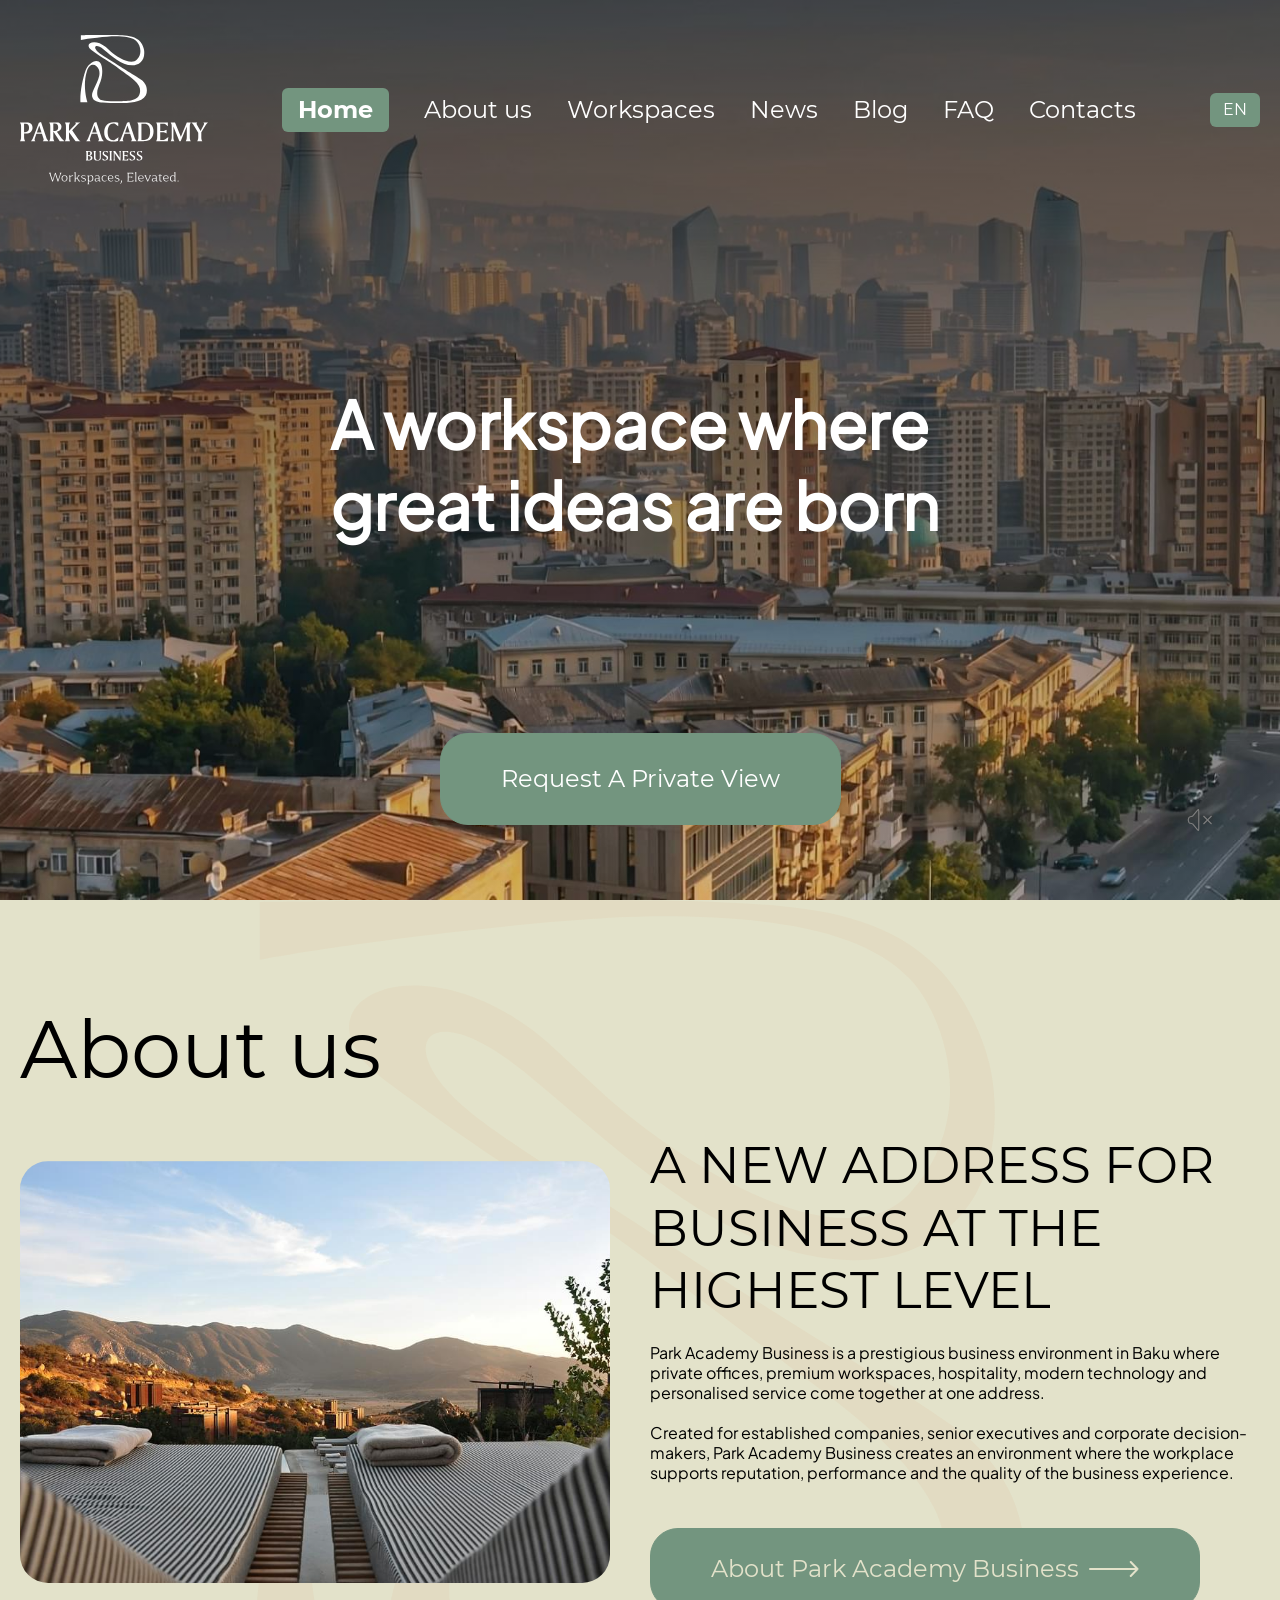
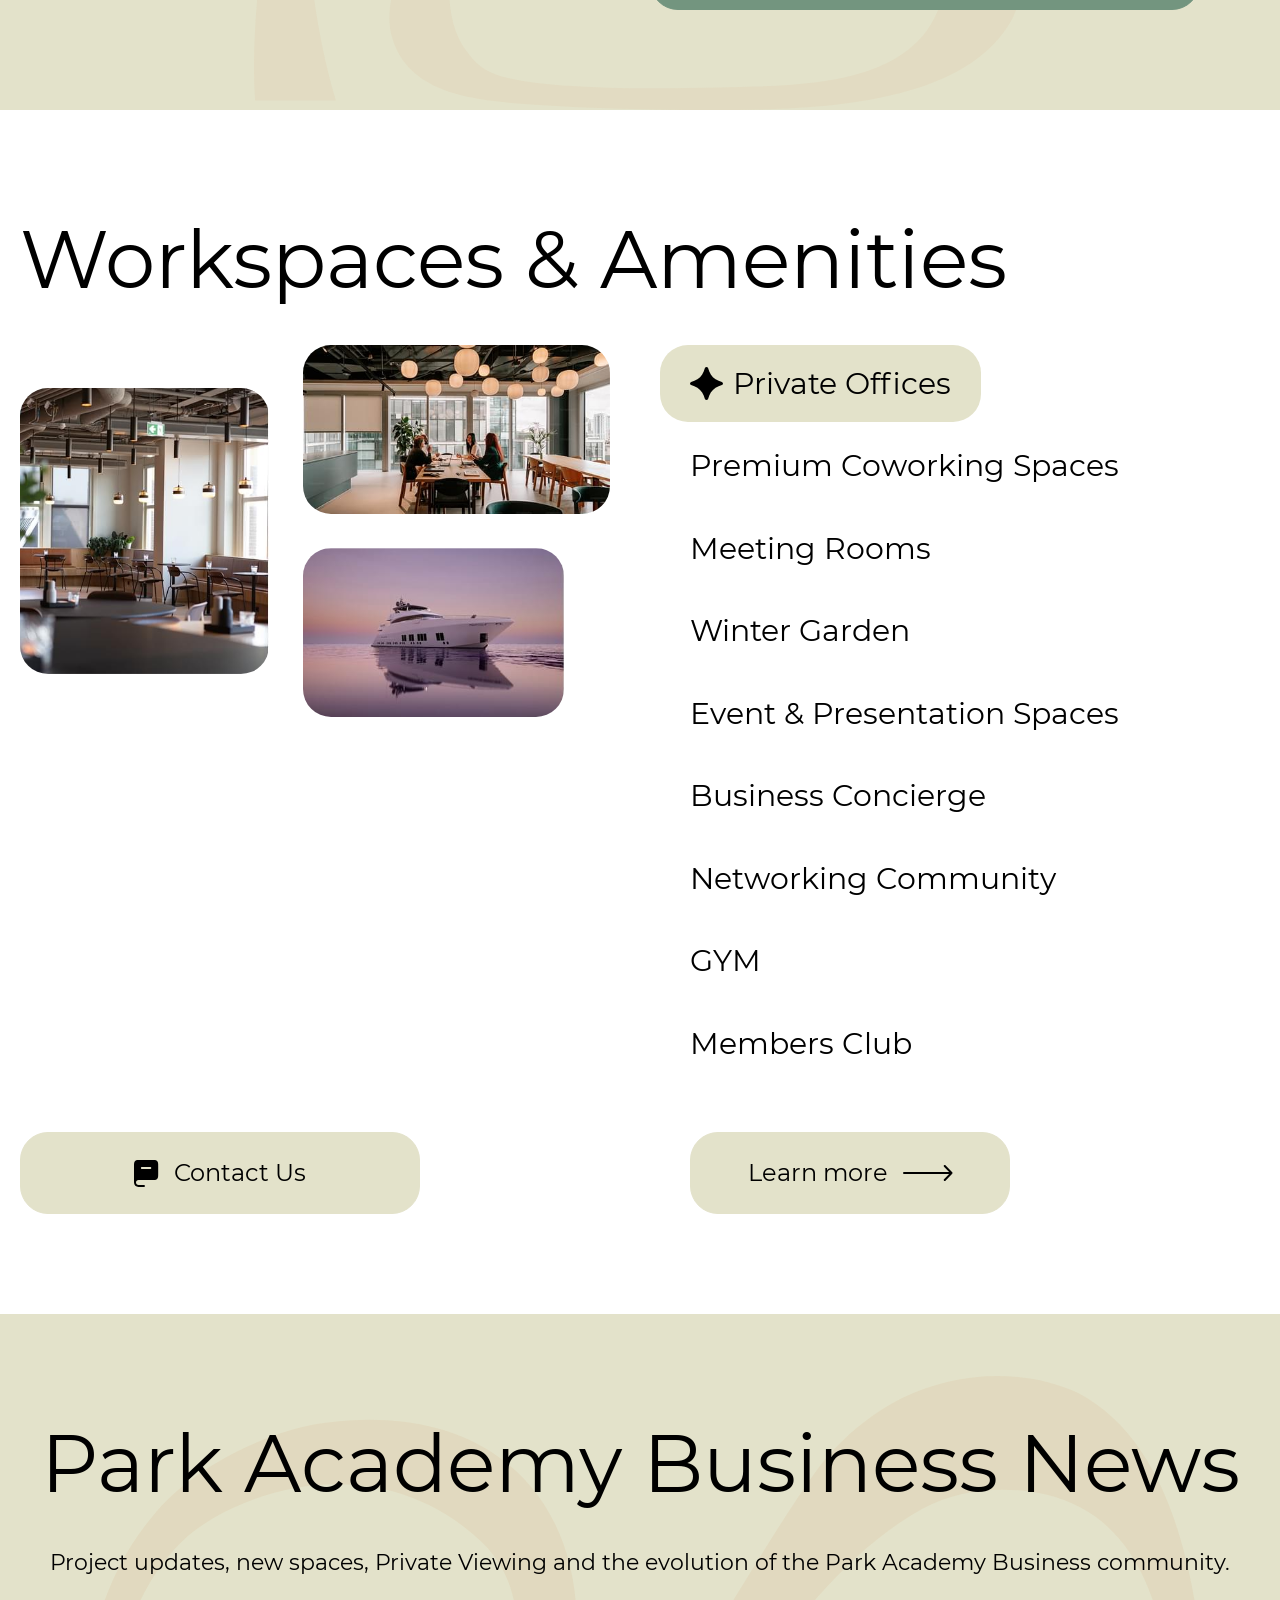
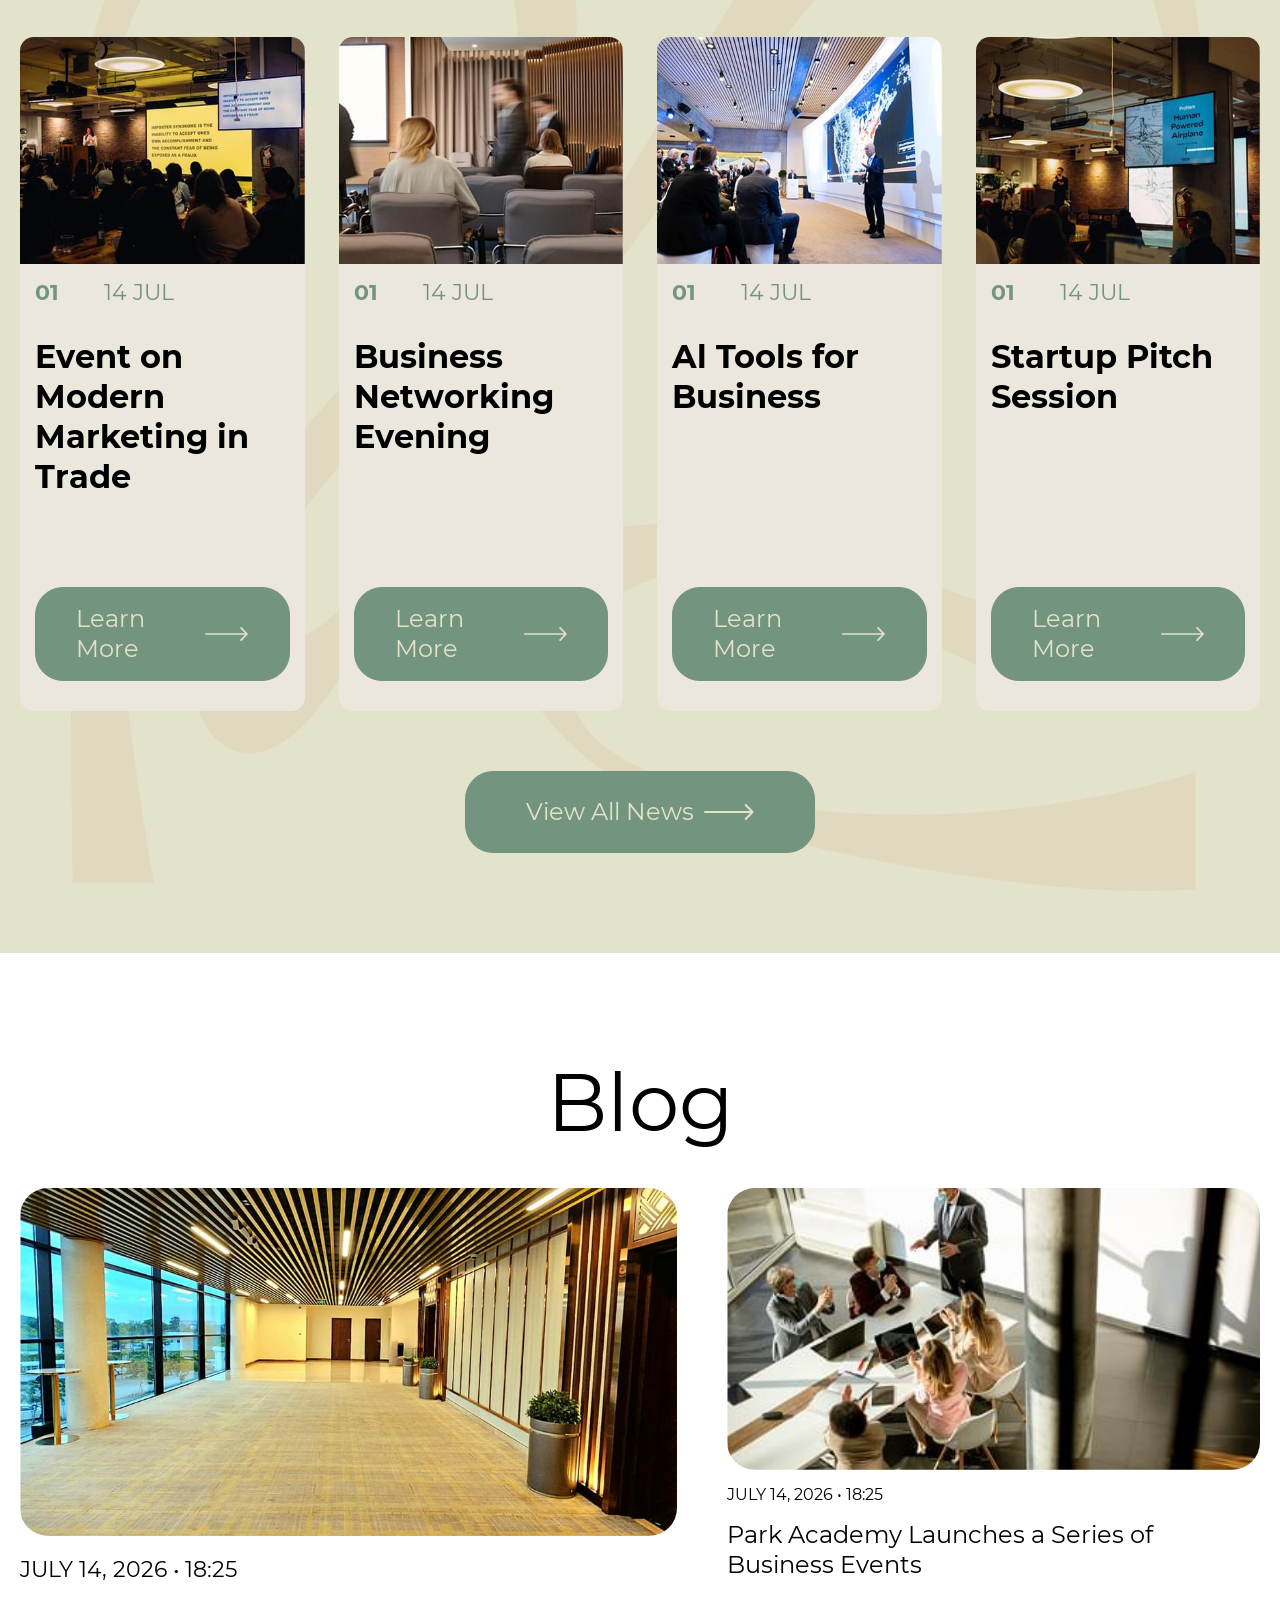
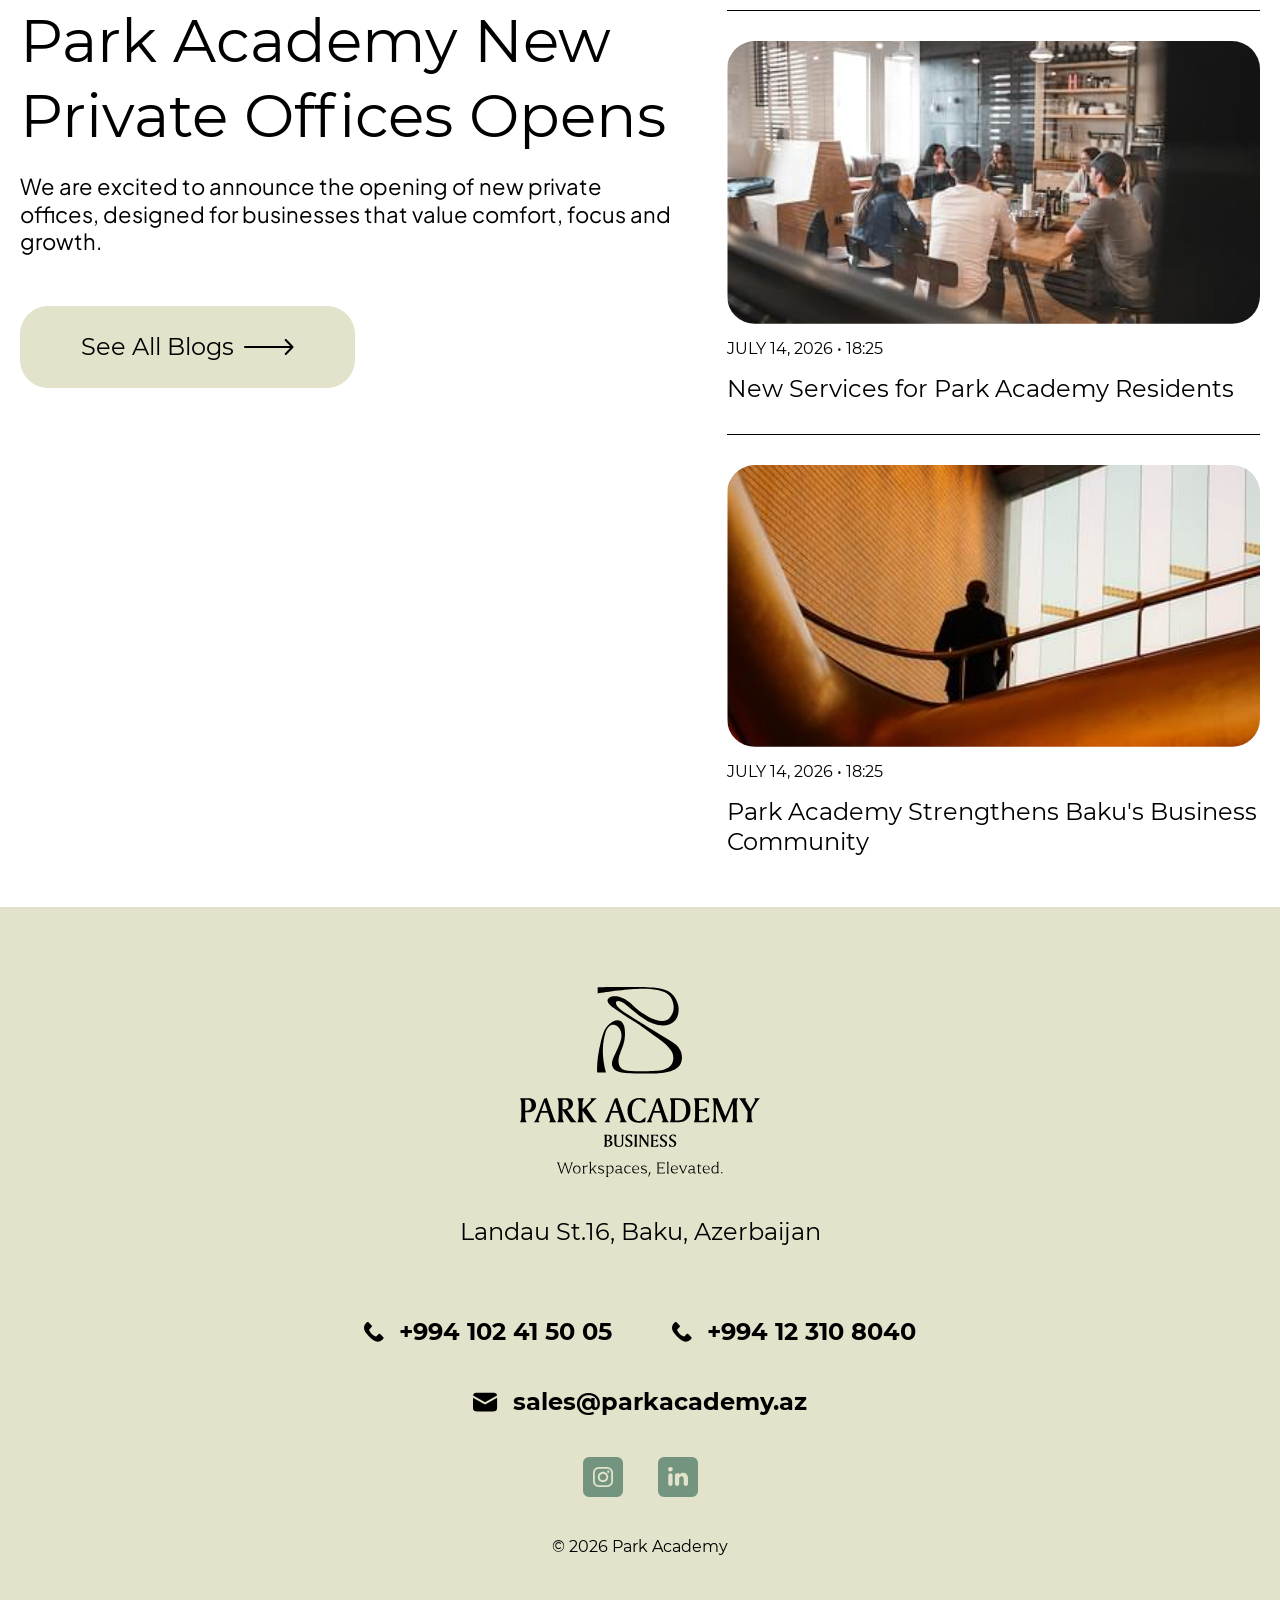
<file: index.html>
<!DOCTYPE html>
<html lang="en" class="">

<head>
	<title>Home</title>
	<meta charset="UTF-8">
	<meta name="format-detection" content="telephone=no">
	<!-- <style>body{opacity: 0;}</style> -->
	<link rel="stylesheet" href="css/style.min.css?_v=20261103130400">
	<link rel="shortcut icon" href="favicon.ico">
	<!-- <meta name="robots" content="noindex, nofollow"> -->
	<meta name="viewport" content="width=device-width, initial-scale=1.0">
</head>

<body class="main main-main">
	<div class="wrapper">
		<header class="header header-main">
			<div class="header__top">
				<div class="_container">
					<div class="header__burger">
						<span></span>
						<span></span>
						<span></span>
					</div>

					<a href="index.html" class="header__logo">
						<img src="img/logo.svg" alt="Image">
					</a>

					<nav class="header__navigation">
						<a href="index.html" class="header__link active">Home</a>
						<a href="about.html" class="header__link ">About us</a>
						<a href="workspaces.html" class="header__link ">Workspaces</a>
						<a href="news.html" class="header__link ">News</a>
						<a href="news.html" class="header__link ">Blog</a>
						<a href="faq.html" class="header__link ">FAQ</a>
						<a href="contacts.html" class="header__link ">Contacts</a>
					</nav>

					<select name="lang">
						<option data-href="#" value="en">EN</option>
						<option data-href="#" value="az">AZ</option>
						<option data-href="#" value="ru">РУ</option>
					</select>
				</div>
			</div>

			<div class="header__video">
				<video poster="img/video-first-frame.jpg" autoplay loop muted playsinline disablepictureinpicture disableremoteplayback aria-hidden="true">
					<source src="img/video-720.mp4" type="video/mp4" media="(max-width: 991.98px)">
					<source src="img/video-1080.mp4" type="video/mp4">
				</video>

				<div class="header__video-btn">
					<svg width="54" height="54" viewBox="0 0 54 54" fill="none" xmlns="http://www.w3.org/2000/svg">
						<path d="M7.10635 31.3439C5.50209 28.6702 5.50209 25.3298 7.10635 22.6561C7.5959 21.8402 8.40693 21.2686 9.33997 21.082L13.1493 20.3201C13.1538 20.3192 13.1561 20.3188 13.1583 20.3183C13.379 20.2732 13.5781 20.1547 13.7231 19.9823C13.7245 19.9806 13.726 19.9788 13.729 19.9752L21.9208 10.145C23.1034 8.72592 23.6947 8.01638 24.2223 8.20742C24.75 8.39846 24.75 9.32207 24.75 11.1693L24.75 42.8307C24.75 44.6779 24.75 45.6015 24.2223 45.7926C23.6947 45.9836 23.1034 45.2741 21.9208 43.855L13.729 34.0248C13.726 34.0212 13.7245 34.0194 13.7231 34.0177C13.5781 33.8453 13.379 33.7268 13.1583 33.6817C13.1561 33.6812 13.1538 33.6808 13.1493 33.6799L9.33997 32.918C8.40693 32.7314 7.5959 32.1598 7.10635 31.3439Z" stroke-width="2" />
						<path d="M33.75 33.75L47.25 20.25" stroke-width="2" stroke-linecap="round" />
						<path d="M47.25 33.75L33.75 20.25" stroke-width="2" stroke-linecap="round" />
					</svg>

					<svg width="31" height="27" viewBox="0 0 31 27" fill="none" xmlns="http://www.w3.org/2000/svg">
						<path d="M1.77988 15.9405C0.740078 14.2075 0.740078 12.0425 1.77988 10.3095C2.09718 9.78066 2.62285 9.41021 3.22759 9.28926L5.69659 8.79546C5.84369 8.76604 5.97628 8.68715 6.07231 8.57191L10.3864 3.39498C11.569 1.97592 12.1603 1.26638 12.6879 1.45742C13.2156 1.64846 13.2156 2.57207 13.2156 4.41928L13.2156 21.8307C13.2156 23.6779 13.2156 24.6015 12.6879 24.7926C12.1603 24.9836 11.569 24.2741 10.3864 22.855L6.07231 17.6781C5.97628 17.5628 5.84369 17.484 5.69659 17.4545L3.22759 16.9607C2.62285 16.8398 2.09718 16.4693 1.77988 15.9405Z" stroke-width="2" />
						<path d="M19.8299 7.96902C21.1903 9.32944 21.958 11.1724 21.9655 13.0963C21.9731 15.0202 21.22 16.8691 19.8704 18.2402" stroke-width="2" stroke-linecap="round" />
						<path d="M25.8402 4.87543C28.0169 7.0521 29.2451 10.0008 29.2572 13.0791C29.2693 16.1573 28.0644 19.1156 25.9049 21.3093" stroke-width="2" stroke-linecap="round" />
					</svg>
				</div>
			</div>

			<div class="header__content">
				<div class="_container">
					<h2 class="header__title" data-watch data-watch-once>A workspace where great ideas are born</h2>
					<div class="header__button-container" data-watch data-watch-once>
						<a href="#" class="header__button button modal-cart-open">
							<span>Request A Private View</span>
						</a>
					</div>
				</div>
			</div>
		</header>

		<div class="menu">
			<div class="menu__container">
				<nav class="menu__navigation">
					<a href="index.html" class="menu__link active">Home</a>
					<a href="about.html" class="menu__link ">About us</a>
					<a href="workspaces.html" class="menu__link ">Workspaces</a>
					<a href="news.html" class="menu__link ">News</a>
					<a href="news.html" class="menu__link ">Blog</a>
					<a href="faq.html" class="menu__link ">FAQ</a>
					<a href="contacts.html" class="menu__link ">Contacts</a>
				</nav>

				<div class="menu__contacts">
					<a href="tel:994102415005" class="menu__contact">
						<img src="img/icon/phone.svg" alt="Image">
						<span>+994 102 41 50 05</span>
					</a>
					<a href="tel:994123108040" class="menu__contact">
						<img src="img/icon/phone.svg" alt="Image">
						<span>+994 12 310 8040</span>
					</a>
					<a href="mailto:994102415005" class="menu__contact">
						<img src="img/icon/email.svg" alt="Image">
						<span>sales@parkacademy.az</span>
					</a>
				</div>

				<div class="menu__socials">
					<a href="#" class="menu__social">
						<img src="img/icon/instagram.svg" alt="Image">
					</a>
					<a href="#" class="menu__social">
						<img src="img/icon/linkeden.svg" alt="Image">
					</a>
				</div>
			</div>
		</div>

		<main class="page">
			<section class="about section">
				<div class="_container">
					<h2 class="about__title section__title" data-watch data-watch-once><span class="watcher-element left-x">About us</span></h2>

					<div class="about__body" data-watch data-watch-once>
						<div class="about__image watcher-element left-x">
							<img src="img/about/image01.jpg" alt="Image">
						</div>

						<div class="about__content" data-watch data-watch-once>
							<div class="about__content-inner watcher-element right-x">
								<h3 class="about__content-title">A new address for business at the highest level</h3>
								<p class="about__text">Park Academy Business is a prestigious business environment in
									Baku
									where private offices, premium workspaces, hospitality, modern technology and
									personalised service come together at one address.</p>
								<p class="about__text">Created for established companies, senior executives and
									corporate
									decision-makers, Park Academy Business creates an environment where the workplace
									supports reputation, performance and the quality of the business experience.</p>
								<a href="about.html" class="about__button button brown stroke">
									<span>About Park Academy Business</span>
									<svg width="50" height="16" viewBox="0 0 50 16" fill="none" xmlns="http://www.w3.org/2000/svg">
										<path d="M48.5 8L1 8M41.75 15L48.5 8L41.75 1" stroke-width="2" stroke-linecap="round" stroke-linejoin="round" />
									</svg>
								</a>
							</div>
						</div>
					</div>
				</div>
			</section>

			<section class="work-main section">
				<div class="_container">
					<h2 class="work-main__title section__title" data-watch data-watch-once><span class="watcher-element left-x">Workspaces & Amenities</span></h2>

					<div class="work-main__body" data-tabs data-tabs-scroll="991.98" data-watch data-watch-once>
						<div class="work-main__gallery watcher-element left-x" data-tabs-body>
							<div class="work-main__gallery-slide">
								<div class="work-main__gallery-left">
									<div class="work-main__gallery-image">
										<img src="img/workspace/image01.jpg" alt="Image">
									</div>
								</div>

								<div class="work-main__gallery-right">
									<div class="work-main__gallery-image">
										<img src="img/workspace/image02.jpg" alt="Image">
									</div>
									<div class="work-main__gallery-image">
										<img src="img/workspace/image03.jpg" alt="Image">
									</div>
								</div>
							</div>

							<div class="work-main__gallery-slide" hidden>
								<div class="work-main__gallery-left">
									<div class="work-main__gallery-image">
										<img src="img/workspace/image04.jpg" alt="Image">
									</div>
								</div>

								<div class="work-main__gallery-right">
									<div class="work-main__gallery-image">
										<img src="img/workspace/image05.jpg" alt="Image">
									</div>
									<div class="work-main__gallery-image">
										<img src="img/workspace/image06.jpg" alt="Image">
									</div>
								</div>
							</div>

							<div class="work-main__gallery-slide" hidden>
								<div class="work-main__gallery-left">
									<div class="work-main__gallery-image">
										<img src="img/workspace/image07.jpg" alt="Image">
									</div>
								</div>

								<div class="work-main__gallery-right">
									<div class="work-main__gallery-image">
										<img src="img/workspace/image08.jpg" alt="Image">
									</div>
									<div class="work-main__gallery-image">
										<img src="img/workspace/image09.jpg" alt="Image">
									</div>
								</div>
							</div>

							<div class="work-main__gallery-slide" hidden>
								<div class="work-main__gallery-left">
									<div class="work-main__gallery-image">
										<img src="img/workspace/image01.jpg" alt="Image">
									</div>
								</div>

								<div class="work-main__gallery-right">
									<div class="work-main__gallery-image">
										<img src="img/workspace/image02.jpg" alt="Image">
									</div>
									<div class="work-main__gallery-image">
										<img src="img/workspace/image03.jpg" alt="Image">
									</div>
								</div>
							</div>

							<div class="work-main__gallery-slide" hidden>
								<div class="work-main__gallery-left">
									<div class="work-main__gallery-image">
										<img src="img/workspace/image04.jpg" alt="Image">
									</div>
								</div>

								<div class="work-main__gallery-right">
									<div class="work-main__gallery-image">
										<img src="img/workspace/image05.jpg" alt="Image">
									</div>
									<div class="work-main__gallery-image">
										<img src="img/workspace/image06.jpg" alt="Image">
									</div>
								</div>
							</div>

							<div class="work-main__gallery-slide" hidden>
								<div class="work-main__gallery-left">
									<div class="work-main__gallery-image">
										<img src="img/workspace/image07.jpg" alt="Image">
									</div>
								</div>

								<div class="work-main__gallery-right">
									<div class="work-main__gallery-image">
										<img src="img/workspace/image08.jpg" alt="Image">
									</div>
									<div class="work-main__gallery-image">
										<img src="img/workspace/image09.jpg" alt="Image">
									</div>
								</div>
							</div>

							<div class="work-main__gallery-slide" hidden>
								<div class="work-main__gallery-left">
									<div class="work-main__gallery-image">
										<img src="img/workspace/image01.jpg" alt="Image">
									</div>
								</div>

								<div class="work-main__gallery-right">
									<div class="work-main__gallery-image">
										<img src="img/workspace/image02.jpg" alt="Image">
									</div>
									<div class="work-main__gallery-image">
										<img src="img/workspace/image03.jpg" alt="Image">
									</div>
								</div>
							</div>

							<div class="work-main__gallery-slide" hidden>
								<div class="work-main__gallery-left">
									<div class="work-main__gallery-image">
										<img src="img/workspace/image04.jpg" alt="Image">
									</div>
								</div>

								<div class="work-main__gallery-right">
									<div class="work-main__gallery-image">
										<img src="img/workspace/image05.jpg" alt="Image">
									</div>
									<div class="work-main__gallery-image">
										<img src="img/workspace/image06.jpg" alt="Image">
									</div>
								</div>
							</div>

							<div class="work-main__gallery-slide" hidden>
								<div class="work-main__gallery-left">
									<div class="work-main__gallery-image">
										<img src="img/workspace/image07.jpg" alt="Image">
									</div>
								</div>

								<div class="work-main__gallery-right">
									<div class="work-main__gallery-image">
										<img src="img/workspace/image08.jpg" alt="Image">
									</div>
									<div class="work-main__gallery-image">
										<img src="img/workspace/image09.jpg" alt="Image">
									</div>
								</div>
							</div>
						</div>

						<div class="work-main__navigation" data-tabs-titles data-watch data-watch-once>
							<div class="work-main__nav-item _tab-active">
								<img src="img/icon/star.svg" alt="Image">
								<span>Private Offices</span>
							</div>
							<div class="work-main__nav-item">
								<img src="img/icon/star.svg" alt="Image">
								<span>Premium Coworking Spaces</span>
							</div>
							<div class="work-main__nav-item">
								<img src="img/icon/star.svg" alt="Image">
								<span>Meeting Rooms</span>
							</div>
							<div class="work-main__nav-item">
								<img src="img/icon/star.svg" alt="Image">
								<span>Winter Garden</span>
							</div>
							<div class="work-main__nav-item">
								<img src="img/icon/star.svg" alt="Image">
								<span>Event & Presentation Spaces</span>
							</div>
							<div class="work-main__nav-item">
								<img src="img/icon/star.svg" alt="Image">
								<span>Business Concierge</span>
							</div>
							<div class="work-main__nav-item">
								<img src="img/icon/star.svg" alt="Image">
								<span>Networking Community</span>
							</div>
							<div class="work-main__nav-item">
								<img src="img/icon/star.svg" alt="Image">
								<span>GYM</span>
							</div>
							<div class="work-main__nav-item">
								<img src="img/icon/star.svg" alt="Image">
								<span>Members Club</span>
							</div>
						</div>
					</div>

					<div class="work-main__footer" data-watch data-watch-once>
						<div class="work-main__button-wrap">
							<a href="contacts.html" class="work-main__button button secondary fill">
								<svg width="25" height="27" viewBox="0 0 25 27" fill="none" xmlns="http://www.w3.org/2000/svg">
									<path fill-rule="evenodd" clip-rule="evenodd" d="M4.46774 19.0323H17.6452C20.2607 19.0323 21.5685 19.0323 22.381 18.2197C23.1936 17.4072 23.1936 16.0994 23.1936 13.4839V6.54839C23.1936 3.93285 23.1936 2.62509 22.381 1.81254C21.5685 1 20.2607 1 17.6452 1H6.54839C3.93285 1 2.62509 1 1.81254 1.81254C1 2.62509 1 3.93285 1 6.54839V22.5C1 20.5848 2.55256 19.0323 4.46774 19.0323ZM18.2561 7.93511C18.2561 6.83054 17.3607 5.93511 16.2561 5.93511L7.93383 5.93511C6.82926 5.93511 5.93383 6.83054 5.93383 7.93511C5.93383 9.03968 6.82926 9.93511 7.93383 9.93511L16.2561 9.93511C17.3607 9.93511 18.2561 9.03968 18.2561 7.93511Z" />
									<path d="M22.381 18.2197L21.6739 17.5126L21.6739 17.5126L22.381 18.2197ZM22.381 1.81254L21.6739 2.51965L21.6739 2.51965L22.381 1.81254ZM16.2561 5.93511V6.93511V6.93511V5.93511ZM7.93383 5.93511V4.93511V4.93511V5.93511ZM7.93383 9.93511V8.93511V8.93511V9.93511ZM16.2561 9.93511V10.9351V10.9351V9.93511ZM17.6452 19.0323V18.0323H4.46774V19.0323V20.0323H17.6452V19.0323ZM22.381 18.2197L21.6739 17.5126C21.4844 17.7021 21.2005 17.853 20.556 17.9396C19.8826 18.0301 18.9812 18.0323 17.6452 18.0323V19.0323V20.0323C18.9247 20.0323 19.9849 20.0344 20.8225 19.9218C21.6888 19.8053 22.4651 19.5499 23.0881 18.9268L22.381 18.2197ZM23.1936 13.4839H22.1936C22.1936 14.8199 22.1914 15.7213 22.1009 16.3947C22.0142 17.0392 21.8634 17.3231 21.6739 17.5126L22.381 18.2197L23.0881 18.9268C23.7112 18.3038 23.9666 17.5275 24.0831 16.6612C24.1957 15.8236 24.1936 14.7634 24.1936 13.4839H23.1936ZM23.1936 6.54839H22.1936V13.4839H23.1936H24.1936V6.54839H23.1936ZM22.381 1.81254L21.6739 2.51965C21.8634 2.70915 22.0142 2.99303 22.1009 3.63759C22.1914 4.31092 22.1936 5.21235 22.1936 6.54839H23.1936H24.1936C24.1936 5.26889 24.1957 4.20867 24.0831 3.3711C23.9666 2.50475 23.7112 1.72848 23.0881 1.10544L22.381 1.81254ZM17.6452 1V2C18.9812 2 19.8826 2.00212 20.556 2.09265C21.2005 2.17931 21.4844 2.33015 21.6739 2.51965L22.381 1.81254L23.0881 1.10544C22.4651 0.482396 21.6888 0.226961 20.8225 0.110485C19.9849 -0.00212371 18.9247 0 17.6452 0V1ZM6.54839 1V2H17.6452V1V0H6.54839V1ZM1.81254 1.81254L2.51965 2.51965C2.70915 2.33015 2.99303 2.17931 3.63759 2.09265C4.31092 2.00212 5.21235 2 6.54839 2V1V0C5.26889 0 4.20867 -0.00212371 3.3711 0.110485C2.50476 0.226961 1.72848 0.482396 1.10544 1.10544L1.81254 1.81254ZM1 6.54839H2C2 5.21235 2.00212 4.31092 2.09265 3.63759C2.17931 2.99303 2.33015 2.70915 2.51965 2.51965L1.81254 1.81254L1.10544 1.10544C0.482396 1.72848 0.226961 2.50476 0.110485 3.3711C-0.00212371 4.20867 0 5.26889 0 6.54839H1ZM1 22.5H2V6.54839H1H0V22.5H1ZM4.46774 19.0323V18.0323C2.00028 18.0323 0 20.0325 0 22.5H1H2C2 21.1371 3.10485 20.0323 4.46774 20.0323V19.0323ZM16.2561 5.93511V6.93511C16.8084 6.93511 17.2561 7.38283 17.2561 7.93511H18.2561H19.2561C19.2561 6.27826 17.913 4.93511 16.2561 4.93511V5.93511ZM7.93383 5.93511V6.93511L16.2561 6.93511V5.93511V4.93511L7.93383 4.93511V5.93511ZM5.93383 7.93511H6.93383C6.93383 7.38283 7.38155 6.93511 7.93383 6.93511V5.93511V4.93511C6.27698 4.93511 4.93383 6.27826 4.93383 7.93511H5.93383ZM7.93383 9.93511V8.93511C7.38155 8.93511 6.93383 8.4874 6.93383 7.93511H5.93383H4.93383C4.93383 9.59197 6.27698 10.9351 7.93383 10.9351V9.93511ZM16.2561 9.93511V8.93511L7.93383 8.93511V9.93511V10.9351L16.2561 10.9351V9.93511ZM18.2561 7.93511H17.2561C17.2561 8.4874 16.8084 8.93511 16.2561 8.93511V9.93511V10.9351C17.913 10.9351 19.2561 9.59197 19.2561 7.93511H18.2561ZM10.7097 25.9677V24.9677H4.46774V25.9677V26.9677H10.7097V25.9677ZM1 22.5H0C0 24.9675 2.00028 26.9677 4.46774 26.9677V25.9677V24.9677C3.10485 24.9677 2 23.8629 2 22.5H1Z" />
								</svg>
								<span>Contact Us</span>
							</a>
						</div>

						<div class="work-main__button-wrap">
							<a href="workspaces.html" class="work-main__button button secondary stroke">
								<span>Learn more</span>
								<svg width="50" height="16" viewBox="0 0 50 16" fill="none" xmlns="http://www.w3.org/2000/svg">
									<path d="M48.5 8L1 8M41.75 15L48.5 8L41.75 1" stroke-width="2" stroke-linecap="round" stroke-linejoin="round" />
								</svg>
							</a>
						</div>
					</div>
				</div>
			</section>

			<section class="news-main section">
				<div class="_container">
					<h2 class="news-main__title section__title center" data-watch data-watch-once><span class="watcher-element left-x">Park Academy Business News</span></h2>

					<div class="news-main__subtitle" data-watch data-watch-once>Project updates, new spaces, Private
						Viewing and the evolution of
						the Park Academy Business community.</div>

					<div class="news-main__body">
						<a href="article.html" class="news-main__item" data-watch data-watch-once>
							<div class="news-main__item-wrap">
								<div class="news-main__item-image">
									<img src="img/news/image01.jpg" alt="Image">
								</div>
								<div class="news-main__item-row">
									<div class="news-main__item-num">01</div>
									<div class="news-main__item-date">14 JUL</div>
								</div>
								<h3 class="news-main__item-title">Event on Modern Marketing in Trade</h3>
								<div class="news-main__item-btn-wrap">
									<div class="news-main__item-btn button brown stroke">
										<span>Learn More</span>
										<svg width="50" height="16" viewBox="0 0 50 16" fill="none" xmlns="http://www.w3.org/2000/svg">
											<path d="M48.5 8L1 8M41.75 15L48.5 8L41.75 1" stroke-width="2" stroke-linecap="round" stroke-linejoin="round" />
										</svg>
									</div>
								</div>
							</div>
						</a>

						<a href="article.html" class="news-main__item" data-watch data-watch-once>
							<div class="news-main__item-wrap">
								<div class="news-main__item-image">
									<img src="img/news/image02.jpg" alt="Image">
								</div>
								<div class="news-main__item-row">
									<div class="news-main__item-num">01</div>
									<div class="news-main__item-date">14 JUL</div>
								</div>
								<h3 class="news-main__item-title">Business Networking Evening</h3>
								<div class="news-main__item-btn-wrap">
									<div class="news-main__item-btn button brown stroke">
										<span>Learn More</span>
										<svg width="50" height="16" viewBox="0 0 50 16" fill="none" xmlns="http://www.w3.org/2000/svg">
											<path d="M48.5 8L1 8M41.75 15L48.5 8L41.75 1" stroke-width="2" stroke-linecap="round" stroke-linejoin="round" />
										</svg>
									</div>
								</div>
							</div>
						</a>

						<a href="article.html" class="news-main__item" data-watch data-watch-once>
							<div class="news-main__item-wrap">
								<div class="news-main__item-image">
									<img src="img/news/image03.jpg" alt="Image">
								</div>
								<div class="news-main__item-row">
									<div class="news-main__item-num">01</div>
									<div class="news-main__item-date">14 JUL</div>
								</div>
								<h3 class="news-main__item-title">Al Tools for Business</h3>
								<div class="news-main__item-btn-wrap">
									<div class="news-main__item-btn button brown stroke">
										<span>Learn More</span>
										<svg width="50" height="16" viewBox="0 0 50 16" fill="none" xmlns="http://www.w3.org/2000/svg">
											<path d="M48.5 8L1 8M41.75 15L48.5 8L41.75 1" stroke-width="2" stroke-linecap="round" stroke-linejoin="round" />
										</svg>
									</div>
								</div>
							</div>
						</a>

						<a href="article.html" class="news-main__item" data-watch data-watch-once>
							<div class="news-main__item-wrap">
								<div class="news-main__item-image">
									<img src="img/news/image04.jpg" alt="Image">
								</div>
								<div class="news-main__item-row">
									<div class="news-main__item-num">01</div>
									<div class="news-main__item-date">14 JUL</div>
								</div>
								<h3 class="news-main__item-title">Startup Pitch Session</h3>
								<div class="news-main__item-btn-wrap">
									<div class="news-main__item-btn button brown stroke">
										<span>Learn More</span>
										<svg width="50" height="16" viewBox="0 0 50 16" fill="none" xmlns="http://www.w3.org/2000/svg">
											<path d="M48.5 8L1 8M41.75 15L48.5 8L41.75 1" stroke-width="2" stroke-linecap="round" stroke-linejoin="round" />
										</svg>
									</div>
								</div>
							</div>
						</a>
					</div>

					<div class="news-main__btn-wrap" data-watch data-watch-once>
						<a href="news.html" class="news-main__btn button stroke brown">
							<span>View All News</span>
							<svg width="50" height="16" viewBox="0 0 50 16" fill="none" xmlns="http://www.w3.org/2000/svg">
								<path d="M48.5 8L1 8M41.75 15L48.5 8L41.75 1" stroke-width="2" stroke-linecap="round" stroke-linejoin="round" />
							</svg>
						</a>
					</div>
				</div>
			</section>

			<section class="blog section">
				<div class="_container">
					<h2 class="blog__title section__title center" data-watch data-watch-once><span class="watcher-element left-x">Blog</span></h2>

					<div class="blog__body" data-watch data-watch-once>
						<div class="blog__content watcher-element left-x">
							<a href="article.html" class="blog__image">
								<img src="img/blog/image01.jpg" alt="Image">
							</a>
							<div class="blog__date">JULY 14, 2026 • 18:25</div>
							<h3 class="blog__content-title">Park Academy New Private Offices Opens</h3>
							<p class="blog__text">We are excited to announce the opening of new private offices,
								designed for businesses that value comfort, focus and growth.</p>
							<div class="blog__btn-wrap">
								<a href="news.html" class="blog__btn button secondary stroke">
									<span>See All Blogs</span>
									<svg width="50" height="16" viewBox="0 0 50 16" fill="none" xmlns="http://www.w3.org/2000/svg">
										<path d="M48.5 8L1 8M41.75 15L48.5 8L41.75 1" stroke-width="2" stroke-linecap="round" stroke-linejoin="round" />
									</svg>
								</a>
							</div>
						</div>

						<div class="blog__list" data-watch data-watch-once>
							<div class="blog__article" data-watch data-watch-once>
								<a href="article.html" class="blog__article-wrap watcher-element right-x">
									<div class="blog__article-img">
										<img src="img/blog/image02.jpg" alt="Image">
									</div>
									<div class="blog__article-content">
										<div class="blog__article-date">JULY 14, 2026 • 18:25</div>
										<div class="blog__article-title">Park Academy Launches a Series of Business
											Events
										</div>
									</div>
								</a>
							</div>
							<div class="blog__article" data-watch data-watch-once>
								<a href="article.html" class="blog__article-wrap watcher-element right-x">
									<div class="blog__article-img">
										<img src="img/blog/image03.jpg" alt="Image">
									</div>
									<div class="blog__article-content">
										<div class="blog__article-date">JULY 14, 2026 • 18:25</div>
										<div class="blog__article-title">New Services for Park Academy Residents</div>
									</div>
								</a>
							</div>
							<div class="blog__article" data-watch data-watch-once>
								<a href="article.html" class="blog__article-wrap watcher-element right-x">
									<div class="blog__article-img">
										<img src="img/blog/image04.jpg" alt="Image">
									</div>
									<div class="blog__article-content">
										<div class="blog__article-date">JULY 14, 2026 • 18:25</div>
										<div class="blog__article-title">Park Academy Strengthens Baku's Business
											Community
										</div>
									</div>
								</a>
							</div>
						</div>
					</div>
				</div>
			</section>

			<!-- <div class="info">
				<div class="_container">
					<div class="info__body">
						<h1>SEO</h1>
						<p><a href="#">It has long been</a> known that readable content distracts a person evaluating a
							page's layout. The point of using Lorem Ipsum is that the text features a more or less
							natural distribution of letters—unlike, for example, "Here goes text. Here goes text"—making
							it resemble actual narrative text. Many desktop publishing and web design programs use Lorem
							Ipsum as a placeholder, and searching for the term "lorem ipsum" reveals numerous websites
							that are still in the early stages of development. Various versions of Lorem Ipsum have
							emerged over the years; some appeared by accident, while others were created intentionally
							(including humorous ones).</p>
						<blockquote>It has long been known that readable content distracts a person evaluating a page's
							layout. The point of using Lorem Ipsum is that the text features a more or less natural
							distribution of letters—unlike, for example, "Here goes text. Here goes text"—making it
							resemble actual narrative text.</blockquote>
						<p>It has long been known that readable content distracts a person evaluating a page's layout.
							The point of using Lorem Ipsum is that the text features a more or less natural distribution
							of letters—unlike, for example, "Here goes text. Here goes text"—making it resemble actual
							narrative text.</p>
						<ul>
							<li>Here goes text"—making it</li>
							<li>Here goes text"—making it</li>
						</ul>
						<p>It has long been known that readable content distracts a person evaluating a page's layout.
							The point of using Lorem Ipsum is that the text features a more or less natural distribution
							of letters—unlike, for example, "Here goes text. Here goes text"—making it resemble actual
							narrative text.</p>
						<ol>
							<li>Here goes text"—making it</li>
							<li>Here goes text"—making it</li>
						</ol>
						<table>
							<tr>
								<th>Table column name</th>
								<th>Table column name</th>
								<th>Table column name</th>
								<th>Table column name</th>
							</tr>
							<tr>
								<td>Table Content</td>
								<td>Here is also the content of the table</td>
								<td>Here is also the content of the table</td>
								<td>Table Content</td>
							</tr>
							<tr>
								<td>Table Content</td>
								<td>Here is also the content of the table</td>
								<td>Here is also the content of the table</td>
								<td>Table Content</td>
							</tr>
							<tr>
								<td>Table Content</td>
								<td>Here is also the content of the table</td>
								<td>Here is also the content of the table</td>
								<td>Table Content</td>
							</tr>
							<tr>
								<td>Table Content</td>
								<td>Here is also the content of the table</td>
								<td>Here is also the content of the table</td>
								<td>Table Content</td>
							</tr>
						</table>
						<h1>H1 Heading — 100 px</h1>
						<h2>H2 Heading — 70 px</h2>
						<h3>H3 Heading — 60 px</h3>
						<h4>H4 Heading — 45 px</h4>
						<h5>H5 Heading — 22 px</h5>
						<h6>H6 Heading — 20 px</h6>
					</div>
				</div>
			</div> -->
		</main>

		<div aria-hidden="true" class="popup">
			<div class="popup__wrapper">
				<div class="popup__content" novalidate>
					<div class="popup__close">
						<span></span>
						<span></span>
					</div>

					<form class="form form-popup">
						<div class="form__title">Request A Private View</div>
						<div class="form__row">
							<div class="form__row-name">Name</div>
							<input type="text" name="name" class="form__input" placeholder="Your Name" autocomplete="off" required>
						</div>
						<div class="form__row">
							<div class="form__row-name">Phone</div>
							<input type="tel" name="phone" class="form__input" placeholder="+ 000 (0)  11 111 11 11" autocomplete="off" required>
						</div>
						<div class="form__row">
							<div class="form__row-name">E-mail</div>
							<input type="email" name="email" class="form__input" placeholder="name@****" autocomplete="off" required>
						</div>
						<div class="form__row">
							<div class="form__row-name">Company</div>
							<input type="text" name="company" class="form__input" placeholder="Your Company" autocomplete="off" required>
						</div>
						<div class="form__row">
							<div class="form__row-name">Your information</div>
							<textarea name="info" class="form__input" placeholder="Enter text" autocomplete="off"></textarea>
						</div>

						<div class="form__button-wrap">
							<div class="form__button">
								<input type="submit">
								<span>Send</span>
							</div>
						</div>
					</form>
				</div>
			</div>
		</div>
		<footer class="footer">
			<div class="_container">
				<a href="index.html" class="footer__logo">
					<img src="img/logo-dark.svg" alt="Image">
				</a>

				<div class="footer__adress">Landau St.16, Baku, Azerbaijan</div>

				<div class="footer__contacts">
					<a href="tel:994102415005" class="footer__contact">
						<svg width="18" height="18" viewBox="0 0 18 18" fill="none" xmlns="http://www.w3.org/2000/svg">
							<path d="M1.75738 1.16935L2.63381 0.292922C3.02433 -0.0976021 3.6575 -0.0976027 4.04802 0.292922L6.84434 3.08924C7.23486 3.47976 7.23486 4.11292 6.84434 4.50345L4.92037 6.42741C4.60576 6.74203 4.52776 7.22266 4.72674 7.62062C5.87701 9.92116 7.74241 11.7866 10.043 12.9368C10.4409 13.1358 10.9215 13.0578 11.2362 12.7432L13.1601 10.8192C13.5507 10.4287 14.1838 10.4287 14.5743 10.8192L17.3707 13.6156C17.7612 14.0061 17.7612 14.6392 17.3707 15.0298L16.4942 15.9062C14.3829 18.0175 11.0403 18.2551 8.65158 16.4636L7.02212 15.2415C5.27859 13.9338 3.72977 12.385 2.42212 10.6415L1.20002 9.01199C-0.591519 6.62327 -0.353968 3.2807 1.75738 1.16935Z" />
						</svg>
						<span>+994 102 41 50 05</span>
					</a>
					<a href="tel:994123108040" class="footer__contact">
						<svg width="18" height="18" viewBox="0 0 18 18" fill="none" xmlns="http://www.w3.org/2000/svg">
							<path d="M1.75738 1.16935L2.63381 0.292922C3.02433 -0.0976021 3.6575 -0.0976027 4.04802 0.292922L6.84434 3.08924C7.23486 3.47976 7.23486 4.11292 6.84434 4.50345L4.92037 6.42741C4.60576 6.74203 4.52776 7.22266 4.72674 7.62062C5.87701 9.92116 7.74241 11.7866 10.043 12.9368C10.4409 13.1358 10.9215 13.0578 11.2362 12.7432L13.1601 10.8192C13.5507 10.4287 14.1838 10.4287 14.5743 10.8192L17.3707 13.6156C17.7612 14.0061 17.7612 14.6392 17.3707 15.0298L16.4942 15.9062C14.3829 18.0175 11.0403 18.2551 8.65158 16.4636L7.02212 15.2415C5.27859 13.9338 3.72977 12.385 2.42212 10.6415L1.20002 9.01199C-0.591519 6.62327 -0.353968 3.2807 1.75738 1.16935Z" />
						</svg>
						<span>+994 12 310 8040</span>
					</a>
				</div>

				<a href="mailto:sales@parkacademy.az" class="footer__mail">
					<svg width="24" height="18" viewBox="0 0 24 18" fill="none" xmlns="http://www.w3.org/2000/svg">
						<path d="M23.1396 5.00195C23.1414 5.3136 23.1426 5.6457 23.1426 6V12C23.1426 14.8284 23.1424 16.2424 22.2637 17.1211C21.385 17.9997 19.971 18 17.1426 18H6C3.17157 18 1.75759 17.9998 0.878906 17.1211C0.000226612 16.2424 0 14.8284 0 12V6C0 5.6457 0.000226101 5.3136 0.00195312 5.00195L10.5996 10.8906C11.2037 11.2262 11.9389 11.2262 12.543 10.8906L23.1396 5.00195ZM17.1426 0C19.971 0 21.385 0.00027047 22.2637 0.878906C22.7301 1.34533 22.9471 1.96266 23.0498 2.8623C22.9159 2.87472 22.7823 2.91392 22.6572 2.9834L11.5713 9.1416L0.485352 2.9834C0.35995 2.91377 0.225991 2.87461 0.0917969 2.8623C0.194464 1.9626 0.412464 1.34535 0.878906 0.878906C1.75759 0.000226594 3.17157 0 6 0H17.1426Z" />
					</svg>
					<span>sales@parkacademy.az</span>
				</a>

				<div class="footer__socials">
					<a href="#" class="footer__social">
						<svg width="20" height="20" viewBox="0 0 20 20" fill="none" xmlns="http://www.w3.org/2000/svg">
							<path d="M10 1.80723C12.6506 1.80723 13.0121 1.80723 14.0964 1.80723C14.7479 1.80723 15.1792 1.91733 15.502 2.0259C15.7711 2.11642 16.0317 2.23106 16.288 2.35321C16.591 2.49757 16.8497 2.63283 17.1084 2.89157C17.4699 3.25301 17.7108 3.61446 17.8313 4.09639C17.9518 4.45783 18.0723 4.93976 18.1928 5.90362C18.1928 6.98795 18.1928 7.22892 18.1928 10C18.1928 12.7711 18.1928 13.0121 18.1928 14.0964C18.1928 14.7479 18.0827 15.1792 17.9741 15.502C17.8836 15.7711 17.7689 16.0317 17.6468 16.288C17.5024 16.591 17.3672 16.8497 17.1084 17.1084C16.747 17.4699 16.3855 17.7108 15.9036 17.8313C15.5422 17.9518 15.0602 18.0723 14.0964 18.1928C13.0121 18.1928 12.7711 18.1928 10 18.1928C7.22892 18.1928 6.98795 18.1928 5.90362 18.1928C5.25208 18.1928 4.82076 18.0827 4.498 17.9741C4.2289 17.8836 3.96826 17.7689 3.71197 17.6468C3.40904 17.5024 3.1503 17.3672 2.89157 17.1084C2.53012 16.747 2.28916 16.3855 2.16868 15.9036C2.04819 15.5422 1.92771 15.0602 1.80723 14.0964C1.80723 13.0121 1.80723 12.7711 1.80723 10C1.80723 7.22892 1.80723 6.98795 1.80723 5.90362C1.80723 5.25208 1.91733 4.82076 2.0259 4.498C2.11642 4.2289 2.23106 3.96826 2.3532 3.71196C2.49757 3.40904 2.63283 3.1503 2.89157 2.89157C3.25301 2.53012 3.61446 2.28916 4.09639 2.16868C4.45783 2.04819 4.93976 1.92771 5.90362 1.80723C6.98795 1.80723 7.3494 1.80723 10 1.80723ZM10 0C7.22892 0 6.98795 0 5.90362 0C4.81928 0 4.09639 0.240965 3.49398 0.481928C2.89157 0.722892 2.28916 1.08434 1.68675 1.68675C1.08434 2.28916 0.843374 2.77109 0.481928 3.49398C0.240965 4.09639 0.120482 4.81928 0 5.90362C0 6.98795 0 7.3494 0 10C0 12.7711 0 13.0121 0 14.0964C0 15.1807 0.240965 15.9036 0.481928 16.506C0.722892 17.1084 1.08434 17.7108 1.68675 18.3133C2.28916 18.9157 2.77109 19.1566 3.49398 19.5181C4.09639 19.759 4.81928 19.8795 5.90362 20C6.98795 20 7.3494 20 10 20C12.6506 20 13.0121 20 14.0964 20C15.1807 20 15.9036 19.759 16.506 19.5181C17.1084 19.2771 17.7108 18.9157 18.3133 18.3133C18.9157 17.7108 19.1566 17.2289 19.5181 16.506C19.759 15.9036 19.8795 15.1807 20 14.0964C20 13.0121 20 12.6506 20 10C20 7.3494 20 6.98795 20 5.90362C20 4.81928 19.759 4.09639 19.5181 3.49398C19.2771 2.89157 18.9157 2.28916 18.3133 1.68675C17.7108 1.08434 17.2289 0.843374 16.506 0.481928C15.9036 0.240965 15.1807 0.120482 14.0964 0C13.0121 0 12.7711 0 10 0Z" />
							<path d="M10 4.81928C7.10843 4.81928 4.81928 7.10843 4.81928 10C4.81928 12.8916 7.10843 15.1807 10 15.1807C12.8916 15.1807 15.1807 12.8916 15.1807 10C15.1807 7.10843 12.8916 4.81928 10 4.81928ZM10 13.3735C8.19277 13.3735 6.62651 11.9277 6.62651 10C6.62651 8.19277 8.07229 6.62651 10 6.62651C11.8072 6.62651 13.3735 8.07229 13.3735 10C13.3735 11.8072 11.8072 13.3735 10 13.3735Z" />
							<path d="M15.3012 5.90362C15.9666 5.90362 16.506 5.3642 16.506 4.6988C16.506 4.03339 15.9666 3.49398 15.3012 3.49398C14.6358 3.49398 14.0964 4.03339 14.0964 4.6988C14.0964 5.3642 14.6358 5.90362 15.3012 5.90362Z" />
						</svg>
					</a>
					<a href="#" class="footer__social">
						<svg width="15" height="15" viewBox="0 0 15 15" fill="none" xmlns="http://www.w3.org/2000/svg">
							<path d="M15 8.7444V12.6457C15 13.5373 14.2772 14.2601 13.3857 14.2601C12.4941 14.2601 11.7713 13.5373 11.7713 12.6457V9.08072C11.7713 7.80269 11.3004 6.92825 10.157 6.92825C9.28251 6.92825 8.74439 7.53363 8.5426 8.07175C8.47534 8.27354 8.40807 8.5426 8.40807 8.87892V12.6519C8.40807 13.5401 7.68808 14.2601 6.79993 14.2601C5.90694 14.2601 5.18484 13.535 5.19031 12.642C5.20104 10.8919 5.21475 8.11182 5.20699 6.31437C5.20309 5.41012 5.95146 4.64126 6.85572 4.64126H8.11627C8.27743 4.64126 8.40807 4.7719 8.40807 4.93306C8.40807 5.22901 8.8483 5.36877 9.06794 5.17042C9.55051 4.73463 10.2572 4.3722 11.3004 4.3722C13.3856 4.3722 15 5.78475 15 8.7444ZM1.81614 0C0.739908 0 0 0.73991 0 1.68161C0 2.62332 0.672645 3.36323 1.74888 3.36323C2.89238 3.36323 3.56502 2.62332 3.56502 1.68161C3.63229 0.672646 2.95964 0 1.81614 0ZM0.201793 12.6457C0.201793 13.5373 0.924562 14.2601 1.81614 14.2601C2.70772 14.2601 3.43049 13.5373 3.43049 12.6457V6.25561C3.43049 5.36403 2.70772 4.64126 1.81614 4.64126C0.924562 4.64126 0.201793 5.36403 0.201793 6.25561V12.6457Z" />
						</svg>
					</a>
				</div>

				<div class="footer__copy">© 2026 Park Academy</div>
			</div>
		</footer>
	</div>
	<script src="js/app.min.js?_v=20261103130400"></script>
</body>

</html>
</file>
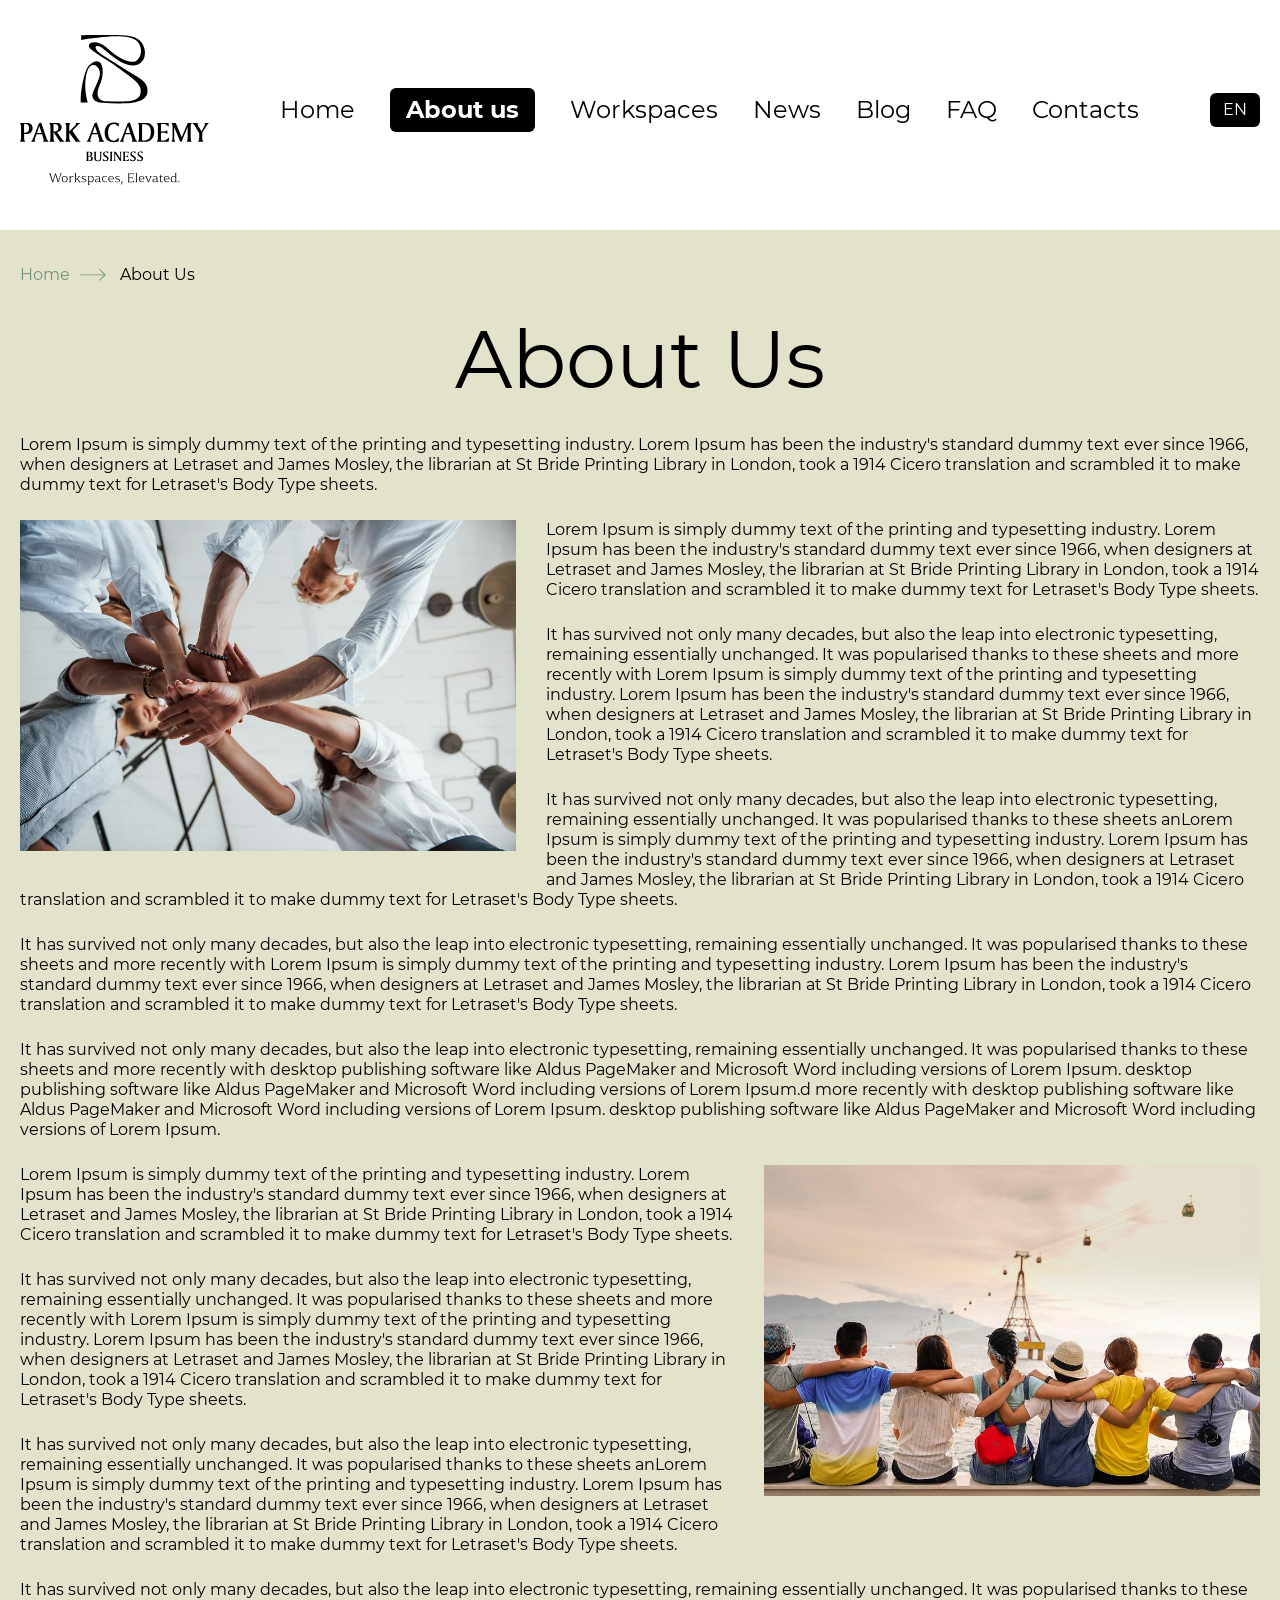
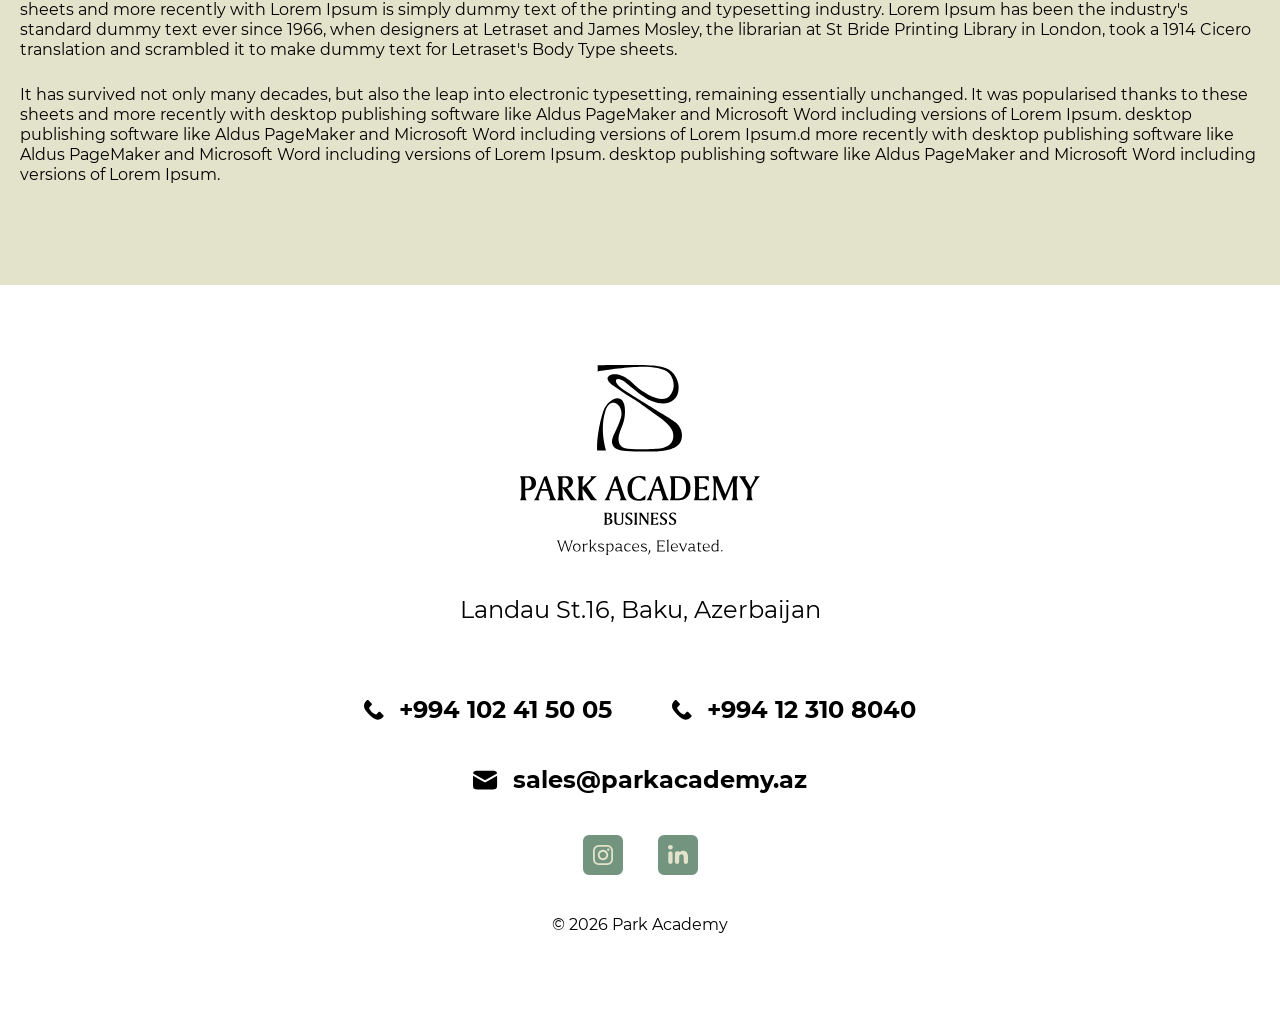
<file: about.html>
<!DOCTYPE html>
<html lang="en" class="">

<head>
	<title>About</title>
	<meta charset="UTF-8">
	<meta name="format-detection" content="telephone=no">
	<!-- <style>body{opacity: 0;}</style> -->
	<link rel="stylesheet" href="css/style.min.css?_v=20261103130400">
	<link rel="shortcut icon" href="favicon.ico">
	<!-- <meta name="robots" content="noindex, nofollow"> -->
	<meta name="viewport" content="width=device-width, initial-scale=1.0">
</head>

<body class="main">
	<div class="wrapper">
		<header class="header">
			<div class="header__top">
				<div class="_container">
					<div class="header__burger">
						<span></span>
						<span></span>
						<span></span>
					</div>

					<a href="index.html" class="header__logo">
						<img src="img/logo-dark.svg" alt="Image">
					</a>

					<nav class="header__navigation">
						<a href="index.html" class="header__link ">Home</a>
						<a href="about.html" class="header__link active">About us</a>
						<a href="workspaces.html" class="header__link ">Workspaces</a>
						<a href="news.html" class="header__link ">News</a>
						<a href="news.html" class="header__link ">Blog</a>
						<a href="faq.html" class="header__link ">FAQ</a>
						<a href="contacts.html" class="header__link ">Contacts</a>
					</nav>

					<select name="lang">
						<option data-href="#" value="en">EN</option>
						<option data-href="#" value="az">AZ</option>
						<option data-href="#" value="ru">РУ</option>
					</select>
				</div>
			</div>
		</header>

		<div class="menu">
			<div class="menu__container">
				<nav class="menu__navigation">
					<a href="index.html" class="menu__link ">Home</a>
					<a href="about.html" class="menu__link active">About us</a>
					<a href="workspaces.html" class="menu__link ">Workspaces</a>
					<a href="news.html" class="menu__link ">News</a>
					<a href="news.html" class="menu__link ">Blog</a>
					<a href="faq.html" class="menu__link ">FAQ</a>
					<a href="contacts.html" class="menu__link ">Contacts</a>
				</nav>

				<div class="menu__contacts">
					<a href="tel:994102415005" class="menu__contact">
						<img src="img/icon/phone.svg" alt="Image">
						<span>+994 102 41 50 05</span>
					</a>
					<a href="tel:994123108040" class="menu__contact">
						<img src="img/icon/phone.svg" alt="Image">
						<span>+994 12 310 8040</span>
					</a>
					<a href="mailto:994102415005" class="menu__contact">
						<img src="img/icon/email.svg" alt="Image">
						<span>sales@parkacademy.az</span>
					</a>
				</div>

				<div class="menu__socials">
					<a href="#" class="menu__social">
						<img src="img/icon/instagram.svg" alt="Image">
					</a>
					<a href="#" class="menu__social">
						<img src="img/icon/linkeden.svg" alt="Image">
					</a>
				</div>
			</div>
		</div>

		<main class="page secondary">
			<div class="breadcrumbs">
				<div class="_container">
					<ul class="breadcrumbs__list">
						<li><a href="index.html" class="breadcrumbs__item link">Home</a></li>
						<li class="breadcrumbs__item">About Us</li>
					</ul>
				</div>
			</div>

			<section class="info secondary">
				<div class="_container">
					<div class="info__body">
						<h1>About Us</h1>
						<p>Lorem Ipsum is simply dummy text of the printing and typesetting industry. Lorem Ipsum has
							been the industry's standard dummy text ever since 1966, when designers at Letraset and
							James Mosley, the librarian at St Bride Printing Library in London, took a 1914 Cicero
							translation and scrambled it to make dummy text for Letraset's Body Type sheets. </p>
						<img src="img/about/image02.jpg" alt="">
						<p>Lorem Ipsum is simply dummy text of the printing and typesetting industry. Lorem Ipsum has
							been the industry's standard dummy text ever since 1966, when designers at Letraset and
							James Mosley, the librarian at St Bride Printing Library in London, took a 1914 Cicero
							translation and scrambled it to make dummy text for Letraset's Body Type sheets. </p>
						<p>It has survived not only many decades, but also the leap into electronic typesetting,
							remaining essentially unchanged. It was popularised thanks to these sheets and more recently
							with Lorem Ipsum is simply dummy text of the printing and typesetting industry. Lorem Ipsum
							has been the industry's standard dummy text ever since 1966, when designers at Letraset and
							James Mosley, the librarian at St Bride Printing Library in London, took a 1914 Cicero
							translation and scrambled it to make dummy text for Letraset's Body Type sheets.</p>
						<p>It has survived not only many decades, but also the leap into electronic typesetting,
							remaining essentially unchanged. It was popularised thanks to these sheets anLorem Ipsum is
							simply dummy text of the printing and typesetting industry. Lorem Ipsum has been the
							industry's standard dummy text ever since 1966, when designers at Letraset and James Mosley,
							the librarian at St Bride Printing Library in London, took a 1914 Cicero translation and
							scrambled it to make dummy text for Letraset's Body Type sheets. </p>
						<p>It has survived not only many decades, but also the leap into electronic typesetting,
							remaining essentially unchanged. It was popularised thanks to these sheets and more recently
							with Lorem Ipsum is simply dummy text of the printing and typesetting industry. Lorem Ipsum
							has been the industry's standard dummy text ever since 1966, when designers at Letraset and
							James Mosley, the librarian at St Bride Printing Library in London, took a 1914 Cicero
							translation and scrambled it to make dummy text for Letraset's Body Type sheets. </p>
						<p>It has survived not only many decades, but also the leap into electronic typesetting,
							remaining essentially unchanged. It was popularised thanks to these sheets and more recently
							with desktop publishing software like Aldus PageMaker and Microsoft Word including versions
							of Lorem Ipsum. desktop publishing software like Aldus PageMaker and Microsoft Word
							including versions of Lorem Ipsum.d more recently with desktop publishing software like
							Aldus PageMaker and Microsoft Word including versions of Lorem Ipsum. desktop publishing
							software like Aldus PageMaker and Microsoft Word including versions of Lorem Ipsum.</p>
						<img src="img/about/image03.jpg" alt="">
						<p>Lorem Ipsum is simply dummy text of the printing and typesetting industry. Lorem Ipsum has
							been the industry's standard dummy text ever since 1966, when designers at Letraset and
							James Mosley, the librarian at St Bride Printing Library in London, took a 1914 Cicero
							translation and scrambled it to make dummy text for Letraset's Body Type sheets. </p>
						<p>It has survived not only many decades, but also the leap into electronic typesetting,
							remaining essentially unchanged. It was popularised thanks to these sheets and more recently
							with Lorem Ipsum is simply dummy text of the printing and typesetting industry. Lorem Ipsum
							has been the industry's standard dummy text ever since 1966, when designers at Letraset and
							James Mosley, the librarian at St Bride Printing Library in London, took a 1914 Cicero
							translation and scrambled it to make dummy text for Letraset's Body Type sheets.</p>
						<p>It has survived not only many decades, but also the leap into electronic typesetting,
							remaining essentially unchanged. It was popularised thanks to these sheets anLorem Ipsum is
							simply dummy text of the printing and typesetting industry. Lorem Ipsum has been the
							industry's standard dummy text ever since 1966, when designers at Letraset and James Mosley,
							the librarian at St Bride Printing Library in London, took a 1914 Cicero translation and
							scrambled it to make dummy text for Letraset's Body Type sheets. </p>
						<p>It has survived not only many decades, but also the leap into electronic typesetting,
							remaining essentially unchanged. It was popularised thanks to these sheets and more recently
							with Lorem Ipsum is simply dummy text of the printing and typesetting industry. Lorem Ipsum
							has been the industry's standard dummy text ever since 1966, when designers at Letraset and
							James Mosley, the librarian at St Bride Printing Library in London, took a 1914 Cicero
							translation and scrambled it to make dummy text for Letraset's Body Type sheets. </p>
						<p>It has survived not only many decades, but also the leap into electronic typesetting,
							remaining essentially unchanged. It was popularised thanks to these sheets and more recently
							with desktop publishing software like Aldus PageMaker and Microsoft Word including versions
							of Lorem Ipsum. desktop publishing software like Aldus PageMaker and Microsoft Word
							including versions of Lorem Ipsum.d more recently with desktop publishing software like
							Aldus PageMaker and Microsoft Word including versions of Lorem Ipsum. desktop publishing
							software like Aldus PageMaker and Microsoft Word including versions of Lorem Ipsum.</p>
					</div>
				</div>
			</section>
		</main>

		<footer class="footer">
			<div class="_container">
				<a href="index.html" class="footer__logo">
					<img src="img/logo-dark.svg" alt="Image">
				</a>

				<div class="footer__adress">Landau St.16, Baku, Azerbaijan</div>

				<div class="footer__contacts">
					<a href="tel:994102415005" class="footer__contact">
						<svg width="18" height="18" viewBox="0 0 18 18" fill="none" xmlns="http://www.w3.org/2000/svg">
							<path d="M1.75738 1.16935L2.63381 0.292922C3.02433 -0.0976021 3.6575 -0.0976027 4.04802 0.292922L6.84434 3.08924C7.23486 3.47976 7.23486 4.11292 6.84434 4.50345L4.92037 6.42741C4.60576 6.74203 4.52776 7.22266 4.72674 7.62062C5.87701 9.92116 7.74241 11.7866 10.043 12.9368C10.4409 13.1358 10.9215 13.0578 11.2362 12.7432L13.1601 10.8192C13.5507 10.4287 14.1838 10.4287 14.5743 10.8192L17.3707 13.6156C17.7612 14.0061 17.7612 14.6392 17.3707 15.0298L16.4942 15.9062C14.3829 18.0175 11.0403 18.2551 8.65158 16.4636L7.02212 15.2415C5.27859 13.9338 3.72977 12.385 2.42212 10.6415L1.20002 9.01199C-0.591519 6.62327 -0.353968 3.2807 1.75738 1.16935Z" />
						</svg>
						<span>+994 102 41 50 05</span>
					</a>
					<a href="tel:994123108040" class="footer__contact">
						<svg width="18" height="18" viewBox="0 0 18 18" fill="none" xmlns="http://www.w3.org/2000/svg">
							<path d="M1.75738 1.16935L2.63381 0.292922C3.02433 -0.0976021 3.6575 -0.0976027 4.04802 0.292922L6.84434 3.08924C7.23486 3.47976 7.23486 4.11292 6.84434 4.50345L4.92037 6.42741C4.60576 6.74203 4.52776 7.22266 4.72674 7.62062C5.87701 9.92116 7.74241 11.7866 10.043 12.9368C10.4409 13.1358 10.9215 13.0578 11.2362 12.7432L13.1601 10.8192C13.5507 10.4287 14.1838 10.4287 14.5743 10.8192L17.3707 13.6156C17.7612 14.0061 17.7612 14.6392 17.3707 15.0298L16.4942 15.9062C14.3829 18.0175 11.0403 18.2551 8.65158 16.4636L7.02212 15.2415C5.27859 13.9338 3.72977 12.385 2.42212 10.6415L1.20002 9.01199C-0.591519 6.62327 -0.353968 3.2807 1.75738 1.16935Z" />
						</svg>
						<span>+994 12 310 8040</span>
					</a>
				</div>

				<a href="mailto:sales@parkacademy.az" class="footer__mail">
					<svg width="24" height="18" viewBox="0 0 24 18" fill="none" xmlns="http://www.w3.org/2000/svg">
						<path d="M23.1396 5.00195C23.1414 5.3136 23.1426 5.6457 23.1426 6V12C23.1426 14.8284 23.1424 16.2424 22.2637 17.1211C21.385 17.9997 19.971 18 17.1426 18H6C3.17157 18 1.75759 17.9998 0.878906 17.1211C0.000226612 16.2424 0 14.8284 0 12V6C0 5.6457 0.000226101 5.3136 0.00195312 5.00195L10.5996 10.8906C11.2037 11.2262 11.9389 11.2262 12.543 10.8906L23.1396 5.00195ZM17.1426 0C19.971 0 21.385 0.00027047 22.2637 0.878906C22.7301 1.34533 22.9471 1.96266 23.0498 2.8623C22.9159 2.87472 22.7823 2.91392 22.6572 2.9834L11.5713 9.1416L0.485352 2.9834C0.35995 2.91377 0.225991 2.87461 0.0917969 2.8623C0.194464 1.9626 0.412464 1.34535 0.878906 0.878906C1.75759 0.000226594 3.17157 0 6 0H17.1426Z" />
					</svg>
					<span>sales@parkacademy.az</span>
				</a>

				<div class="footer__socials">
					<a href="#" class="footer__social">
						<svg width="20" height="20" viewBox="0 0 20 20" fill="none" xmlns="http://www.w3.org/2000/svg">
							<path d="M10 1.80723C12.6506 1.80723 13.0121 1.80723 14.0964 1.80723C14.7479 1.80723 15.1792 1.91733 15.502 2.0259C15.7711 2.11642 16.0317 2.23106 16.288 2.35321C16.591 2.49757 16.8497 2.63283 17.1084 2.89157C17.4699 3.25301 17.7108 3.61446 17.8313 4.09639C17.9518 4.45783 18.0723 4.93976 18.1928 5.90362C18.1928 6.98795 18.1928 7.22892 18.1928 10C18.1928 12.7711 18.1928 13.0121 18.1928 14.0964C18.1928 14.7479 18.0827 15.1792 17.9741 15.502C17.8836 15.7711 17.7689 16.0317 17.6468 16.288C17.5024 16.591 17.3672 16.8497 17.1084 17.1084C16.747 17.4699 16.3855 17.7108 15.9036 17.8313C15.5422 17.9518 15.0602 18.0723 14.0964 18.1928C13.0121 18.1928 12.7711 18.1928 10 18.1928C7.22892 18.1928 6.98795 18.1928 5.90362 18.1928C5.25208 18.1928 4.82076 18.0827 4.498 17.9741C4.2289 17.8836 3.96826 17.7689 3.71197 17.6468C3.40904 17.5024 3.1503 17.3672 2.89157 17.1084C2.53012 16.747 2.28916 16.3855 2.16868 15.9036C2.04819 15.5422 1.92771 15.0602 1.80723 14.0964C1.80723 13.0121 1.80723 12.7711 1.80723 10C1.80723 7.22892 1.80723 6.98795 1.80723 5.90362C1.80723 5.25208 1.91733 4.82076 2.0259 4.498C2.11642 4.2289 2.23106 3.96826 2.3532 3.71196C2.49757 3.40904 2.63283 3.1503 2.89157 2.89157C3.25301 2.53012 3.61446 2.28916 4.09639 2.16868C4.45783 2.04819 4.93976 1.92771 5.90362 1.80723C6.98795 1.80723 7.3494 1.80723 10 1.80723ZM10 0C7.22892 0 6.98795 0 5.90362 0C4.81928 0 4.09639 0.240965 3.49398 0.481928C2.89157 0.722892 2.28916 1.08434 1.68675 1.68675C1.08434 2.28916 0.843374 2.77109 0.481928 3.49398C0.240965 4.09639 0.120482 4.81928 0 5.90362C0 6.98795 0 7.3494 0 10C0 12.7711 0 13.0121 0 14.0964C0 15.1807 0.240965 15.9036 0.481928 16.506C0.722892 17.1084 1.08434 17.7108 1.68675 18.3133C2.28916 18.9157 2.77109 19.1566 3.49398 19.5181C4.09639 19.759 4.81928 19.8795 5.90362 20C6.98795 20 7.3494 20 10 20C12.6506 20 13.0121 20 14.0964 20C15.1807 20 15.9036 19.759 16.506 19.5181C17.1084 19.2771 17.7108 18.9157 18.3133 18.3133C18.9157 17.7108 19.1566 17.2289 19.5181 16.506C19.759 15.9036 19.8795 15.1807 20 14.0964C20 13.0121 20 12.6506 20 10C20 7.3494 20 6.98795 20 5.90362C20 4.81928 19.759 4.09639 19.5181 3.49398C19.2771 2.89157 18.9157 2.28916 18.3133 1.68675C17.7108 1.08434 17.2289 0.843374 16.506 0.481928C15.9036 0.240965 15.1807 0.120482 14.0964 0C13.0121 0 12.7711 0 10 0Z" />
							<path d="M10 4.81928C7.10843 4.81928 4.81928 7.10843 4.81928 10C4.81928 12.8916 7.10843 15.1807 10 15.1807C12.8916 15.1807 15.1807 12.8916 15.1807 10C15.1807 7.10843 12.8916 4.81928 10 4.81928ZM10 13.3735C8.19277 13.3735 6.62651 11.9277 6.62651 10C6.62651 8.19277 8.07229 6.62651 10 6.62651C11.8072 6.62651 13.3735 8.07229 13.3735 10C13.3735 11.8072 11.8072 13.3735 10 13.3735Z" />
							<path d="M15.3012 5.90362C15.9666 5.90362 16.506 5.3642 16.506 4.6988C16.506 4.03339 15.9666 3.49398 15.3012 3.49398C14.6358 3.49398 14.0964 4.03339 14.0964 4.6988C14.0964 5.3642 14.6358 5.90362 15.3012 5.90362Z" />
						</svg>
					</a>
					<a href="#" class="footer__social">
						<svg width="15" height="15" viewBox="0 0 15 15" fill="none" xmlns="http://www.w3.org/2000/svg">
							<path d="M15 8.7444V12.6457C15 13.5373 14.2772 14.2601 13.3857 14.2601C12.4941 14.2601 11.7713 13.5373 11.7713 12.6457V9.08072C11.7713 7.80269 11.3004 6.92825 10.157 6.92825C9.28251 6.92825 8.74439 7.53363 8.5426 8.07175C8.47534 8.27354 8.40807 8.5426 8.40807 8.87892V12.6519C8.40807 13.5401 7.68808 14.2601 6.79993 14.2601C5.90694 14.2601 5.18484 13.535 5.19031 12.642C5.20104 10.8919 5.21475 8.11182 5.20699 6.31437C5.20309 5.41012 5.95146 4.64126 6.85572 4.64126H8.11627C8.27743 4.64126 8.40807 4.7719 8.40807 4.93306C8.40807 5.22901 8.8483 5.36877 9.06794 5.17042C9.55051 4.73463 10.2572 4.3722 11.3004 4.3722C13.3856 4.3722 15 5.78475 15 8.7444ZM1.81614 0C0.739908 0 0 0.73991 0 1.68161C0 2.62332 0.672645 3.36323 1.74888 3.36323C2.89238 3.36323 3.56502 2.62332 3.56502 1.68161C3.63229 0.672646 2.95964 0 1.81614 0ZM0.201793 12.6457C0.201793 13.5373 0.924562 14.2601 1.81614 14.2601C2.70772 14.2601 3.43049 13.5373 3.43049 12.6457V6.25561C3.43049 5.36403 2.70772 4.64126 1.81614 4.64126C0.924562 4.64126 0.201793 5.36403 0.201793 6.25561V12.6457Z" />
						</svg>
					</a>
				</div>

				<div class="footer__copy">© 2026 Park Academy</div>
			</div>
		</footer>
	</div>
	<script src="js/app.min.js?_v=20261103130400"></script>
</body>

</html>
</file>
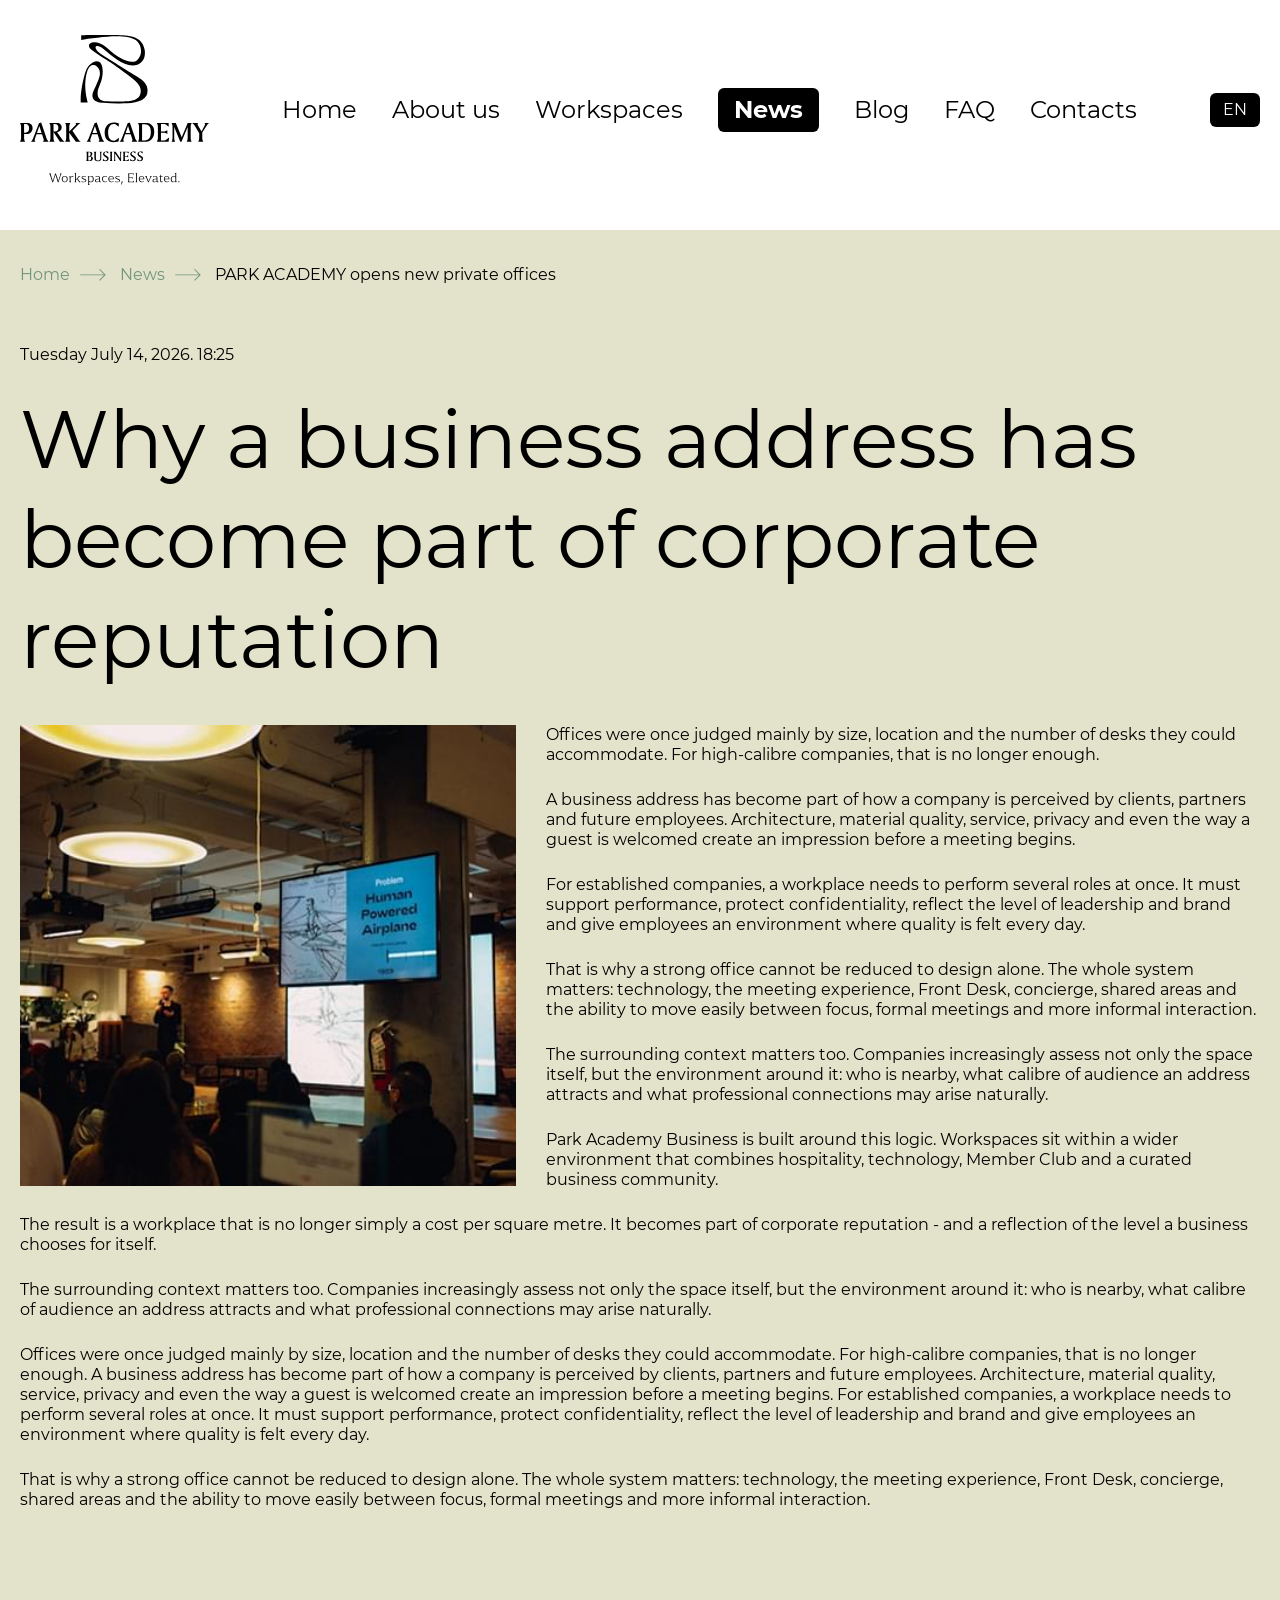
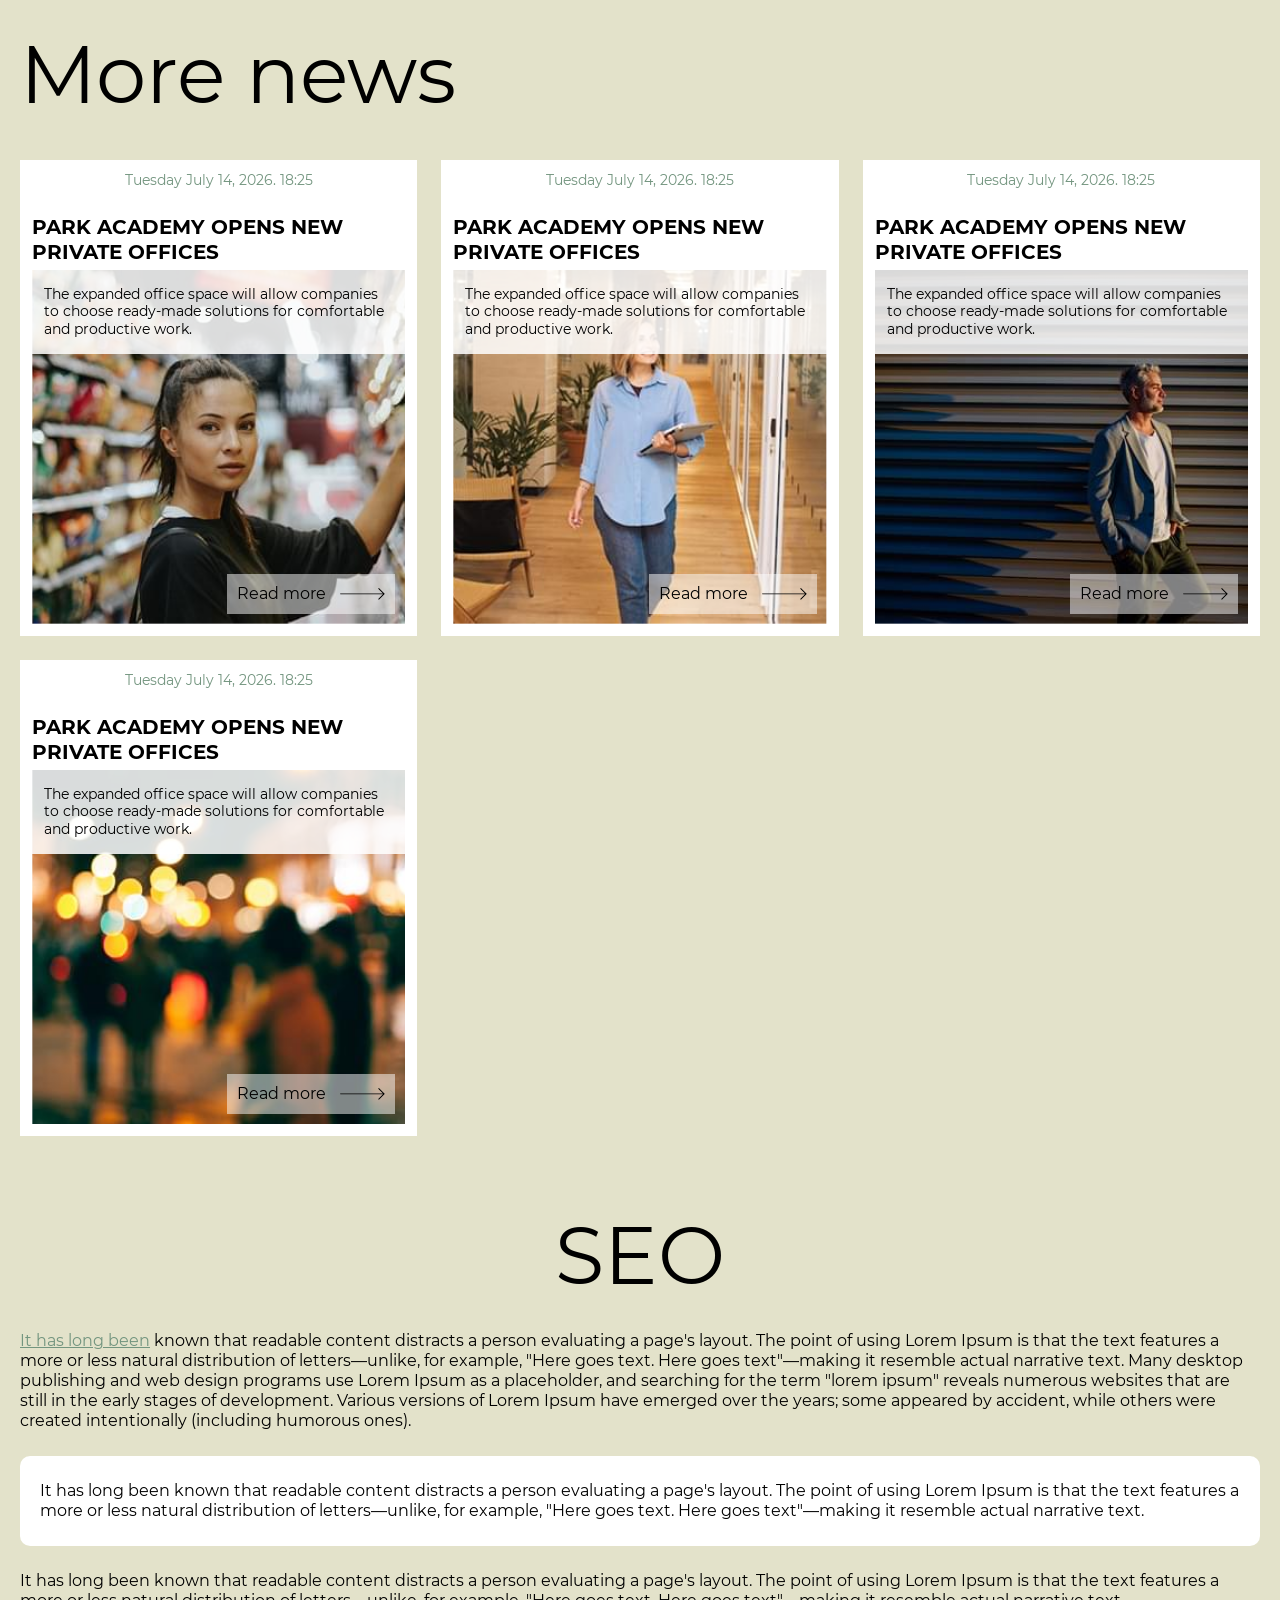
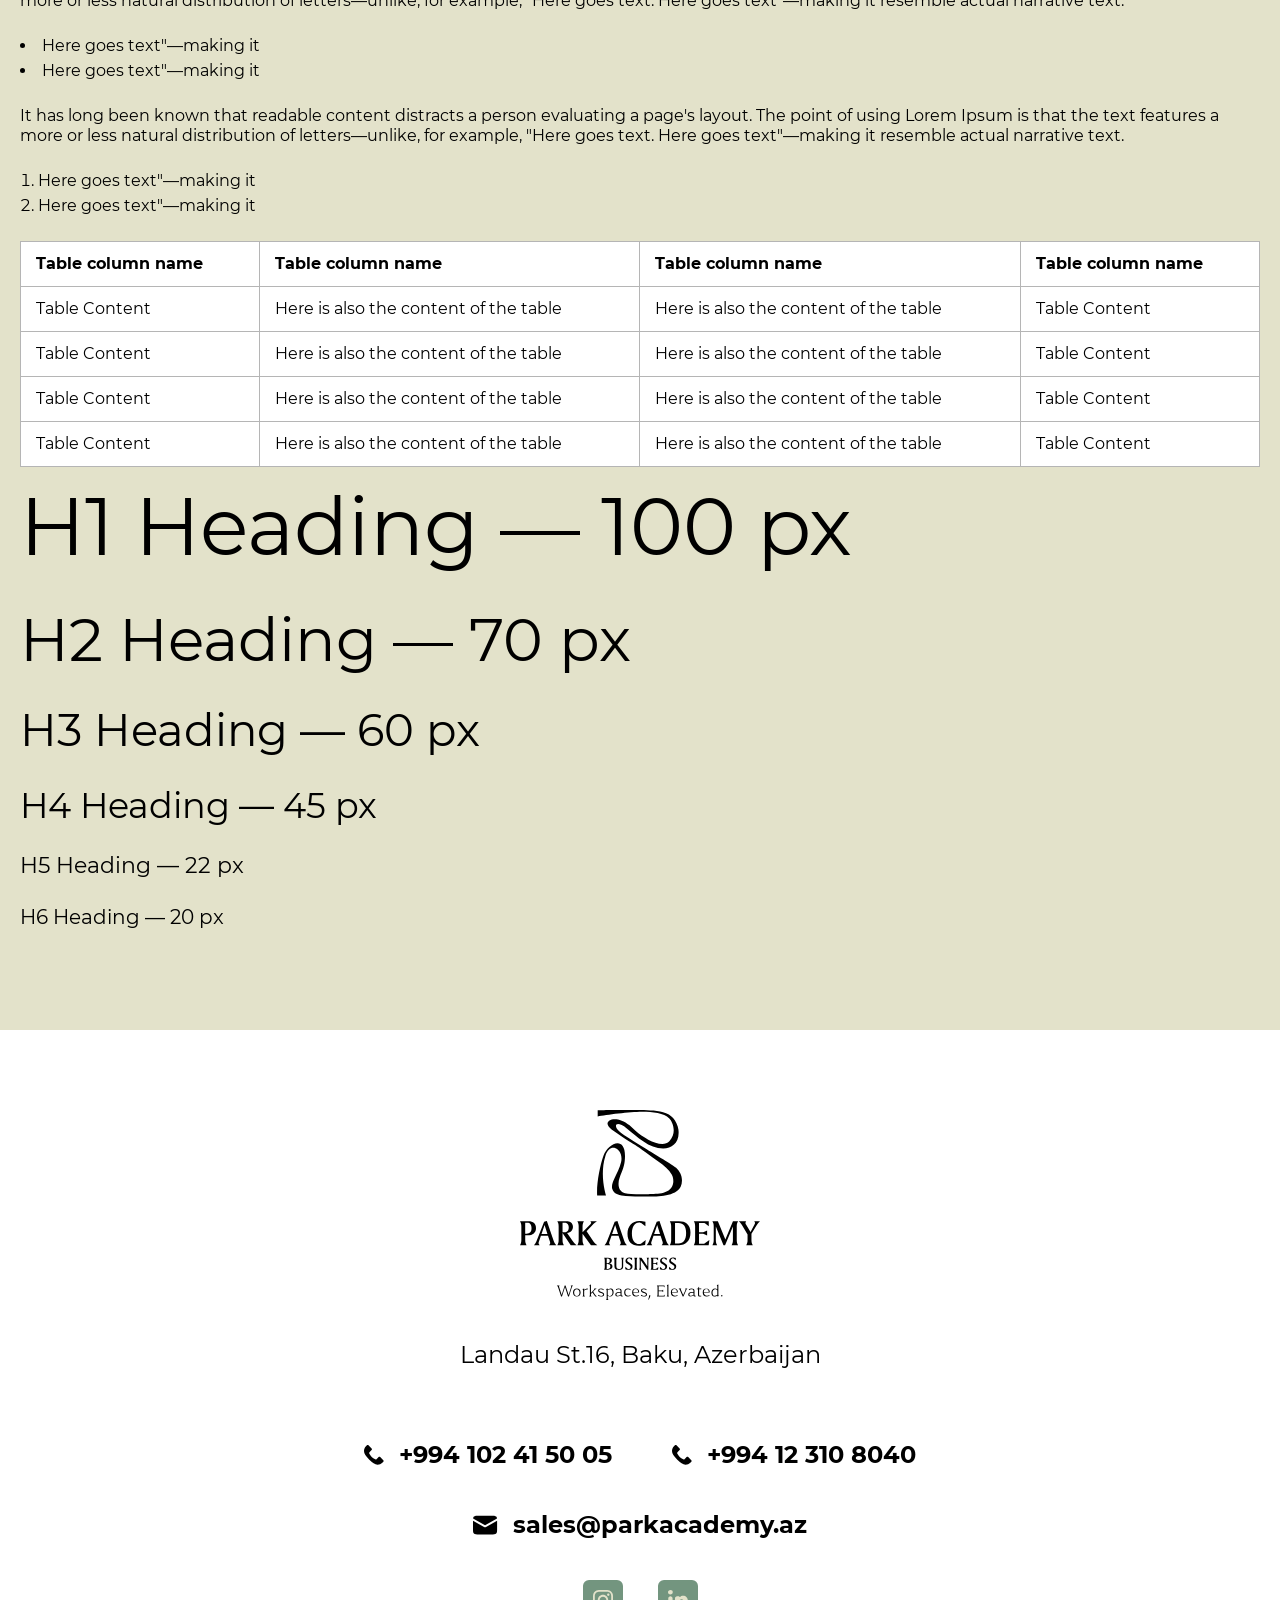
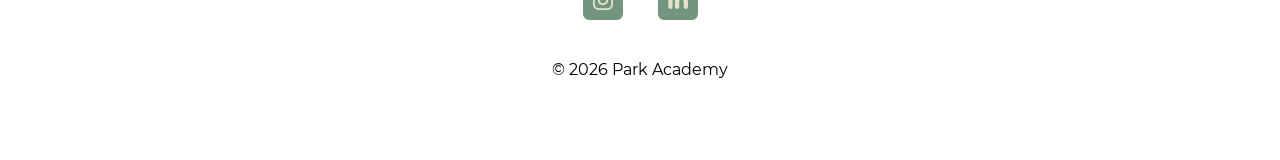
<file: article.html>
<!DOCTYPE html>
<html lang="en" class="">

<head>
	<title>Article</title>
	<meta charset="UTF-8">
	<meta name="format-detection" content="telephone=no">
	<!-- <style>body{opacity: 0;}</style> -->
	<link rel="stylesheet" href="css/style.min.css?_v=20261103130400">
	<link rel="shortcut icon" href="favicon.ico">
	<!-- <meta name="robots" content="noindex, nofollow"> -->
	<meta name="viewport" content="width=device-width, initial-scale=1.0">
</head>

<body class="main">
	<div class="wrapper">
		<header class="header">
			<div class="header__top">
				<div class="_container">
					<div class="header__burger">
						<span></span>
						<span></span>
						<span></span>
					</div>

					<a href="index.html" class="header__logo">
						<img src="img/logo-dark.svg" alt="Image">
					</a>

					<nav class="header__navigation">
						<a href="index.html" class="header__link ">Home</a>
						<a href="about.html" class="header__link ">About us</a>
						<a href="workspaces.html" class="header__link ">Workspaces</a>
						<a href="news.html" class="header__link active">News</a>
						<a href="news.html" class="header__link ">Blog</a>
						<a href="faq.html" class="header__link ">FAQ</a>
						<a href="contacts.html" class="header__link ">Contacts</a>
					</nav>

					<select name="lang">
						<option data-href="#" value="en">EN</option>
						<option data-href="#" value="az">AZ</option>
						<option data-href="#" value="ru">РУ</option>
					</select>
				</div>
			</div>
		</header>

		<div class="menu">
			<div class="menu__container">
				<nav class="menu__navigation">
					<a href="index.html" class="menu__link ">Home</a>
					<a href="about.html" class="menu__link ">About us</a>
					<a href="workspaces.html" class="menu__link ">Workspaces</a>
					<a href="news.html" class="menu__link active">News</a>
					<a href="news.html" class="menu__link ">Blog</a>
					<a href="faq.html" class="menu__link ">FAQ</a>
					<a href="contacts.html" class="menu__link ">Contacts</a>
				</nav>

				<div class="menu__contacts">
					<a href="tel:994102415005" class="menu__contact">
						<img src="img/icon/phone.svg" alt="Image">
						<span>+994 102 41 50 05</span>
					</a>
					<a href="tel:994123108040" class="menu__contact">
						<img src="img/icon/phone.svg" alt="Image">
						<span>+994 12 310 8040</span>
					</a>
					<a href="mailto:994102415005" class="menu__contact">
						<img src="img/icon/email.svg" alt="Image">
						<span>sales@parkacademy.az</span>
					</a>
				</div>

				<div class="menu__socials">
					<a href="#" class="menu__social">
						<img src="img/icon/instagram.svg" alt="Image">
					</a>
					<a href="#" class="menu__social">
						<img src="img/icon/linkeden.svg" alt="Image">
					</a>
				</div>
			</div>
		</div>

		<main class="page secondary">
			<div class="breadcrumbs">
				<div class="_container">
					<ul class="breadcrumbs__list">
						<li><a href="index.html" class="breadcrumbs__item link">Home</a></li>
						<li><a href="news.html" class="breadcrumbs__item link">News</a></li>
						<li class="breadcrumbs__item">PARK ACADEMY opens new private offices</li>
					</ul>
				</div>
			</div>

			<section class="article section">
				<div class="_container">
					<p class="article__date">Tuesday July 14, 2026. 18:25</p>
					<h2 class="article__title section__title">Why a business address has become part of corporate
						reputation</h2>

					<div class="info__body">
						<img src="img/news/image04.jpg" alt="">
						<p>Offices were once judged mainly by size, location and the number of desks they could
							accommodate. For high-calibre companies, that is no longer enough.</p>
						<p>A business address has become part of how a company is perceived by clients, partners and
							future employees. Architecture, material quality, service, privacy and even the way a guest
							is welcomed create an impression before a meeting begins.</p>
						<p>For established companies, a workplace needs to perform several roles at once. It must
							support performance, protect confidentiality, reflect the level of leadership and brand and
							give employees an environment where quality is felt every day.</p>
						<p>That is why a strong office cannot be reduced to design alone. The whole system matters:
							technology, the meeting experience, Front Desk, concierge, shared areas and the ability to
							move easily between focus, formal meetings and more informal interaction.</p>
						<p>The surrounding context matters too. Companies increasingly assess not only the space itself,
							but the environment around it: who is nearby, what calibre of audience an address attracts
							and what professional connections may arise naturally.</p>
						<p>Park Academy Business is built around this logic. Workspaces sit within a wider environment
							that combines hospitality, technology, Member Club and a curated business community.</p>
						<p>The result is a workplace that is no longer simply a cost per square metre. It becomes part
							of corporate reputation - and a reflection of the level a business chooses for itself.</p>
						<p>The surrounding context matters too. Companies increasingly assess not only the space itself,
							but the environment around it: who is nearby, what calibre of audience an address attracts
							and what professional connections may arise naturally.</p>
						<p>Offices were once judged mainly by size, location and the number of desks they could
							accommodate. For high-calibre companies, that is no longer enough.
							A business address has become part of how a company is perceived by clients, partners and
							future employees. Architecture, material quality, service, privacy and even the way a guest
							is welcomed create an impression before a meeting begins. For established companies, a
							workplace needs to perform several roles at once. It must support performance, protect
							confidentiality, reflect the level of leadership and brand and give employees an environment
							where quality is felt every day.</p>
						<p>That is why a strong office cannot be reduced to design alone. The whole system matters:
							technology, the meeting experience, Front Desk, concierge, shared areas and the ability to
							move easily between focus, formal meetings and more informal interaction.</p>
					</div>
				</div>
			</section>

			<section class="news section">
				<div class="_container">
					<h2 class="news__title section__title">More news</h2>

					<div class="news__body">
						<a href="article.html" class="news__item" data-watch data-watch-once>
							<div class="news__item-wrap">
								<div class="news__item-date">Tuesday July 14, 2026. 18:25</div>
								<h3 class="news__item-title">PARK ACADEMY opens new private offices</h3>

								<div class="news__item-content">
									<img src="img/news/image05.jpg" alt="News Image">
									<div class="news__item-text">The expanded office space will allow companies to
										choose
										ready-made solutions for comfortable and productive work.</div>
									<button class="news__item-btn">
										<span>Read more</span>
										<img src="img/icon/arrow-btn.svg" alt="Image">
									</button>
								</div>
							</div>
						</a>
						<a href="article.html" class="news__item" data-watch data-watch-once>
							<div class="news__item-wrap">
								<div class="news__item-date">Tuesday July 14, 2026. 18:25</div>
								<h3 class="news__item-title">PARK ACADEMY opens new private offices</h3>

								<div class="news__item-content">
									<img src="img/news/image06.jpg" alt="News Image">
									<div class="news__item-text">The expanded office space will allow companies to
										choose
										ready-made solutions for comfortable and productive work.</div>
									<button class="news__item-btn">
										<span>Read more</span>
										<img src="img/icon/arrow-btn.svg" alt="Image">
									</button>
								</div>
							</div>
						</a>
						<a href="article.html" class="news__item" data-watch data-watch-once>
							<div class="news__item-wrap">
								<div class="news__item-date">Tuesday July 14, 2026. 18:25</div>
								<h3 class="news__item-title">PARK ACADEMY opens new private offices</h3>

								<div class="news__item-content">
									<img src="img/news/image07.jpg" alt="News Image">
									<div class="news__item-text">The expanded office space will allow companies to
										choose
										ready-made solutions for comfortable and productive work.</div>
									<button class="news__item-btn">
										<span>Read more</span>
										<img src="img/icon/arrow-btn.svg" alt="Image">
									</button>
								</div>
							</div>
						</a>
						<a href="article.html" class="news__item" data-watch data-watch-once>
							<div class="news__item-wrap">
								<div class="news__item-date">Tuesday July 14, 2026. 18:25</div>
								<h3 class="news__item-title">PARK ACADEMY opens new private offices</h3>

								<div class="news__item-content">
									<img src="img/news/image08.jpg" alt="News Image">
									<div class="news__item-text">The expanded office space will allow companies to
										choose
										ready-made solutions for comfortable and productive work.</div>
									<button class="news__item-btn">
										<span>Read more</span>
										<img src="img/icon/arrow-btn.svg" alt="Image">
									</button>
								</div>
							</div>
						</a>
					</div>
				</div>
			</section>

			<div class="info secondary">
				<div class="_container">
					<div class="info__body">
						<h1>SEO</h1>
						<p><a href="#">It has long been</a> known that readable content distracts a person evaluating a
							page's layout. The point of using Lorem Ipsum is that the text features a more or less
							natural distribution of letters—unlike, for example, "Here goes text. Here goes text"—making
							it resemble actual narrative text. Many desktop publishing and web design programs use Lorem
							Ipsum as a placeholder, and searching for the term "lorem ipsum" reveals numerous websites
							that are still in the early stages of development. Various versions of Lorem Ipsum have
							emerged over the years; some appeared by accident, while others were created intentionally
							(including humorous ones).</p>
						<blockquote>It has long been known that readable content distracts a person evaluating a page's
							layout. The point of using Lorem Ipsum is that the text features a more or less natural
							distribution of letters—unlike, for example, "Here goes text. Here goes text"—making it
							resemble actual narrative text.</blockquote>
						<p>It has long been known that readable content distracts a person evaluating a page's layout.
							The point of using Lorem Ipsum is that the text features a more or less natural distribution
							of letters—unlike, for example, "Here goes text. Here goes text"—making it resemble actual
							narrative text.</p>
						<ul>
							<li>Here goes text"—making it</li>
							<li>Here goes text"—making it</li>
						</ul>
						<p>It has long been known that readable content distracts a person evaluating a page's layout.
							The point of using Lorem Ipsum is that the text features a more or less natural distribution
							of letters—unlike, for example, "Here goes text. Here goes text"—making it resemble actual
							narrative text.</p>
						<ol>
							<li>Here goes text"—making it</li>
							<li>Here goes text"—making it</li>
						</ol>
						<table>
							<tr>
								<th>Table column name</th>
								<th>Table column name</th>
								<th>Table column name</th>
								<th>Table column name</th>
							</tr>
							<tr>
								<td>Table Content</td>
								<td>Here is also the content of the table</td>
								<td>Here is also the content of the table</td>
								<td>Table Content</td>
							</tr>
							<tr>
								<td>Table Content</td>
								<td>Here is also the content of the table</td>
								<td>Here is also the content of the table</td>
								<td>Table Content</td>
							</tr>
							<tr>
								<td>Table Content</td>
								<td>Here is also the content of the table</td>
								<td>Here is also the content of the table</td>
								<td>Table Content</td>
							</tr>
							<tr>
								<td>Table Content</td>
								<td>Here is also the content of the table</td>
								<td>Here is also the content of the table</td>
								<td>Table Content</td>
							</tr>
						</table>
						<h1>H1 Heading — 100 px</h1>
						<h2>H2 Heading — 70 px</h2>
						<h3>H3 Heading — 60 px</h3>
						<h4>H4 Heading — 45 px</h4>
						<h5>H5 Heading — 22 px</h5>
						<h6>H6 Heading — 20 px</h6>
					</div>
				</div>
			</div>
		</main>

		<footer class="footer">
			<div class="_container">
				<a href="index.html" class="footer__logo">
					<img src="img/logo-dark.svg" alt="Image">
				</a>

				<div class="footer__adress">Landau St.16, Baku, Azerbaijan</div>

				<div class="footer__contacts">
					<a href="tel:994102415005" class="footer__contact">
						<svg width="18" height="18" viewBox="0 0 18 18" fill="none" xmlns="http://www.w3.org/2000/svg">
							<path d="M1.75738 1.16935L2.63381 0.292922C3.02433 -0.0976021 3.6575 -0.0976027 4.04802 0.292922L6.84434 3.08924C7.23486 3.47976 7.23486 4.11292 6.84434 4.50345L4.92037 6.42741C4.60576 6.74203 4.52776 7.22266 4.72674 7.62062C5.87701 9.92116 7.74241 11.7866 10.043 12.9368C10.4409 13.1358 10.9215 13.0578 11.2362 12.7432L13.1601 10.8192C13.5507 10.4287 14.1838 10.4287 14.5743 10.8192L17.3707 13.6156C17.7612 14.0061 17.7612 14.6392 17.3707 15.0298L16.4942 15.9062C14.3829 18.0175 11.0403 18.2551 8.65158 16.4636L7.02212 15.2415C5.27859 13.9338 3.72977 12.385 2.42212 10.6415L1.20002 9.01199C-0.591519 6.62327 -0.353968 3.2807 1.75738 1.16935Z" />
						</svg>
						<span>+994 102 41 50 05</span>
					</a>
					<a href="tel:994123108040" class="footer__contact">
						<svg width="18" height="18" viewBox="0 0 18 18" fill="none" xmlns="http://www.w3.org/2000/svg">
							<path d="M1.75738 1.16935L2.63381 0.292922C3.02433 -0.0976021 3.6575 -0.0976027 4.04802 0.292922L6.84434 3.08924C7.23486 3.47976 7.23486 4.11292 6.84434 4.50345L4.92037 6.42741C4.60576 6.74203 4.52776 7.22266 4.72674 7.62062C5.87701 9.92116 7.74241 11.7866 10.043 12.9368C10.4409 13.1358 10.9215 13.0578 11.2362 12.7432L13.1601 10.8192C13.5507 10.4287 14.1838 10.4287 14.5743 10.8192L17.3707 13.6156C17.7612 14.0061 17.7612 14.6392 17.3707 15.0298L16.4942 15.9062C14.3829 18.0175 11.0403 18.2551 8.65158 16.4636L7.02212 15.2415C5.27859 13.9338 3.72977 12.385 2.42212 10.6415L1.20002 9.01199C-0.591519 6.62327 -0.353968 3.2807 1.75738 1.16935Z" />
						</svg>
						<span>+994 12 310 8040</span>
					</a>
				</div>

				<a href="mailto:sales@parkacademy.az" class="footer__mail">
					<svg width="24" height="18" viewBox="0 0 24 18" fill="none" xmlns="http://www.w3.org/2000/svg">
						<path d="M23.1396 5.00195C23.1414 5.3136 23.1426 5.6457 23.1426 6V12C23.1426 14.8284 23.1424 16.2424 22.2637 17.1211C21.385 17.9997 19.971 18 17.1426 18H6C3.17157 18 1.75759 17.9998 0.878906 17.1211C0.000226612 16.2424 0 14.8284 0 12V6C0 5.6457 0.000226101 5.3136 0.00195312 5.00195L10.5996 10.8906C11.2037 11.2262 11.9389 11.2262 12.543 10.8906L23.1396 5.00195ZM17.1426 0C19.971 0 21.385 0.00027047 22.2637 0.878906C22.7301 1.34533 22.9471 1.96266 23.0498 2.8623C22.9159 2.87472 22.7823 2.91392 22.6572 2.9834L11.5713 9.1416L0.485352 2.9834C0.35995 2.91377 0.225991 2.87461 0.0917969 2.8623C0.194464 1.9626 0.412464 1.34535 0.878906 0.878906C1.75759 0.000226594 3.17157 0 6 0H17.1426Z" />
					</svg>
					<span>sales@parkacademy.az</span>
				</a>

				<div class="footer__socials">
					<a href="#" class="footer__social">
						<svg width="20" height="20" viewBox="0 0 20 20" fill="none" xmlns="http://www.w3.org/2000/svg">
							<path d="M10 1.80723C12.6506 1.80723 13.0121 1.80723 14.0964 1.80723C14.7479 1.80723 15.1792 1.91733 15.502 2.0259C15.7711 2.11642 16.0317 2.23106 16.288 2.35321C16.591 2.49757 16.8497 2.63283 17.1084 2.89157C17.4699 3.25301 17.7108 3.61446 17.8313 4.09639C17.9518 4.45783 18.0723 4.93976 18.1928 5.90362C18.1928 6.98795 18.1928 7.22892 18.1928 10C18.1928 12.7711 18.1928 13.0121 18.1928 14.0964C18.1928 14.7479 18.0827 15.1792 17.9741 15.502C17.8836 15.7711 17.7689 16.0317 17.6468 16.288C17.5024 16.591 17.3672 16.8497 17.1084 17.1084C16.747 17.4699 16.3855 17.7108 15.9036 17.8313C15.5422 17.9518 15.0602 18.0723 14.0964 18.1928C13.0121 18.1928 12.7711 18.1928 10 18.1928C7.22892 18.1928 6.98795 18.1928 5.90362 18.1928C5.25208 18.1928 4.82076 18.0827 4.498 17.9741C4.2289 17.8836 3.96826 17.7689 3.71197 17.6468C3.40904 17.5024 3.1503 17.3672 2.89157 17.1084C2.53012 16.747 2.28916 16.3855 2.16868 15.9036C2.04819 15.5422 1.92771 15.0602 1.80723 14.0964C1.80723 13.0121 1.80723 12.7711 1.80723 10C1.80723 7.22892 1.80723 6.98795 1.80723 5.90362C1.80723 5.25208 1.91733 4.82076 2.0259 4.498C2.11642 4.2289 2.23106 3.96826 2.3532 3.71196C2.49757 3.40904 2.63283 3.1503 2.89157 2.89157C3.25301 2.53012 3.61446 2.28916 4.09639 2.16868C4.45783 2.04819 4.93976 1.92771 5.90362 1.80723C6.98795 1.80723 7.3494 1.80723 10 1.80723ZM10 0C7.22892 0 6.98795 0 5.90362 0C4.81928 0 4.09639 0.240965 3.49398 0.481928C2.89157 0.722892 2.28916 1.08434 1.68675 1.68675C1.08434 2.28916 0.843374 2.77109 0.481928 3.49398C0.240965 4.09639 0.120482 4.81928 0 5.90362C0 6.98795 0 7.3494 0 10C0 12.7711 0 13.0121 0 14.0964C0 15.1807 0.240965 15.9036 0.481928 16.506C0.722892 17.1084 1.08434 17.7108 1.68675 18.3133C2.28916 18.9157 2.77109 19.1566 3.49398 19.5181C4.09639 19.759 4.81928 19.8795 5.90362 20C6.98795 20 7.3494 20 10 20C12.6506 20 13.0121 20 14.0964 20C15.1807 20 15.9036 19.759 16.506 19.5181C17.1084 19.2771 17.7108 18.9157 18.3133 18.3133C18.9157 17.7108 19.1566 17.2289 19.5181 16.506C19.759 15.9036 19.8795 15.1807 20 14.0964C20 13.0121 20 12.6506 20 10C20 7.3494 20 6.98795 20 5.90362C20 4.81928 19.759 4.09639 19.5181 3.49398C19.2771 2.89157 18.9157 2.28916 18.3133 1.68675C17.7108 1.08434 17.2289 0.843374 16.506 0.481928C15.9036 0.240965 15.1807 0.120482 14.0964 0C13.0121 0 12.7711 0 10 0Z" />
							<path d="M10 4.81928C7.10843 4.81928 4.81928 7.10843 4.81928 10C4.81928 12.8916 7.10843 15.1807 10 15.1807C12.8916 15.1807 15.1807 12.8916 15.1807 10C15.1807 7.10843 12.8916 4.81928 10 4.81928ZM10 13.3735C8.19277 13.3735 6.62651 11.9277 6.62651 10C6.62651 8.19277 8.07229 6.62651 10 6.62651C11.8072 6.62651 13.3735 8.07229 13.3735 10C13.3735 11.8072 11.8072 13.3735 10 13.3735Z" />
							<path d="M15.3012 5.90362C15.9666 5.90362 16.506 5.3642 16.506 4.6988C16.506 4.03339 15.9666 3.49398 15.3012 3.49398C14.6358 3.49398 14.0964 4.03339 14.0964 4.6988C14.0964 5.3642 14.6358 5.90362 15.3012 5.90362Z" />
						</svg>
					</a>
					<a href="#" class="footer__social">
						<svg width="15" height="15" viewBox="0 0 15 15" fill="none" xmlns="http://www.w3.org/2000/svg">
							<path d="M15 8.7444V12.6457C15 13.5373 14.2772 14.2601 13.3857 14.2601C12.4941 14.2601 11.7713 13.5373 11.7713 12.6457V9.08072C11.7713 7.80269 11.3004 6.92825 10.157 6.92825C9.28251 6.92825 8.74439 7.53363 8.5426 8.07175C8.47534 8.27354 8.40807 8.5426 8.40807 8.87892V12.6519C8.40807 13.5401 7.68808 14.2601 6.79993 14.2601C5.90694 14.2601 5.18484 13.535 5.19031 12.642C5.20104 10.8919 5.21475 8.11182 5.20699 6.31437C5.20309 5.41012 5.95146 4.64126 6.85572 4.64126H8.11627C8.27743 4.64126 8.40807 4.7719 8.40807 4.93306C8.40807 5.22901 8.8483 5.36877 9.06794 5.17042C9.55051 4.73463 10.2572 4.3722 11.3004 4.3722C13.3856 4.3722 15 5.78475 15 8.7444ZM1.81614 0C0.739908 0 0 0.73991 0 1.68161C0 2.62332 0.672645 3.36323 1.74888 3.36323C2.89238 3.36323 3.56502 2.62332 3.56502 1.68161C3.63229 0.672646 2.95964 0 1.81614 0ZM0.201793 12.6457C0.201793 13.5373 0.924562 14.2601 1.81614 14.2601C2.70772 14.2601 3.43049 13.5373 3.43049 12.6457V6.25561C3.43049 5.36403 2.70772 4.64126 1.81614 4.64126C0.924562 4.64126 0.201793 5.36403 0.201793 6.25561V12.6457Z" />
						</svg>
					</a>
				</div>

				<div class="footer__copy">© 2026 Park Academy</div>
			</div>
		</footer>
	</div>
	<script src="js/app.min.js?_v=20261103130400"></script>
</body>

</html>
</file>
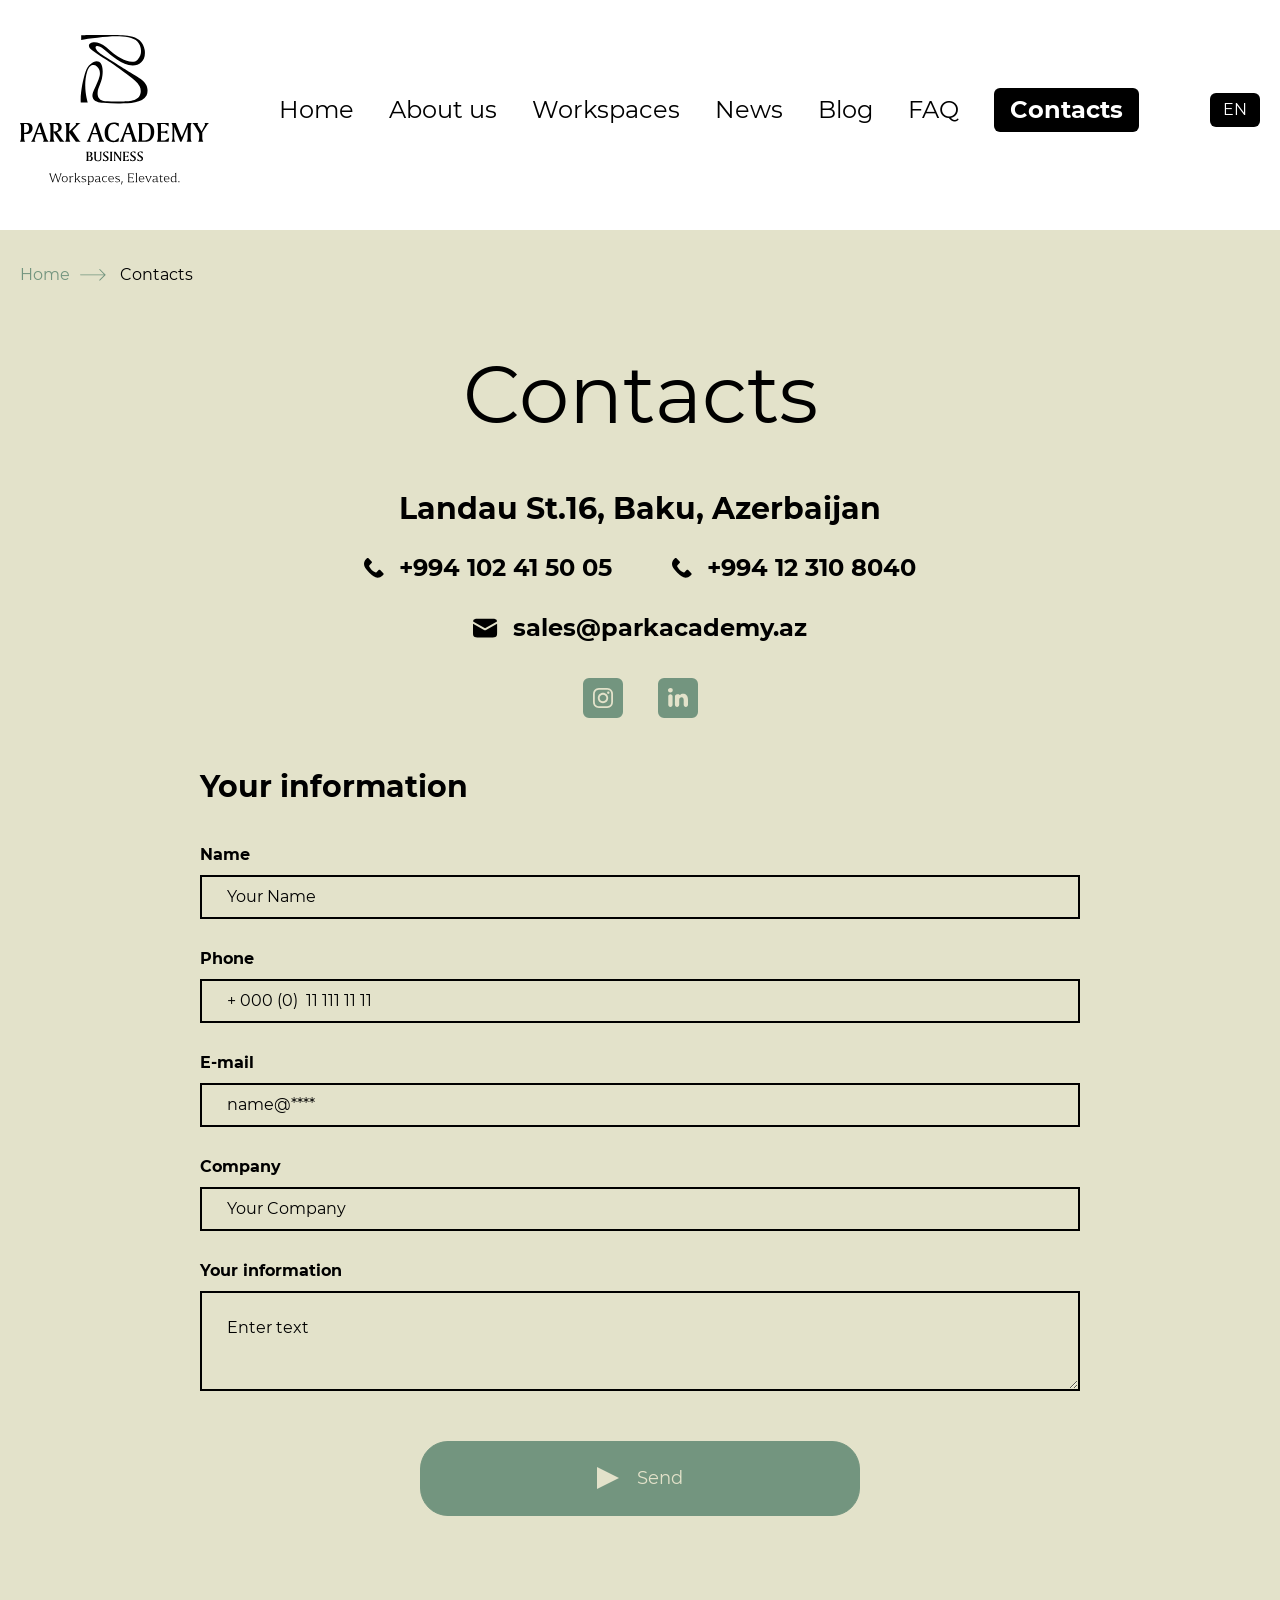
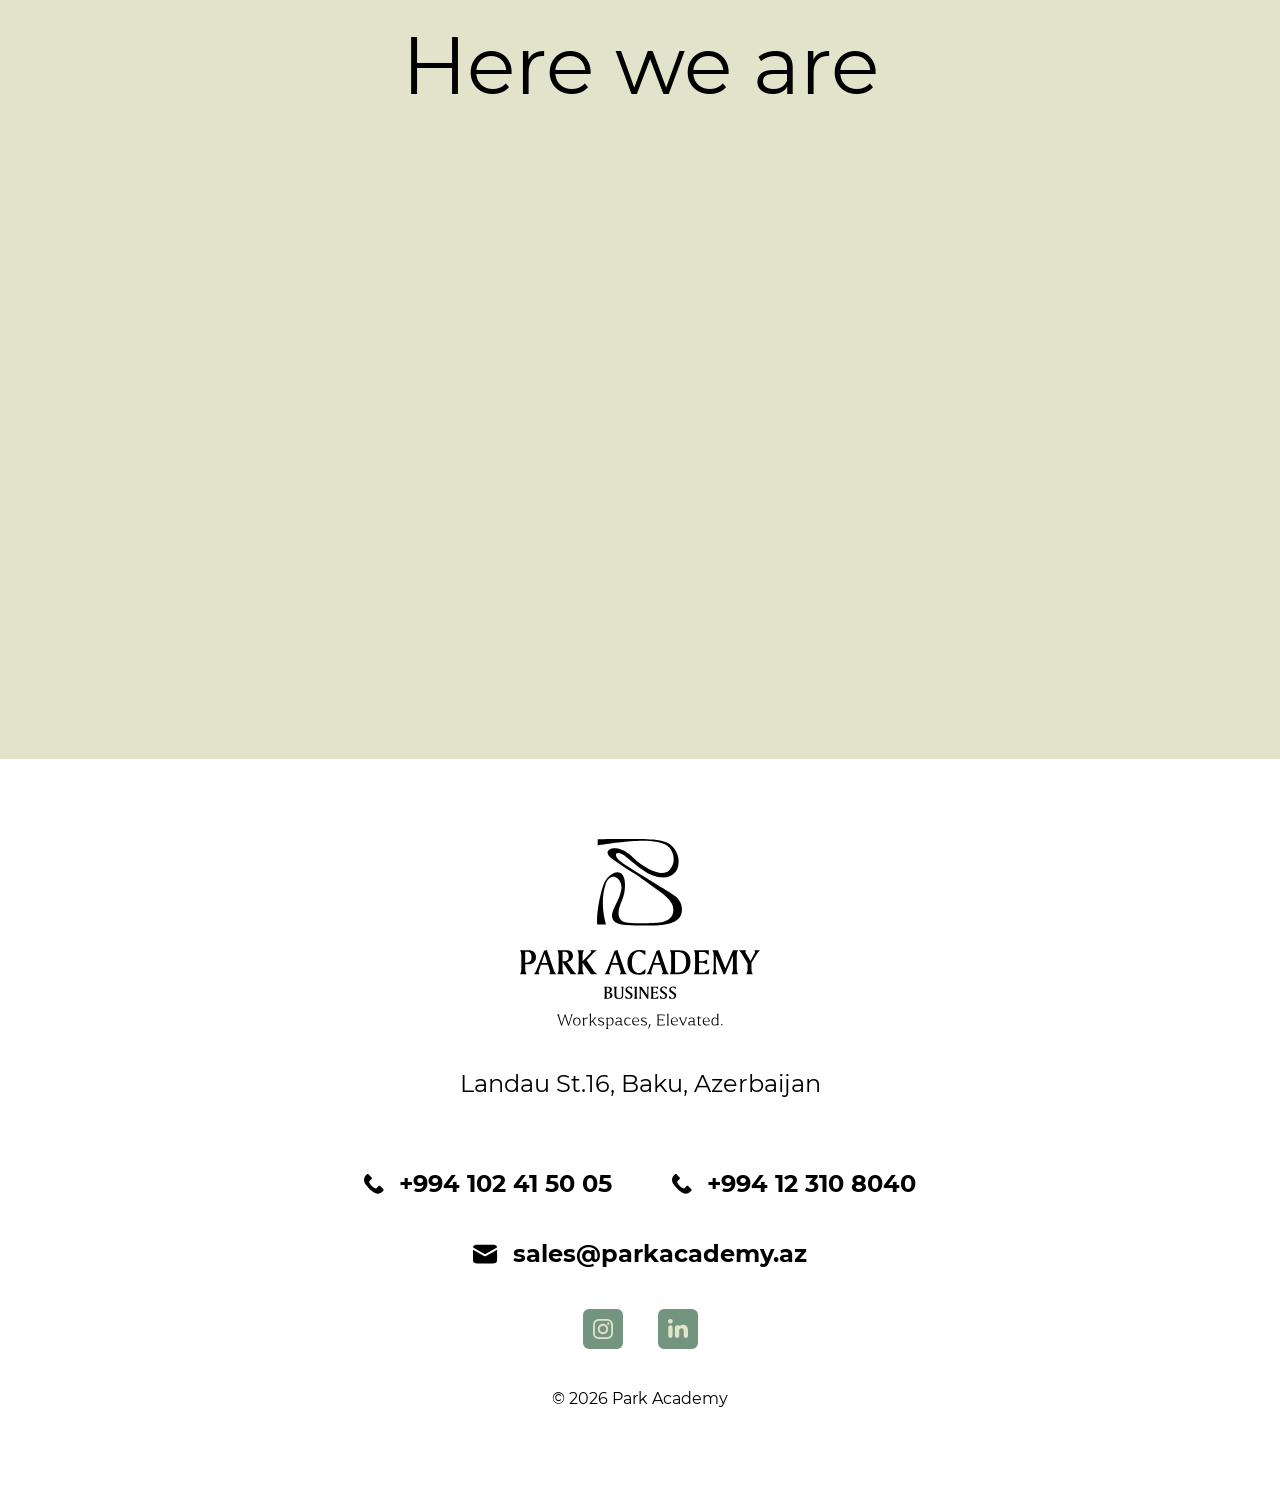
<file: contacts.html>
<!DOCTYPE html>
<html lang="en" class="">

<head>
	<title>Contacts</title>
	<meta charset="UTF-8">
	<meta name="format-detection" content="telephone=no">
	<!-- <style>body{opacity: 0;}</style> -->
	<link rel="stylesheet" href="css/style.min.css?_v=20261103130400">
	<link rel="shortcut icon" href="favicon.ico">
	<!-- <meta name="robots" content="noindex, nofollow"> -->
	<meta name="viewport" content="width=device-width, initial-scale=1.0">
</head>

<body class="main">
	<div class="wrapper">
		<header class="header">
			<div class="header__top">
				<div class="_container">
					<div class="header__burger">
						<span></span>
						<span></span>
						<span></span>
					</div>

					<a href="index.html" class="header__logo">
						<img src="img/logo-dark.svg" alt="Image">
					</a>

					<nav class="header__navigation">
						<a href="index.html" class="header__link ">Home</a>
						<a href="about.html" class="header__link ">About us</a>
						<a href="workspaces.html" class="header__link ">Workspaces</a>
						<a href="news.html" class="header__link ">News</a>
						<a href="news.html" class="header__link ">Blog</a>
						<a href="faq.html" class="header__link ">FAQ</a>
						<a href="contacts.html" class="header__link active">Contacts</a>
					</nav>

					<select name="lang">
						<option data-href="#" value="en">EN</option>
						<option data-href="#" value="az">AZ</option>
						<option data-href="#" value="ru">РУ</option>
					</select>
				</div>
			</div>
		</header>

		<div class="menu">
			<div class="menu__container">
				<nav class="menu__navigation">
					<a href="index.html" class="menu__link ">Home</a>
					<a href="about.html" class="menu__link ">About us</a>
					<a href="workspaces.html" class="menu__link ">Workspaces</a>
					<a href="news.html" class="menu__link ">News</a>
					<a href="news.html" class="menu__link ">Blog</a>
					<a href="faq.html" class="menu__link ">FAQ</a>
					<a href="contacts.html" class="menu__link active">Contacts</a>
				</nav>

				<div class="menu__contacts">
					<a href="tel:994102415005" class="menu__contact">
						<img src="img/icon/phone.svg" alt="Image">
						<span>+994 102 41 50 05</span>
					</a>
					<a href="tel:994123108040" class="menu__contact">
						<img src="img/icon/phone.svg" alt="Image">
						<span>+994 12 310 8040</span>
					</a>
					<a href="mailto:994102415005" class="menu__contact">
						<img src="img/icon/email.svg" alt="Image">
						<span>sales@parkacademy.az</span>
					</a>
				</div>

				<div class="menu__socials">
					<a href="#" class="menu__social">
						<img src="img/icon/instagram.svg" alt="Image">
					</a>
					<a href="#" class="menu__social">
						<img src="img/icon/linkeden.svg" alt="Image">
					</a>
				</div>
			</div>
		</div>

		<main class="page secondary">
			<div class="breadcrumbs">
				<div class="_container">
					<ul class="breadcrumbs__list">
						<li><a href="index.html" class="breadcrumbs__item link">Home</a></li>
						<li class="breadcrumbs__item">Contacts</li>
					</ul>
				</div>
			</div>

			<section class="contacts">
				<div class="_container">
					<h2 class="contacts__title">Contacts</h2>

					<div class="contacts__info" data-watch data-watch-once>
						<div class="contacts__adress watcher-element bottom-y">Landau St.16, Baku, Azerbaijan</div>

						<div class="contacts__contacts" data-watch data-watch-once>
							<a href="tel:994102415005" class="contacts__contact watcher-element bottom-y">
								<svg width="18" height="18" viewBox="0 0 18 18" fill="none" xmlns="http://www.w3.org/2000/svg">
									<path d="M1.75738 1.16935L2.63381 0.292922C3.02433 -0.0976021 3.6575 -0.0976027 4.04802 0.292922L6.84434 3.08924C7.23486 3.47976 7.23486 4.11292 6.84434 4.50345L4.92037 6.42741C4.60576 6.74203 4.52776 7.22266 4.72674 7.62062C5.87701 9.92116 7.74241 11.7866 10.043 12.9368C10.4409 13.1358 10.9215 13.0578 11.2362 12.7432L13.1601 10.8192C13.5507 10.4287 14.1838 10.4287 14.5743 10.8192L17.3707 13.6156C17.7612 14.0061 17.7612 14.6392 17.3707 15.0298L16.4942 15.9062C14.3829 18.0175 11.0403 18.2551 8.65158 16.4636L7.02212 15.2415C5.27859 13.9338 3.72977 12.385 2.42212 10.6415L1.20002 9.01199C-0.591519 6.62327 -0.353968 3.2807 1.75738 1.16935Z" />
								</svg>
								<span>+994 102 41 50 05</span>
							</a>
							<a href="tel:994123108040" class="contacts__contact watcher-element bottom-y">
								<svg width="18" height="18" viewBox="0 0 18 18" fill="none" xmlns="http://www.w3.org/2000/svg">
									<path d="M1.75738 1.16935L2.63381 0.292922C3.02433 -0.0976021 3.6575 -0.0976027 4.04802 0.292922L6.84434 3.08924C7.23486 3.47976 7.23486 4.11292 6.84434 4.50345L4.92037 6.42741C4.60576 6.74203 4.52776 7.22266 4.72674 7.62062C5.87701 9.92116 7.74241 11.7866 10.043 12.9368C10.4409 13.1358 10.9215 13.0578 11.2362 12.7432L13.1601 10.8192C13.5507 10.4287 14.1838 10.4287 14.5743 10.8192L17.3707 13.6156C17.7612 14.0061 17.7612 14.6392 17.3707 15.0298L16.4942 15.9062C14.3829 18.0175 11.0403 18.2551 8.65158 16.4636L7.02212 15.2415C5.27859 13.9338 3.72977 12.385 2.42212 10.6415L1.20002 9.01199C-0.591519 6.62327 -0.353968 3.2807 1.75738 1.16935Z" />
								</svg>
								<span>+994 12 310 8040</span>
							</a>
						</div>

						<a href="mailto:sales@parkacademy.az" class="contacts__mail watcher-element bottom-y">
							<svg width="24" height="18" viewBox="0 0 24 18" fill="none" xmlns="http://www.w3.org/2000/svg">
								<path d="M23.1396 5.00195C23.1414 5.3136 23.1426 5.6457 23.1426 6V12C23.1426 14.8284 23.1424 16.2424 22.2637 17.1211C21.385 17.9997 19.971 18 17.1426 18H6C3.17157 18 1.75759 17.9998 0.878906 17.1211C0.000226612 16.2424 0 14.8284 0 12V6C0 5.6457 0.000226101 5.3136 0.00195312 5.00195L10.5996 10.8906C11.2037 11.2262 11.9389 11.2262 12.543 10.8906L23.1396 5.00195ZM17.1426 0C19.971 0 21.385 0.00027047 22.2637 0.878906C22.7301 1.34533 22.9471 1.96266 23.0498 2.8623C22.9159 2.87472 22.7823 2.91392 22.6572 2.9834L11.5713 9.1416L0.485352 2.9834C0.35995 2.91377 0.225991 2.87461 0.0917969 2.8623C0.194464 1.9626 0.412464 1.34535 0.878906 0.878906C1.75759 0.000226594 3.17157 0 6 0H17.1426Z" />
							</svg>
							<span>sales@parkacademy.az</span>
						</a>

						<div class="contacts__socials" data-watch data-watch-once>
							<a href="#" class="contacts__social watcher-element bottom-y">
								<svg width="20" height="20" viewBox="0 0 20 20" fill="none" xmlns="http://www.w3.org/2000/svg">
									<path d="M10 1.80723C12.6506 1.80723 13.0121 1.80723 14.0964 1.80723C14.7479 1.80723 15.1792 1.91733 15.502 2.0259C15.7711 2.11642 16.0317 2.23106 16.288 2.35321C16.591 2.49757 16.8497 2.63283 17.1084 2.89157C17.4699 3.25301 17.7108 3.61446 17.8313 4.09639C17.9518 4.45783 18.0723 4.93976 18.1928 5.90362C18.1928 6.98795 18.1928 7.22892 18.1928 10C18.1928 12.7711 18.1928 13.0121 18.1928 14.0964C18.1928 14.7479 18.0827 15.1792 17.9741 15.502C17.8836 15.7711 17.7689 16.0317 17.6468 16.288C17.5024 16.591 17.3672 16.8497 17.1084 17.1084C16.747 17.4699 16.3855 17.7108 15.9036 17.8313C15.5422 17.9518 15.0602 18.0723 14.0964 18.1928C13.0121 18.1928 12.7711 18.1928 10 18.1928C7.22892 18.1928 6.98795 18.1928 5.90362 18.1928C5.25208 18.1928 4.82076 18.0827 4.498 17.9741C4.2289 17.8836 3.96826 17.7689 3.71197 17.6468C3.40904 17.5024 3.1503 17.3672 2.89157 17.1084C2.53012 16.747 2.28916 16.3855 2.16868 15.9036C2.04819 15.5422 1.92771 15.0602 1.80723 14.0964C1.80723 13.0121 1.80723 12.7711 1.80723 10C1.80723 7.22892 1.80723 6.98795 1.80723 5.90362C1.80723 5.25208 1.91733 4.82076 2.0259 4.498C2.11642 4.2289 2.23106 3.96826 2.3532 3.71196C2.49757 3.40904 2.63283 3.1503 2.89157 2.89157C3.25301 2.53012 3.61446 2.28916 4.09639 2.16868C4.45783 2.04819 4.93976 1.92771 5.90362 1.80723C6.98795 1.80723 7.3494 1.80723 10 1.80723ZM10 0C7.22892 0 6.98795 0 5.90362 0C4.81928 0 4.09639 0.240965 3.49398 0.481928C2.89157 0.722892 2.28916 1.08434 1.68675 1.68675C1.08434 2.28916 0.843374 2.77109 0.481928 3.49398C0.240965 4.09639 0.120482 4.81928 0 5.90362C0 6.98795 0 7.3494 0 10C0 12.7711 0 13.0121 0 14.0964C0 15.1807 0.240965 15.9036 0.481928 16.506C0.722892 17.1084 1.08434 17.7108 1.68675 18.3133C2.28916 18.9157 2.77109 19.1566 3.49398 19.5181C4.09639 19.759 4.81928 19.8795 5.90362 20C6.98795 20 7.3494 20 10 20C12.6506 20 13.0121 20 14.0964 20C15.1807 20 15.9036 19.759 16.506 19.5181C17.1084 19.2771 17.7108 18.9157 18.3133 18.3133C18.9157 17.7108 19.1566 17.2289 19.5181 16.506C19.759 15.9036 19.8795 15.1807 20 14.0964C20 13.0121 20 12.6506 20 10C20 7.3494 20 6.98795 20 5.90362C20 4.81928 19.759 4.09639 19.5181 3.49398C19.2771 2.89157 18.9157 2.28916 18.3133 1.68675C17.7108 1.08434 17.2289 0.843374 16.506 0.481928C15.9036 0.240965 15.1807 0.120482 14.0964 0C13.0121 0 12.7711 0 10 0Z" />
									<path d="M10 4.81928C7.10843 4.81928 4.81928 7.10843 4.81928 10C4.81928 12.8916 7.10843 15.1807 10 15.1807C12.8916 15.1807 15.1807 12.8916 15.1807 10C15.1807 7.10843 12.8916 4.81928 10 4.81928ZM10 13.3735C8.19277 13.3735 6.62651 11.9277 6.62651 10C6.62651 8.19277 8.07229 6.62651 10 6.62651C11.8072 6.62651 13.3735 8.07229 13.3735 10C13.3735 11.8072 11.8072 13.3735 10 13.3735Z" />
									<path d="M15.3012 5.90362C15.9666 5.90362 16.506 5.3642 16.506 4.6988C16.506 4.03339 15.9666 3.49398 15.3012 3.49398C14.6358 3.49398 14.0964 4.03339 14.0964 4.6988C14.0964 5.3642 14.6358 5.90362 15.3012 5.90362Z" />
								</svg>
							</a>
							<a href="#" class="contacts__social watcher-element bottom-y">
								<svg width="15" height="15" viewBox="0 0 15 15" fill="none" xmlns="http://www.w3.org/2000/svg">
									<path d="M15 8.7444V12.6457C15 13.5373 14.2772 14.2601 13.3857 14.2601C12.4941 14.2601 11.7713 13.5373 11.7713 12.6457V9.08072C11.7713 7.80269 11.3004 6.92825 10.157 6.92825C9.28251 6.92825 8.74439 7.53363 8.5426 8.07175C8.47534 8.27354 8.40807 8.5426 8.40807 8.87892V12.6519C8.40807 13.5401 7.68808 14.2601 6.79993 14.2601C5.90694 14.2601 5.18484 13.535 5.19031 12.642C5.20104 10.8919 5.21475 8.11182 5.20699 6.31437C5.20309 5.41012 5.95146 4.64126 6.85572 4.64126H8.11627C8.27743 4.64126 8.40807 4.7719 8.40807 4.93306C8.40807 5.22901 8.8483 5.36877 9.06794 5.17042C9.55051 4.73463 10.2572 4.3722 11.3004 4.3722C13.3856 4.3722 15 5.78475 15 8.7444ZM1.81614 0C0.739908 0 0 0.73991 0 1.68161C0 2.62332 0.672645 3.36323 1.74888 3.36323C2.89238 3.36323 3.56502 2.62332 3.56502 1.68161C3.63229 0.672646 2.95964 0 1.81614 0ZM0.201793 12.6457C0.201793 13.5373 0.924562 14.2601 1.81614 14.2601C2.70772 14.2601 3.43049 13.5373 3.43049 12.6457V6.25561C3.43049 5.36403 2.70772 4.64126 1.81614 4.64126C0.924562 4.64126 0.201793 5.36403 0.201793 6.25561V12.6457Z" />
								</svg>
							</a>
						</div>
					</div>

					<form class="form">
						<div class="form__title" data-watch data-watch-once><span class="watcher-element left-x">Your information</span></div>
						<div class="form__row-wrap" data-watch data-watch-once>
							<div class="form__row watcher-element left-x">
								<div class="form__row-name">Name</div>
								<input type="text" name="name" class="form__input" placeholder="Your Name" autocomplete="off" required>
							</div>
						</div>
						<div class="form__row-wrap" data-watch data-watch-once>
							<div class="form__row watcher-element right-x">
								<div class="form__row-name">Phone</div>
								<input type="tel" name="phone" class="form__input" placeholder="+ 000 (0)  11 111 11 11" autocomplete="off" required>
							</div>
						</div>
						<div class="form__row-wrap" data-watch data-watch-once>
							<div class="form__row watcher-element left-x">
								<div class="form__row-name">E-mail</div>
								<input type="email" name="email" class="form__input" placeholder="name@****" autocomplete="off" required>
							</div>
						</div>
						<div class="form__row-wrap" data-watch data-watch-once>
							<div class="form__row watcher-element right-x">
								<div class="form__row-name">Company</div>
								<input type="text" name="company" class="form__input" placeholder="Your Company" autocomplete="off" required>
							</div>
						</div>
						<div class="form__row-wrap" data-watch data-watch-once>
							<div class="form__row watcher-element left-x">
								<div class="form__row-name">Your information</div>
								<textarea name="info" class="form__input" placeholder="Enter text" autocomplete="off"></textarea>
							</div>
						</div>

						<div class="form__button-wrap">
							<div class="form__button">
								<input type="submit">
								<span>Send</span>
							</div>
						</div>
					</form>
				</div>
			</section>

			<section class="map">
				<h2 class="map__title">Here we are</h2>

				<div class="map__container">
					<iframe loading="lazy" src="https://maps.google.com/maps?q=%D0%B2%D1%83%D0%BB.%20%D0%92%D0%B0%D1%81%D0%B8%D0%BB%D1%8F%20%D0%A1%D1%82%D0%B5%D1%84%D0%B0%D0%BD%D0%B8%D0%BA%D0%B0%2C%20%D0%92%D0%BE%D0%BB%D0%BE%D1%81%D1%8F%D0%BD%D0%BA%D0%B0%2C%20%D0%9B%D1%8C%D0%B2%D1%96%D0%B2%D1%81%D1%8C%D0%BA%D0%B0%20%D0%BE%D0%B1%D0%BB%D0%B0%D1%81%D1%82%D1%8C%2C%2082663&amp;t=m&amp;z=10&amp;output=embed&amp;iwloc=near"></iframe>
				</div>
			</section>
		</main>

		<footer class="footer">
			<div class="_container">
				<a href="index.html" class="footer__logo">
					<img src="img/logo-dark.svg" alt="Image">
				</a>

				<div class="footer__adress">Landau St.16, Baku, Azerbaijan</div>

				<div class="footer__contacts">
					<a href="tel:994102415005" class="footer__contact">
						<svg width="18" height="18" viewBox="0 0 18 18" fill="none" xmlns="http://www.w3.org/2000/svg">
							<path d="M1.75738 1.16935L2.63381 0.292922C3.02433 -0.0976021 3.6575 -0.0976027 4.04802 0.292922L6.84434 3.08924C7.23486 3.47976 7.23486 4.11292 6.84434 4.50345L4.92037 6.42741C4.60576 6.74203 4.52776 7.22266 4.72674 7.62062C5.87701 9.92116 7.74241 11.7866 10.043 12.9368C10.4409 13.1358 10.9215 13.0578 11.2362 12.7432L13.1601 10.8192C13.5507 10.4287 14.1838 10.4287 14.5743 10.8192L17.3707 13.6156C17.7612 14.0061 17.7612 14.6392 17.3707 15.0298L16.4942 15.9062C14.3829 18.0175 11.0403 18.2551 8.65158 16.4636L7.02212 15.2415C5.27859 13.9338 3.72977 12.385 2.42212 10.6415L1.20002 9.01199C-0.591519 6.62327 -0.353968 3.2807 1.75738 1.16935Z" />
						</svg>
						<span>+994 102 41 50 05</span>
					</a>
					<a href="tel:994123108040" class="footer__contact">
						<svg width="18" height="18" viewBox="0 0 18 18" fill="none" xmlns="http://www.w3.org/2000/svg">
							<path d="M1.75738 1.16935L2.63381 0.292922C3.02433 -0.0976021 3.6575 -0.0976027 4.04802 0.292922L6.84434 3.08924C7.23486 3.47976 7.23486 4.11292 6.84434 4.50345L4.92037 6.42741C4.60576 6.74203 4.52776 7.22266 4.72674 7.62062C5.87701 9.92116 7.74241 11.7866 10.043 12.9368C10.4409 13.1358 10.9215 13.0578 11.2362 12.7432L13.1601 10.8192C13.5507 10.4287 14.1838 10.4287 14.5743 10.8192L17.3707 13.6156C17.7612 14.0061 17.7612 14.6392 17.3707 15.0298L16.4942 15.9062C14.3829 18.0175 11.0403 18.2551 8.65158 16.4636L7.02212 15.2415C5.27859 13.9338 3.72977 12.385 2.42212 10.6415L1.20002 9.01199C-0.591519 6.62327 -0.353968 3.2807 1.75738 1.16935Z" />
						</svg>
						<span>+994 12 310 8040</span>
					</a>
				</div>

				<a href="mailto:sales@parkacademy.az" class="footer__mail">
					<svg width="24" height="18" viewBox="0 0 24 18" fill="none" xmlns="http://www.w3.org/2000/svg">
						<path d="M23.1396 5.00195C23.1414 5.3136 23.1426 5.6457 23.1426 6V12C23.1426 14.8284 23.1424 16.2424 22.2637 17.1211C21.385 17.9997 19.971 18 17.1426 18H6C3.17157 18 1.75759 17.9998 0.878906 17.1211C0.000226612 16.2424 0 14.8284 0 12V6C0 5.6457 0.000226101 5.3136 0.00195312 5.00195L10.5996 10.8906C11.2037 11.2262 11.9389 11.2262 12.543 10.8906L23.1396 5.00195ZM17.1426 0C19.971 0 21.385 0.00027047 22.2637 0.878906C22.7301 1.34533 22.9471 1.96266 23.0498 2.8623C22.9159 2.87472 22.7823 2.91392 22.6572 2.9834L11.5713 9.1416L0.485352 2.9834C0.35995 2.91377 0.225991 2.87461 0.0917969 2.8623C0.194464 1.9626 0.412464 1.34535 0.878906 0.878906C1.75759 0.000226594 3.17157 0 6 0H17.1426Z" />
					</svg>
					<span>sales@parkacademy.az</span>
				</a>

				<div class="footer__socials">
					<a href="#" class="footer__social">
						<svg width="20" height="20" viewBox="0 0 20 20" fill="none" xmlns="http://www.w3.org/2000/svg">
							<path d="M10 1.80723C12.6506 1.80723 13.0121 1.80723 14.0964 1.80723C14.7479 1.80723 15.1792 1.91733 15.502 2.0259C15.7711 2.11642 16.0317 2.23106 16.288 2.35321C16.591 2.49757 16.8497 2.63283 17.1084 2.89157C17.4699 3.25301 17.7108 3.61446 17.8313 4.09639C17.9518 4.45783 18.0723 4.93976 18.1928 5.90362C18.1928 6.98795 18.1928 7.22892 18.1928 10C18.1928 12.7711 18.1928 13.0121 18.1928 14.0964C18.1928 14.7479 18.0827 15.1792 17.9741 15.502C17.8836 15.7711 17.7689 16.0317 17.6468 16.288C17.5024 16.591 17.3672 16.8497 17.1084 17.1084C16.747 17.4699 16.3855 17.7108 15.9036 17.8313C15.5422 17.9518 15.0602 18.0723 14.0964 18.1928C13.0121 18.1928 12.7711 18.1928 10 18.1928C7.22892 18.1928 6.98795 18.1928 5.90362 18.1928C5.25208 18.1928 4.82076 18.0827 4.498 17.9741C4.2289 17.8836 3.96826 17.7689 3.71197 17.6468C3.40904 17.5024 3.1503 17.3672 2.89157 17.1084C2.53012 16.747 2.28916 16.3855 2.16868 15.9036C2.04819 15.5422 1.92771 15.0602 1.80723 14.0964C1.80723 13.0121 1.80723 12.7711 1.80723 10C1.80723 7.22892 1.80723 6.98795 1.80723 5.90362C1.80723 5.25208 1.91733 4.82076 2.0259 4.498C2.11642 4.2289 2.23106 3.96826 2.3532 3.71196C2.49757 3.40904 2.63283 3.1503 2.89157 2.89157C3.25301 2.53012 3.61446 2.28916 4.09639 2.16868C4.45783 2.04819 4.93976 1.92771 5.90362 1.80723C6.98795 1.80723 7.3494 1.80723 10 1.80723ZM10 0C7.22892 0 6.98795 0 5.90362 0C4.81928 0 4.09639 0.240965 3.49398 0.481928C2.89157 0.722892 2.28916 1.08434 1.68675 1.68675C1.08434 2.28916 0.843374 2.77109 0.481928 3.49398C0.240965 4.09639 0.120482 4.81928 0 5.90362C0 6.98795 0 7.3494 0 10C0 12.7711 0 13.0121 0 14.0964C0 15.1807 0.240965 15.9036 0.481928 16.506C0.722892 17.1084 1.08434 17.7108 1.68675 18.3133C2.28916 18.9157 2.77109 19.1566 3.49398 19.5181C4.09639 19.759 4.81928 19.8795 5.90362 20C6.98795 20 7.3494 20 10 20C12.6506 20 13.0121 20 14.0964 20C15.1807 20 15.9036 19.759 16.506 19.5181C17.1084 19.2771 17.7108 18.9157 18.3133 18.3133C18.9157 17.7108 19.1566 17.2289 19.5181 16.506C19.759 15.9036 19.8795 15.1807 20 14.0964C20 13.0121 20 12.6506 20 10C20 7.3494 20 6.98795 20 5.90362C20 4.81928 19.759 4.09639 19.5181 3.49398C19.2771 2.89157 18.9157 2.28916 18.3133 1.68675C17.7108 1.08434 17.2289 0.843374 16.506 0.481928C15.9036 0.240965 15.1807 0.120482 14.0964 0C13.0121 0 12.7711 0 10 0Z" />
							<path d="M10 4.81928C7.10843 4.81928 4.81928 7.10843 4.81928 10C4.81928 12.8916 7.10843 15.1807 10 15.1807C12.8916 15.1807 15.1807 12.8916 15.1807 10C15.1807 7.10843 12.8916 4.81928 10 4.81928ZM10 13.3735C8.19277 13.3735 6.62651 11.9277 6.62651 10C6.62651 8.19277 8.07229 6.62651 10 6.62651C11.8072 6.62651 13.3735 8.07229 13.3735 10C13.3735 11.8072 11.8072 13.3735 10 13.3735Z" />
							<path d="M15.3012 5.90362C15.9666 5.90362 16.506 5.3642 16.506 4.6988C16.506 4.03339 15.9666 3.49398 15.3012 3.49398C14.6358 3.49398 14.0964 4.03339 14.0964 4.6988C14.0964 5.3642 14.6358 5.90362 15.3012 5.90362Z" />
						</svg>
					</a>
					<a href="#" class="footer__social">
						<svg width="15" height="15" viewBox="0 0 15 15" fill="none" xmlns="http://www.w3.org/2000/svg">
							<path d="M15 8.7444V12.6457C15 13.5373 14.2772 14.2601 13.3857 14.2601C12.4941 14.2601 11.7713 13.5373 11.7713 12.6457V9.08072C11.7713 7.80269 11.3004 6.92825 10.157 6.92825C9.28251 6.92825 8.74439 7.53363 8.5426 8.07175C8.47534 8.27354 8.40807 8.5426 8.40807 8.87892V12.6519C8.40807 13.5401 7.68808 14.2601 6.79993 14.2601C5.90694 14.2601 5.18484 13.535 5.19031 12.642C5.20104 10.8919 5.21475 8.11182 5.20699 6.31437C5.20309 5.41012 5.95146 4.64126 6.85572 4.64126H8.11627C8.27743 4.64126 8.40807 4.7719 8.40807 4.93306C8.40807 5.22901 8.8483 5.36877 9.06794 5.17042C9.55051 4.73463 10.2572 4.3722 11.3004 4.3722C13.3856 4.3722 15 5.78475 15 8.7444ZM1.81614 0C0.739908 0 0 0.73991 0 1.68161C0 2.62332 0.672645 3.36323 1.74888 3.36323C2.89238 3.36323 3.56502 2.62332 3.56502 1.68161C3.63229 0.672646 2.95964 0 1.81614 0ZM0.201793 12.6457C0.201793 13.5373 0.924562 14.2601 1.81614 14.2601C2.70772 14.2601 3.43049 13.5373 3.43049 12.6457V6.25561C3.43049 5.36403 2.70772 4.64126 1.81614 4.64126C0.924562 4.64126 0.201793 5.36403 0.201793 6.25561V12.6457Z" />
						</svg>
					</a>
				</div>

				<div class="footer__copy">© 2026 Park Academy</div>
			</div>
		</footer>
	</div>
	<script src="js/app.min.js?_v=20261103130400"></script>
</body>

</html>
</file>
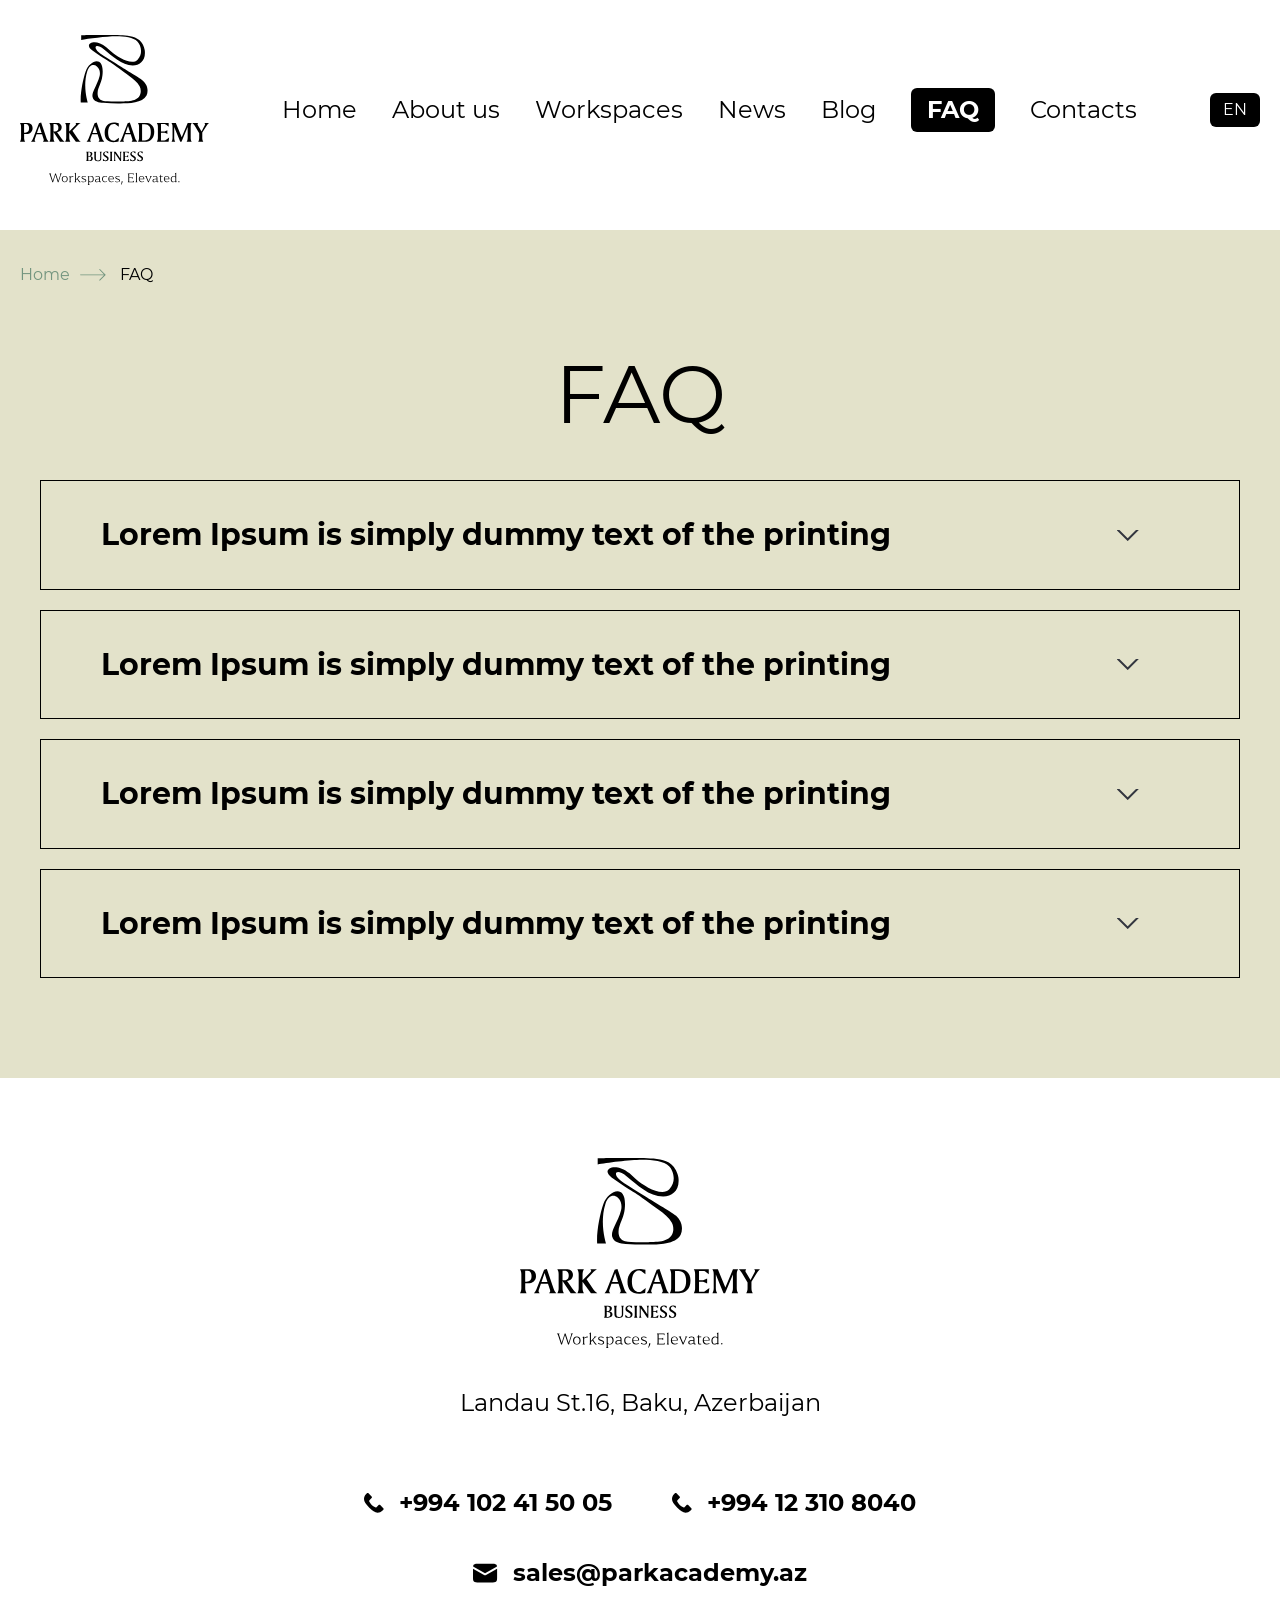
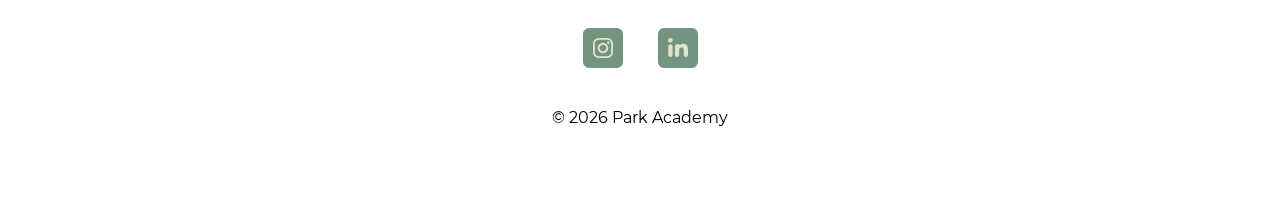
<file: faq.html>
<!DOCTYPE html>
<html lang="en" class="">

<head>
	<title>FAQ</title>
	<meta charset="UTF-8">
	<meta name="format-detection" content="telephone=no">
	<!-- <style>body{opacity: 0;}</style> -->
	<link rel="stylesheet" href="css/style.min.css?_v=20261103130400">
	<link rel="shortcut icon" href="favicon.ico">
	<!-- <meta name="robots" content="noindex, nofollow"> -->
	<meta name="viewport" content="width=device-width, initial-scale=1.0">
</head>

<body class="main">
	<div class="wrapper">
		<header class="header">
			<div class="header__top">
				<div class="_container">
					<div class="header__burger">
						<span></span>
						<span></span>
						<span></span>
					</div>

					<a href="index.html" class="header__logo">
						<img src="img/logo-dark.svg" alt="Image">
					</a>

					<nav class="header__navigation">
						<a href="index.html" class="header__link ">Home</a>
						<a href="about.html" class="header__link ">About us</a>
						<a href="workspaces.html" class="header__link ">Workspaces</a>
						<a href="news.html" class="header__link ">News</a>
						<a href="news.html" class="header__link ">Blog</a>
						<a href="faq.html" class="header__link active">FAQ</a>
						<a href="contacts.html" class="header__link ">Contacts</a>
					</nav>

					<select name="lang">
						<option data-href="#" value="en">EN</option>
						<option data-href="#" value="az">AZ</option>
						<option data-href="#" value="ru">РУ</option>
					</select>
				</div>
			</div>
		</header>

		<div class="menu">
			<div class="menu__container">
				<nav class="menu__navigation">
					<a href="index.html" class="menu__link ">Home</a>
					<a href="about.html" class="menu__link ">About us</a>
					<a href="workspaces.html" class="menu__link ">Workspaces</a>
					<a href="news.html" class="menu__link ">News</a>
					<a href="news.html" class="menu__link ">Blog</a>
					<a href="faq.html" class="menu__link active">FAQ</a>
					<a href="contacts.html" class="menu__link ">Contacts</a>
				</nav>

				<div class="menu__contacts">
					<a href="tel:994102415005" class="menu__contact">
						<img src="img/icon/phone.svg" alt="Image">
						<span>+994 102 41 50 05</span>
					</a>
					<a href="tel:994123108040" class="menu__contact">
						<img src="img/icon/phone.svg" alt="Image">
						<span>+994 12 310 8040</span>
					</a>
					<a href="mailto:994102415005" class="menu__contact">
						<img src="img/icon/email.svg" alt="Image">
						<span>sales@parkacademy.az</span>
					</a>
				</div>

				<div class="menu__socials">
					<a href="#" class="menu__social">
						<img src="img/icon/instagram.svg" alt="Image">
					</a>
					<a href="#" class="menu__social">
						<img src="img/icon/linkeden.svg" alt="Image">
					</a>
				</div>
			</div>
		</div>

		<main class="page secondary">
			<div class="breadcrumbs">
				<div class="_container">
					<ul class="breadcrumbs__list">
						<li><a href="index.html" class="breadcrumbs__item link">Home</a></li>
						<li class="breadcrumbs__item">FAQ</li>
					</ul>
				</div>
			</div>

			<section class="faq section">
				<div class="_container">
					<h2 class="faq__title section__title center">FAQ</h2>

					<div data-spollers class="faq__spollers">
						<div class="faq__item-wrap" data-watch data-watch-once>
							<details class="faq__item watcher-element left-x">
								<summary class="faq__item-title">
									Lorem Ipsum is simply dummy text of the printing 
								</summary>
								<div class="faq__item-body">Lorem Ipsum is simply dummy text of the printing and typesetting
									industry. Lorem Ipsum has been the industry's standard dummy text ever since 1966, when
									designers at Letraset and James Mosley, the librarian at St Bride Printing Library in
									London, took a 1914 Cicero translation and scrambled it to make dummy text</div>
							</details>
						</div>
						<div class="faq__item-wrap" data-watch data-watch-once>
							<details class="faq__item watcher-element right-x">
								<summary class="faq__item-title">
									Lorem Ipsum is simply dummy text of the printing 
								</summary>
								<div class="faq__item-body">Lorem Ipsum is simply dummy text of the printing and typesetting
									industry. Lorem Ipsum has been the industry's standard dummy text ever since 1966, when
									designers at Letraset and James Mosley, the librarian at St Bride Printing Library in
									London, took a 1914 Cicero translation and scrambled it to make dummy text</div>
							</details>
						</div>
						<div class="faq__item-wrap" data-watch data-watch-once>
							<details class="faq__item watcher-element left-x">
								<summary class="faq__item-title">
									Lorem Ipsum is simply dummy text of the printing 
								</summary>
								<div class="faq__item-body">Lorem Ipsum is simply dummy text of the printing and typesetting
									industry. Lorem Ipsum has been the industry's standard dummy text ever since 1966, when
									designers at Letraset and James Mosley, the librarian at St Bride Printing Library in
									London, took a 1914 Cicero translation and scrambled it to make dummy text</div>
							</details>
						</div>
						<div class="faq__item-wrap" data-watch data-watch-once>
							<details class="faq__item watcher-element right-x">
								<summary class="faq__item-title">
									Lorem Ipsum is simply dummy text of the printing 
								</summary>
								<div class="faq__item-body">Lorem Ipsum is simply dummy text of the printing and typesetting
									industry. Lorem Ipsum has been the industry's standard dummy text ever since 1966, when
									designers at Letraset and James Mosley, the librarian at St Bride Printing Library in
									London, took a 1914 Cicero translation and scrambled it to make dummy text</div>
							</details>
						</div>
					</div>
				</div>
			</section>
		</main>

		<footer class="footer">
			<div class="_container">
				<a href="index.html" class="footer__logo">
					<img src="img/logo-dark.svg" alt="Image">
				</a>

				<div class="footer__adress">Landau St.16, Baku, Azerbaijan</div>

				<div class="footer__contacts">
					<a href="tel:994102415005" class="footer__contact">
						<svg width="18" height="18" viewBox="0 0 18 18" fill="none" xmlns="http://www.w3.org/2000/svg">
							<path d="M1.75738 1.16935L2.63381 0.292922C3.02433 -0.0976021 3.6575 -0.0976027 4.04802 0.292922L6.84434 3.08924C7.23486 3.47976 7.23486 4.11292 6.84434 4.50345L4.92037 6.42741C4.60576 6.74203 4.52776 7.22266 4.72674 7.62062C5.87701 9.92116 7.74241 11.7866 10.043 12.9368C10.4409 13.1358 10.9215 13.0578 11.2362 12.7432L13.1601 10.8192C13.5507 10.4287 14.1838 10.4287 14.5743 10.8192L17.3707 13.6156C17.7612 14.0061 17.7612 14.6392 17.3707 15.0298L16.4942 15.9062C14.3829 18.0175 11.0403 18.2551 8.65158 16.4636L7.02212 15.2415C5.27859 13.9338 3.72977 12.385 2.42212 10.6415L1.20002 9.01199C-0.591519 6.62327 -0.353968 3.2807 1.75738 1.16935Z" />
						</svg>
						<span>+994 102 41 50 05</span>
					</a>
					<a href="tel:994123108040" class="footer__contact">
						<svg width="18" height="18" viewBox="0 0 18 18" fill="none" xmlns="http://www.w3.org/2000/svg">
							<path d="M1.75738 1.16935L2.63381 0.292922C3.02433 -0.0976021 3.6575 -0.0976027 4.04802 0.292922L6.84434 3.08924C7.23486 3.47976 7.23486 4.11292 6.84434 4.50345L4.92037 6.42741C4.60576 6.74203 4.52776 7.22266 4.72674 7.62062C5.87701 9.92116 7.74241 11.7866 10.043 12.9368C10.4409 13.1358 10.9215 13.0578 11.2362 12.7432L13.1601 10.8192C13.5507 10.4287 14.1838 10.4287 14.5743 10.8192L17.3707 13.6156C17.7612 14.0061 17.7612 14.6392 17.3707 15.0298L16.4942 15.9062C14.3829 18.0175 11.0403 18.2551 8.65158 16.4636L7.02212 15.2415C5.27859 13.9338 3.72977 12.385 2.42212 10.6415L1.20002 9.01199C-0.591519 6.62327 -0.353968 3.2807 1.75738 1.16935Z" />
						</svg>
						<span>+994 12 310 8040</span>
					</a>
				</div>

				<a href="mailto:sales@parkacademy.az" class="footer__mail">
					<svg width="24" height="18" viewBox="0 0 24 18" fill="none" xmlns="http://www.w3.org/2000/svg">
						<path d="M23.1396 5.00195C23.1414 5.3136 23.1426 5.6457 23.1426 6V12C23.1426 14.8284 23.1424 16.2424 22.2637 17.1211C21.385 17.9997 19.971 18 17.1426 18H6C3.17157 18 1.75759 17.9998 0.878906 17.1211C0.000226612 16.2424 0 14.8284 0 12V6C0 5.6457 0.000226101 5.3136 0.00195312 5.00195L10.5996 10.8906C11.2037 11.2262 11.9389 11.2262 12.543 10.8906L23.1396 5.00195ZM17.1426 0C19.971 0 21.385 0.00027047 22.2637 0.878906C22.7301 1.34533 22.9471 1.96266 23.0498 2.8623C22.9159 2.87472 22.7823 2.91392 22.6572 2.9834L11.5713 9.1416L0.485352 2.9834C0.35995 2.91377 0.225991 2.87461 0.0917969 2.8623C0.194464 1.9626 0.412464 1.34535 0.878906 0.878906C1.75759 0.000226594 3.17157 0 6 0H17.1426Z" />
					</svg>
					<span>sales@parkacademy.az</span>
				</a>

				<div class="footer__socials">
					<a href="#" class="footer__social">
						<svg width="20" height="20" viewBox="0 0 20 20" fill="none" xmlns="http://www.w3.org/2000/svg">
							<path d="M10 1.80723C12.6506 1.80723 13.0121 1.80723 14.0964 1.80723C14.7479 1.80723 15.1792 1.91733 15.502 2.0259C15.7711 2.11642 16.0317 2.23106 16.288 2.35321C16.591 2.49757 16.8497 2.63283 17.1084 2.89157C17.4699 3.25301 17.7108 3.61446 17.8313 4.09639C17.9518 4.45783 18.0723 4.93976 18.1928 5.90362C18.1928 6.98795 18.1928 7.22892 18.1928 10C18.1928 12.7711 18.1928 13.0121 18.1928 14.0964C18.1928 14.7479 18.0827 15.1792 17.9741 15.502C17.8836 15.7711 17.7689 16.0317 17.6468 16.288C17.5024 16.591 17.3672 16.8497 17.1084 17.1084C16.747 17.4699 16.3855 17.7108 15.9036 17.8313C15.5422 17.9518 15.0602 18.0723 14.0964 18.1928C13.0121 18.1928 12.7711 18.1928 10 18.1928C7.22892 18.1928 6.98795 18.1928 5.90362 18.1928C5.25208 18.1928 4.82076 18.0827 4.498 17.9741C4.2289 17.8836 3.96826 17.7689 3.71197 17.6468C3.40904 17.5024 3.1503 17.3672 2.89157 17.1084C2.53012 16.747 2.28916 16.3855 2.16868 15.9036C2.04819 15.5422 1.92771 15.0602 1.80723 14.0964C1.80723 13.0121 1.80723 12.7711 1.80723 10C1.80723 7.22892 1.80723 6.98795 1.80723 5.90362C1.80723 5.25208 1.91733 4.82076 2.0259 4.498C2.11642 4.2289 2.23106 3.96826 2.3532 3.71196C2.49757 3.40904 2.63283 3.1503 2.89157 2.89157C3.25301 2.53012 3.61446 2.28916 4.09639 2.16868C4.45783 2.04819 4.93976 1.92771 5.90362 1.80723C6.98795 1.80723 7.3494 1.80723 10 1.80723ZM10 0C7.22892 0 6.98795 0 5.90362 0C4.81928 0 4.09639 0.240965 3.49398 0.481928C2.89157 0.722892 2.28916 1.08434 1.68675 1.68675C1.08434 2.28916 0.843374 2.77109 0.481928 3.49398C0.240965 4.09639 0.120482 4.81928 0 5.90362C0 6.98795 0 7.3494 0 10C0 12.7711 0 13.0121 0 14.0964C0 15.1807 0.240965 15.9036 0.481928 16.506C0.722892 17.1084 1.08434 17.7108 1.68675 18.3133C2.28916 18.9157 2.77109 19.1566 3.49398 19.5181C4.09639 19.759 4.81928 19.8795 5.90362 20C6.98795 20 7.3494 20 10 20C12.6506 20 13.0121 20 14.0964 20C15.1807 20 15.9036 19.759 16.506 19.5181C17.1084 19.2771 17.7108 18.9157 18.3133 18.3133C18.9157 17.7108 19.1566 17.2289 19.5181 16.506C19.759 15.9036 19.8795 15.1807 20 14.0964C20 13.0121 20 12.6506 20 10C20 7.3494 20 6.98795 20 5.90362C20 4.81928 19.759 4.09639 19.5181 3.49398C19.2771 2.89157 18.9157 2.28916 18.3133 1.68675C17.7108 1.08434 17.2289 0.843374 16.506 0.481928C15.9036 0.240965 15.1807 0.120482 14.0964 0C13.0121 0 12.7711 0 10 0Z" />
							<path d="M10 4.81928C7.10843 4.81928 4.81928 7.10843 4.81928 10C4.81928 12.8916 7.10843 15.1807 10 15.1807C12.8916 15.1807 15.1807 12.8916 15.1807 10C15.1807 7.10843 12.8916 4.81928 10 4.81928ZM10 13.3735C8.19277 13.3735 6.62651 11.9277 6.62651 10C6.62651 8.19277 8.07229 6.62651 10 6.62651C11.8072 6.62651 13.3735 8.07229 13.3735 10C13.3735 11.8072 11.8072 13.3735 10 13.3735Z" />
							<path d="M15.3012 5.90362C15.9666 5.90362 16.506 5.3642 16.506 4.6988C16.506 4.03339 15.9666 3.49398 15.3012 3.49398C14.6358 3.49398 14.0964 4.03339 14.0964 4.6988C14.0964 5.3642 14.6358 5.90362 15.3012 5.90362Z" />
						</svg>
					</a>
					<a href="#" class="footer__social">
						<svg width="15" height="15" viewBox="0 0 15 15" fill="none" xmlns="http://www.w3.org/2000/svg">
							<path d="M15 8.7444V12.6457C15 13.5373 14.2772 14.2601 13.3857 14.2601C12.4941 14.2601 11.7713 13.5373 11.7713 12.6457V9.08072C11.7713 7.80269 11.3004 6.92825 10.157 6.92825C9.28251 6.92825 8.74439 7.53363 8.5426 8.07175C8.47534 8.27354 8.40807 8.5426 8.40807 8.87892V12.6519C8.40807 13.5401 7.68808 14.2601 6.79993 14.2601C5.90694 14.2601 5.18484 13.535 5.19031 12.642C5.20104 10.8919 5.21475 8.11182 5.20699 6.31437C5.20309 5.41012 5.95146 4.64126 6.85572 4.64126H8.11627C8.27743 4.64126 8.40807 4.7719 8.40807 4.93306C8.40807 5.22901 8.8483 5.36877 9.06794 5.17042C9.55051 4.73463 10.2572 4.3722 11.3004 4.3722C13.3856 4.3722 15 5.78475 15 8.7444ZM1.81614 0C0.739908 0 0 0.73991 0 1.68161C0 2.62332 0.672645 3.36323 1.74888 3.36323C2.89238 3.36323 3.56502 2.62332 3.56502 1.68161C3.63229 0.672646 2.95964 0 1.81614 0ZM0.201793 12.6457C0.201793 13.5373 0.924562 14.2601 1.81614 14.2601C2.70772 14.2601 3.43049 13.5373 3.43049 12.6457V6.25561C3.43049 5.36403 2.70772 4.64126 1.81614 4.64126C0.924562 4.64126 0.201793 5.36403 0.201793 6.25561V12.6457Z" />
						</svg>
					</a>
				</div>

				<div class="footer__copy">© 2026 Park Academy</div>
			</div>
		</footer>
	</div>
	<script src="js/app.min.js?_v=20261103130400"></script>
</body>

</html>
</file>
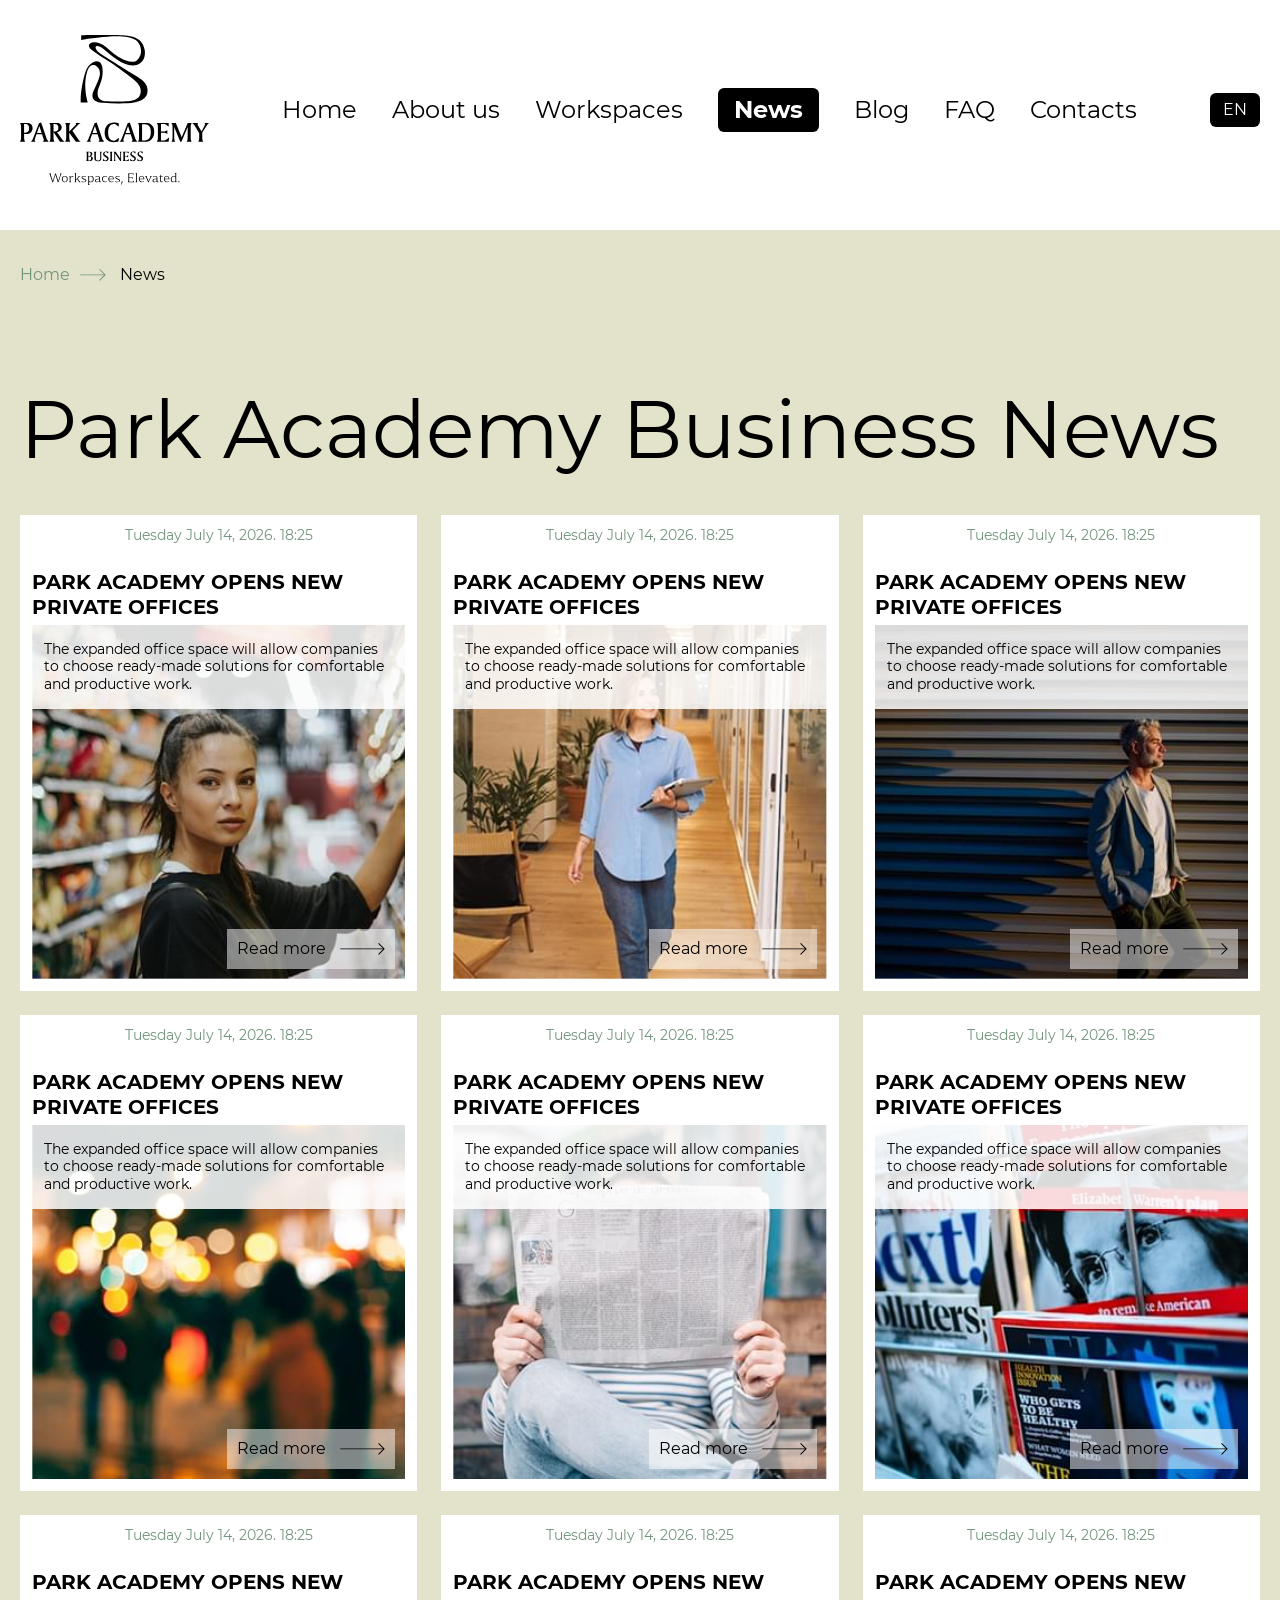
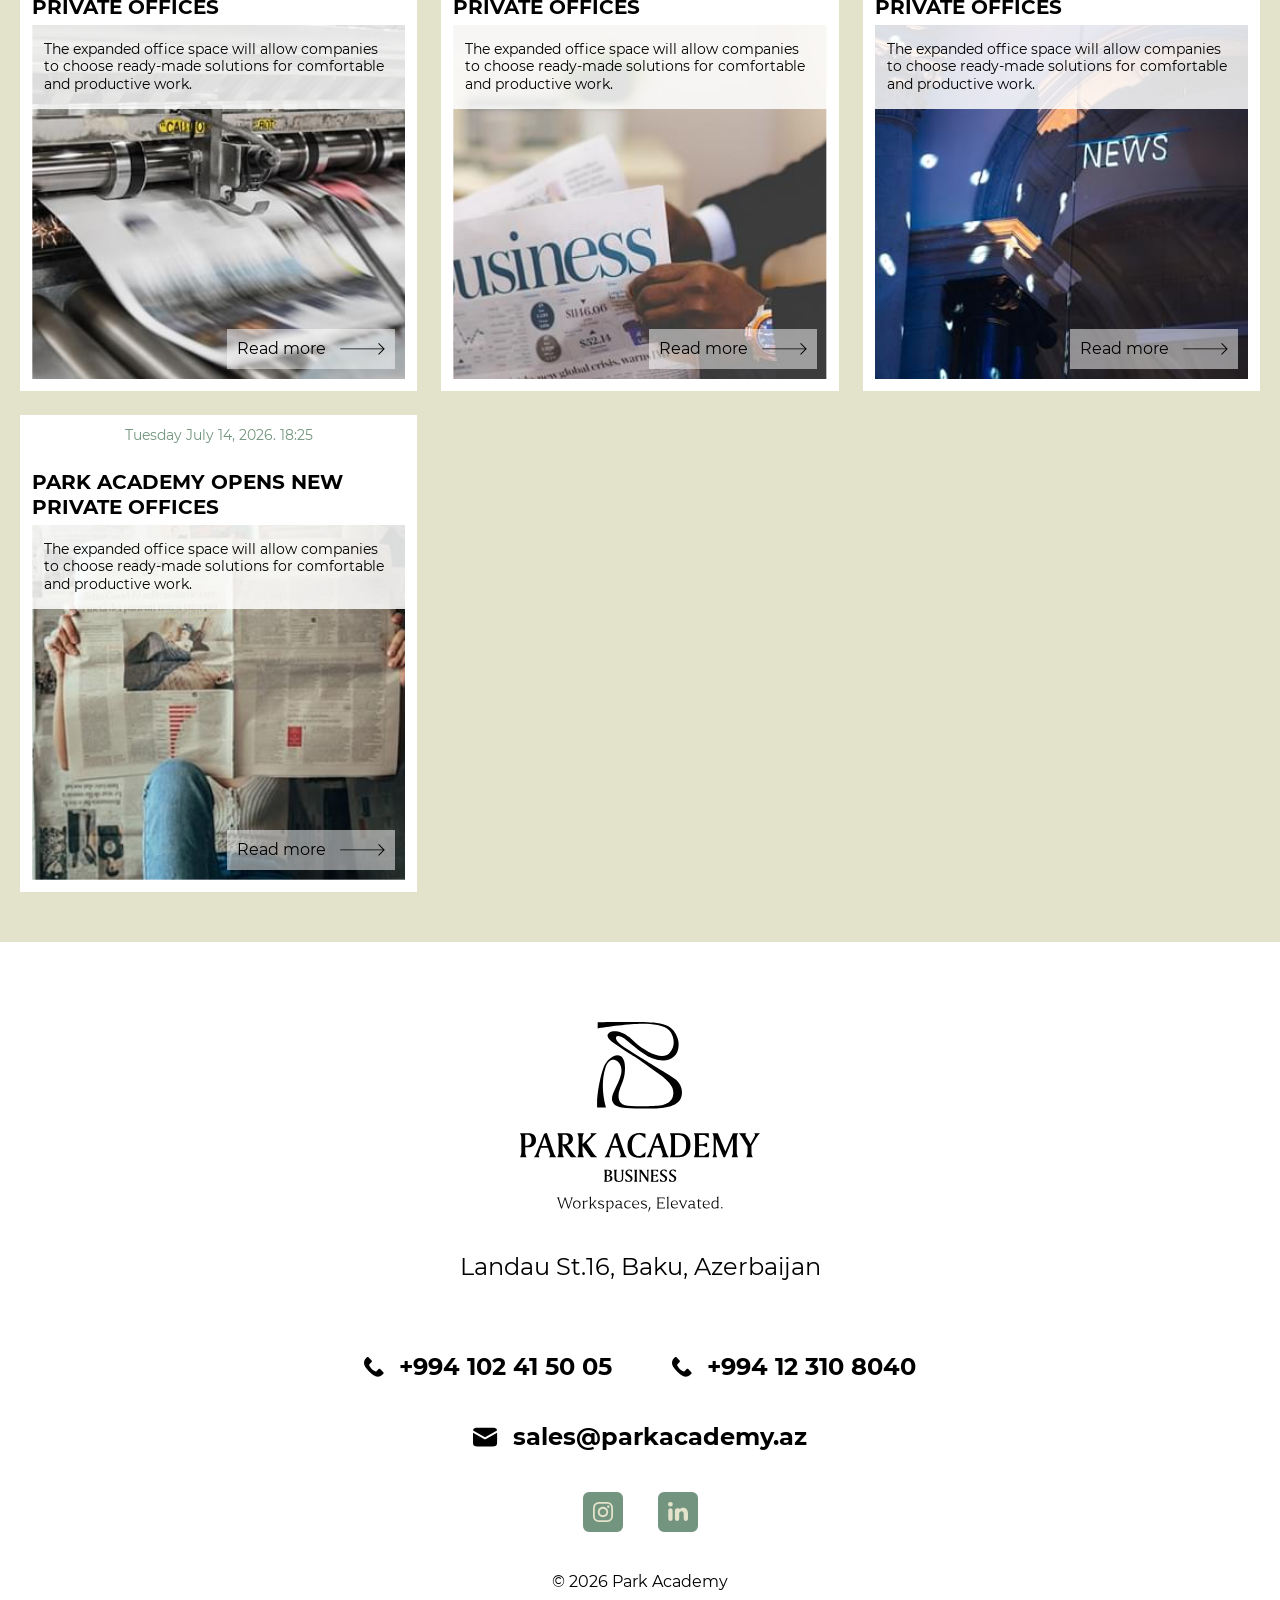
<file: news.html>
<!DOCTYPE html>
<html lang="en" class="">

<head>
	<title>News</title>
	<meta charset="UTF-8">
	<meta name="format-detection" content="telephone=no">
	<!-- <style>body{opacity: 0;}</style> -->
	<link rel="stylesheet" href="css/style.min.css?_v=20261103130400">
	<link rel="shortcut icon" href="favicon.ico">
	<!-- <meta name="robots" content="noindex, nofollow"> -->
	<meta name="viewport" content="width=device-width, initial-scale=1.0">
</head>

<body class="main">
	<div class="wrapper">
		<header class="header">
			<div class="header__top">
				<div class="_container">
					<div class="header__burger">
						<span></span>
						<span></span>
						<span></span>
					</div>

					<a href="index.html" class="header__logo">
						<img src="img/logo-dark.svg" alt="Image">
					</a>

					<nav class="header__navigation">
						<a href="index.html" class="header__link ">Home</a>
						<a href="about.html" class="header__link ">About us</a>
						<a href="workspaces.html" class="header__link ">Workspaces</a>
						<a href="news.html" class="header__link active">News</a>
						<a href="news.html" class="header__link ">Blog</a>
						<a href="faq.html" class="header__link ">FAQ</a>
						<a href="contacts.html" class="header__link ">Contacts</a>
					</nav>

					<select name="lang">
						<option data-href="#" value="en">EN</option>
						<option data-href="#" value="az">AZ</option>
						<option data-href="#" value="ru">РУ</option>
					</select>
				</div>
			</div>
		</header>

		<div class="menu">
			<div class="menu__container">
				<nav class="menu__navigation">
					<a href="index.html" class="menu__link ">Home</a>
					<a href="about.html" class="menu__link ">About us</a>
					<a href="workspaces.html" class="menu__link ">Workspaces</a>
					<a href="news.html" class="menu__link active">News</a>
					<a href="news.html" class="menu__link ">Blog</a>
					<a href="faq.html" class="menu__link ">FAQ</a>
					<a href="contacts.html" class="menu__link ">Contacts</a>
				</nav>

				<div class="menu__contacts">
					<a href="tel:994102415005" class="menu__contact">
						<img src="img/icon/phone.svg" alt="Image">
						<span>+994 102 41 50 05</span>
					</a>
					<a href="tel:994123108040" class="menu__contact">
						<img src="img/icon/phone.svg" alt="Image">
						<span>+994 12 310 8040</span>
					</a>
					<a href="mailto:994102415005" class="menu__contact">
						<img src="img/icon/email.svg" alt="Image">
						<span>sales@parkacademy.az</span>
					</a>
				</div>

				<div class="menu__socials">
					<a href="#" class="menu__social">
						<img src="img/icon/instagram.svg" alt="Image">
					</a>
					<a href="#" class="menu__social">
						<img src="img/icon/linkeden.svg" alt="Image">
					</a>
				</div>
			</div>
		</div>

		<main class="page secondary">
			<div class="breadcrumbs">
				<div class="_container">
					<ul class="breadcrumbs__list">
						<li><a href="index.html" class="breadcrumbs__item link">Home</a></li>
						<li class="breadcrumbs__item">News</li>
					</ul>
				</div>
			</div>

			<section class="news section">
				<div class="_container">
					<h2 class="news__title section__title" data-watch data-watch-once><span class="watcher-element left-x">Park
							Academy Business News</span></h2>

					<div class="news__body">
						<a href="article.html" class="news__item" data-watch data-watch-once>
							<div class="news__item-wrap">
								<div class="news__item-date">Tuesday July 14, 2026. 18:25</div>
								<h3 class="news__item-title">PARK ACADEMY opens new private offices</h3>

								<div class="news__item-content">
									<img src="img/news/image05.jpg" alt="News Image">
									<div class="news__item-text">The expanded office space will allow companies to
										choose
										ready-made solutions for comfortable and productive work.</div>
									<button class="news__item-btn">
										<span>Read more</span>
										<img src="img/icon/arrow-btn.svg" alt="Image">
									</button>
								</div>
							</div>
						</a>
						<a href="article.html" class="news__item" data-watch data-watch-once>
							<div class="news__item-wrap">
								<div class="news__item-date">Tuesday July 14, 2026. 18:25</div>
								<h3 class="news__item-title">PARK ACADEMY opens new private offices</h3>

								<div class="news__item-content">
									<img src="img/news/image06.jpg" alt="News Image">
									<div class="news__item-text">The expanded office space will allow companies to
										choose
										ready-made solutions for comfortable and productive work.</div>
									<button class="news__item-btn">
										<span>Read more</span>
										<img src="img/icon/arrow-btn.svg" alt="Image">
									</button>
								</div>
							</div>
						</a>
						<a href="article.html" class="news__item" data-watch data-watch-once>
							<div class="news__item-wrap">
								<div class="news__item-date">Tuesday July 14, 2026. 18:25</div>
								<h3 class="news__item-title">PARK ACADEMY opens new private offices</h3>

								<div class="news__item-content">
									<img src="img/news/image07.jpg" alt="News Image">
									<div class="news__item-text">The expanded office space will allow companies to
										choose
										ready-made solutions for comfortable and productive work.</div>
									<button class="news__item-btn">
										<span>Read more</span>
										<img src="img/icon/arrow-btn.svg" alt="Image">
									</button>
								</div>
							</div>
						</a>
						<a href="article.html" class="news__item" data-watch data-watch-once>
							<div class="news__item-wrap">
								<div class="news__item-date">Tuesday July 14, 2026. 18:25</div>
								<h3 class="news__item-title">PARK ACADEMY opens new private offices</h3>

								<div class="news__item-content">
									<img src="img/news/image08.jpg" alt="News Image">
									<div class="news__item-text">The expanded office space will allow companies to
										choose
										ready-made solutions for comfortable and productive work.</div>
									<button class="news__item-btn">
										<span>Read more</span>
										<img src="img/icon/arrow-btn.svg" alt="Image">
									</button>
								</div>
							</div>
						</a>
						<a href="article.html" class="news__item" data-watch data-watch-once>
							<div class="news__item-wrap">
								<div class="news__item-date">Tuesday July 14, 2026. 18:25</div>
								<h3 class="news__item-title">PARK ACADEMY opens new private offices</h3>

								<div class="news__item-content">
									<img src="img/news/image09.jpg" alt="News Image">
									<div class="news__item-text">The expanded office space will allow companies to
										choose
										ready-made solutions for comfortable and productive work.</div>
									<button class="news__item-btn">
										<span>Read more</span>
										<img src="img/icon/arrow-btn.svg" alt="Image">
									</button>
								</div>
							</div>
						</a>
						<a href="article.html" class="news__item" data-watch data-watch-once>
							<div class="news__item-wrap">
								<div class="news__item-date">Tuesday July 14, 2026. 18:25</div>
								<h3 class="news__item-title">PARK ACADEMY opens new private offices</h3>

								<div class="news__item-content">
									<img src="img/news/image10.jpg" alt="News Image">
									<div class="news__item-text">The expanded office space will allow companies to
										choose
										ready-made solutions for comfortable and productive work.</div>
									<button class="news__item-btn">
										<span>Read more</span>
										<img src="img/icon/arrow-btn.svg" alt="Image">
									</button>
								</div>
							</div>
						</a>
						<a href="article.html" class="news__item" data-watch data-watch-once>
							<div class="news__item-wrap">
								<div class="news__item-date">Tuesday July 14, 2026. 18:25</div>
								<h3 class="news__item-title">PARK ACADEMY opens new private offices</h3>

								<div class="news__item-content">
									<img src="img/news/image11.jpg" alt="News Image">
									<div class="news__item-text">The expanded office space will allow companies to
										choose
										ready-made solutions for comfortable and productive work.</div>
									<button class="news__item-btn">
										<span>Read more</span>
										<img src="img/icon/arrow-btn.svg" alt="Image">
									</button>
								</div>
							</div>
						</a>
						<a href="article.html" class="news__item" data-watch data-watch-once>
							<div class="news__item-wrap">
								<div class="news__item-date">Tuesday July 14, 2026. 18:25</div>
								<h3 class="news__item-title">PARK ACADEMY opens new private offices</h3>

								<div class="news__item-content">
									<img src="img/news/image12.jpg" alt="News Image">
									<div class="news__item-text">The expanded office space will allow companies to
										choose
										ready-made solutions for comfortable and productive work.</div>
									<button class="news__item-btn">
										<span>Read more</span>
										<img src="img/icon/arrow-btn.svg" alt="Image">
									</button>
								</div>
							</div>
						</a>
						<a href="article.html" class="news__item" data-watch data-watch-once>
							<div class="news__item-wrap">
								<div class="news__item-date">Tuesday July 14, 2026. 18:25</div>
								<h3 class="news__item-title">PARK ACADEMY opens new private offices</h3>

								<div class="news__item-content">
									<img src="img/news/image13.jpg" alt="News Image">
									<div class="news__item-text">The expanded office space will allow companies to
										choose
										ready-made solutions for comfortable and productive work.</div>
									<button class="news__item-btn">
										<span>Read more</span>
										<img src="img/icon/arrow-btn.svg" alt="Image">
									</button>
								</div>
							</div>
						</a>
						<a href="article.html" class="news__item" data-watch data-watch-once>
							<div class="news__item-wrap">
								<div class="news__item-date">Tuesday July 14, 2026. 18:25</div>
								<h3 class="news__item-title">PARK ACADEMY opens new private offices</h3>

								<div class="news__item-content">
									<img src="img/news/image14.jpg" alt="News Image">
									<div class="news__item-text">The expanded office space will allow companies to
										choose
										ready-made solutions for comfortable and productive work.</div>
									<button class="news__item-btn">
										<span>Read more</span>
										<img src="img/icon/arrow-btn.svg" alt="Image">
									</button>
								</div>
							</div>
						</a>
					</div>
				</div>
			</section>

			<!-- <div class="info secondary">
				<div class="_container">
					<div class="info__body">
						<h1>SEO</h1>
						<p><a href="#">It has long been</a> known that readable content distracts a person evaluating a
							page's layout. The point of using Lorem Ipsum is that the text features a more or less
							natural distribution of letters—unlike, for example, "Here goes text. Here goes text"—making
							it resemble actual narrative text. Many desktop publishing and web design programs use Lorem
							Ipsum as a placeholder, and searching for the term "lorem ipsum" reveals numerous websites
							that are still in the early stages of development. Various versions of Lorem Ipsum have
							emerged over the years; some appeared by accident, while others were created intentionally
							(including humorous ones).</p>
						<blockquote>It has long been known that readable content distracts a person evaluating a page's
							layout. The point of using Lorem Ipsum is that the text features a more or less natural
							distribution of letters—unlike, for example, "Here goes text. Here goes text"—making it
							resemble actual narrative text.</blockquote>
						<p>It has long been known that readable content distracts a person evaluating a page's layout.
							The point of using Lorem Ipsum is that the text features a more or less natural distribution
							of letters—unlike, for example, "Here goes text. Here goes text"—making it resemble actual
							narrative text.</p>
						<ul>
							<li>Here goes text"—making it</li>
							<li>Here goes text"—making it</li>
						</ul>
						<p>It has long been known that readable content distracts a person evaluating a page's layout.
							The point of using Lorem Ipsum is that the text features a more or less natural distribution
							of letters—unlike, for example, "Here goes text. Here goes text"—making it resemble actual
							narrative text.</p>
						<ol>
							<li>Here goes text"—making it</li>
							<li>Here goes text"—making it</li>
						</ol>
						<table>
							<tr>
								<th>Table column name</th>
								<th>Table column name</th>
								<th>Table column name</th>
								<th>Table column name</th>
							</tr>
							<tr>
								<td>Table Content</td>
								<td>Here is also the content of the table</td>
								<td>Here is also the content of the table</td>
								<td>Table Content</td>
							</tr>
							<tr>
								<td>Table Content</td>
								<td>Here is also the content of the table</td>
								<td>Here is also the content of the table</td>
								<td>Table Content</td>
							</tr>
							<tr>
								<td>Table Content</td>
								<td>Here is also the content of the table</td>
								<td>Here is also the content of the table</td>
								<td>Table Content</td>
							</tr>
							<tr>
								<td>Table Content</td>
								<td>Here is also the content of the table</td>
								<td>Here is also the content of the table</td>
								<td>Table Content</td>
							</tr>
						</table>
						<h1>H1 Heading — 100 px</h1>
						<h2>H2 Heading — 70 px</h2>
						<h3>H3 Heading — 60 px</h3>
						<h4>H4 Heading — 45 px</h4>
						<h5>H5 Heading — 22 px</h5>
						<h6>H6 Heading — 20 px</h6>
					</div>
				</div>
			</div> -->
		</main>

		<footer class="footer">
			<div class="_container">
				<a href="index.html" class="footer__logo">
					<img src="img/logo-dark.svg" alt="Image">
				</a>

				<div class="footer__adress">Landau St.16, Baku, Azerbaijan</div>

				<div class="footer__contacts">
					<a href="tel:994102415005" class="footer__contact">
						<svg width="18" height="18" viewBox="0 0 18 18" fill="none" xmlns="http://www.w3.org/2000/svg">
							<path d="M1.75738 1.16935L2.63381 0.292922C3.02433 -0.0976021 3.6575 -0.0976027 4.04802 0.292922L6.84434 3.08924C7.23486 3.47976 7.23486 4.11292 6.84434 4.50345L4.92037 6.42741C4.60576 6.74203 4.52776 7.22266 4.72674 7.62062C5.87701 9.92116 7.74241 11.7866 10.043 12.9368C10.4409 13.1358 10.9215 13.0578 11.2362 12.7432L13.1601 10.8192C13.5507 10.4287 14.1838 10.4287 14.5743 10.8192L17.3707 13.6156C17.7612 14.0061 17.7612 14.6392 17.3707 15.0298L16.4942 15.9062C14.3829 18.0175 11.0403 18.2551 8.65158 16.4636L7.02212 15.2415C5.27859 13.9338 3.72977 12.385 2.42212 10.6415L1.20002 9.01199C-0.591519 6.62327 -0.353968 3.2807 1.75738 1.16935Z" />
						</svg>
						<span>+994 102 41 50 05</span>
					</a>
					<a href="tel:994123108040" class="footer__contact">
						<svg width="18" height="18" viewBox="0 0 18 18" fill="none" xmlns="http://www.w3.org/2000/svg">
							<path d="M1.75738 1.16935L2.63381 0.292922C3.02433 -0.0976021 3.6575 -0.0976027 4.04802 0.292922L6.84434 3.08924C7.23486 3.47976 7.23486 4.11292 6.84434 4.50345L4.92037 6.42741C4.60576 6.74203 4.52776 7.22266 4.72674 7.62062C5.87701 9.92116 7.74241 11.7866 10.043 12.9368C10.4409 13.1358 10.9215 13.0578 11.2362 12.7432L13.1601 10.8192C13.5507 10.4287 14.1838 10.4287 14.5743 10.8192L17.3707 13.6156C17.7612 14.0061 17.7612 14.6392 17.3707 15.0298L16.4942 15.9062C14.3829 18.0175 11.0403 18.2551 8.65158 16.4636L7.02212 15.2415C5.27859 13.9338 3.72977 12.385 2.42212 10.6415L1.20002 9.01199C-0.591519 6.62327 -0.353968 3.2807 1.75738 1.16935Z" />
						</svg>
						<span>+994 12 310 8040</span>
					</a>
				</div>

				<a href="mailto:sales@parkacademy.az" class="footer__mail">
					<svg width="24" height="18" viewBox="0 0 24 18" fill="none" xmlns="http://www.w3.org/2000/svg">
						<path d="M23.1396 5.00195C23.1414 5.3136 23.1426 5.6457 23.1426 6V12C23.1426 14.8284 23.1424 16.2424 22.2637 17.1211C21.385 17.9997 19.971 18 17.1426 18H6C3.17157 18 1.75759 17.9998 0.878906 17.1211C0.000226612 16.2424 0 14.8284 0 12V6C0 5.6457 0.000226101 5.3136 0.00195312 5.00195L10.5996 10.8906C11.2037 11.2262 11.9389 11.2262 12.543 10.8906L23.1396 5.00195ZM17.1426 0C19.971 0 21.385 0.00027047 22.2637 0.878906C22.7301 1.34533 22.9471 1.96266 23.0498 2.8623C22.9159 2.87472 22.7823 2.91392 22.6572 2.9834L11.5713 9.1416L0.485352 2.9834C0.35995 2.91377 0.225991 2.87461 0.0917969 2.8623C0.194464 1.9626 0.412464 1.34535 0.878906 0.878906C1.75759 0.000226594 3.17157 0 6 0H17.1426Z" />
					</svg>
					<span>sales@parkacademy.az</span>
				</a>

				<div class="footer__socials">
					<a href="#" class="footer__social">
						<svg width="20" height="20" viewBox="0 0 20 20" fill="none" xmlns="http://www.w3.org/2000/svg">
							<path d="M10 1.80723C12.6506 1.80723 13.0121 1.80723 14.0964 1.80723C14.7479 1.80723 15.1792 1.91733 15.502 2.0259C15.7711 2.11642 16.0317 2.23106 16.288 2.35321C16.591 2.49757 16.8497 2.63283 17.1084 2.89157C17.4699 3.25301 17.7108 3.61446 17.8313 4.09639C17.9518 4.45783 18.0723 4.93976 18.1928 5.90362C18.1928 6.98795 18.1928 7.22892 18.1928 10C18.1928 12.7711 18.1928 13.0121 18.1928 14.0964C18.1928 14.7479 18.0827 15.1792 17.9741 15.502C17.8836 15.7711 17.7689 16.0317 17.6468 16.288C17.5024 16.591 17.3672 16.8497 17.1084 17.1084C16.747 17.4699 16.3855 17.7108 15.9036 17.8313C15.5422 17.9518 15.0602 18.0723 14.0964 18.1928C13.0121 18.1928 12.7711 18.1928 10 18.1928C7.22892 18.1928 6.98795 18.1928 5.90362 18.1928C5.25208 18.1928 4.82076 18.0827 4.498 17.9741C4.2289 17.8836 3.96826 17.7689 3.71197 17.6468C3.40904 17.5024 3.1503 17.3672 2.89157 17.1084C2.53012 16.747 2.28916 16.3855 2.16868 15.9036C2.04819 15.5422 1.92771 15.0602 1.80723 14.0964C1.80723 13.0121 1.80723 12.7711 1.80723 10C1.80723 7.22892 1.80723 6.98795 1.80723 5.90362C1.80723 5.25208 1.91733 4.82076 2.0259 4.498C2.11642 4.2289 2.23106 3.96826 2.3532 3.71196C2.49757 3.40904 2.63283 3.1503 2.89157 2.89157C3.25301 2.53012 3.61446 2.28916 4.09639 2.16868C4.45783 2.04819 4.93976 1.92771 5.90362 1.80723C6.98795 1.80723 7.3494 1.80723 10 1.80723ZM10 0C7.22892 0 6.98795 0 5.90362 0C4.81928 0 4.09639 0.240965 3.49398 0.481928C2.89157 0.722892 2.28916 1.08434 1.68675 1.68675C1.08434 2.28916 0.843374 2.77109 0.481928 3.49398C0.240965 4.09639 0.120482 4.81928 0 5.90362C0 6.98795 0 7.3494 0 10C0 12.7711 0 13.0121 0 14.0964C0 15.1807 0.240965 15.9036 0.481928 16.506C0.722892 17.1084 1.08434 17.7108 1.68675 18.3133C2.28916 18.9157 2.77109 19.1566 3.49398 19.5181C4.09639 19.759 4.81928 19.8795 5.90362 20C6.98795 20 7.3494 20 10 20C12.6506 20 13.0121 20 14.0964 20C15.1807 20 15.9036 19.759 16.506 19.5181C17.1084 19.2771 17.7108 18.9157 18.3133 18.3133C18.9157 17.7108 19.1566 17.2289 19.5181 16.506C19.759 15.9036 19.8795 15.1807 20 14.0964C20 13.0121 20 12.6506 20 10C20 7.3494 20 6.98795 20 5.90362C20 4.81928 19.759 4.09639 19.5181 3.49398C19.2771 2.89157 18.9157 2.28916 18.3133 1.68675C17.7108 1.08434 17.2289 0.843374 16.506 0.481928C15.9036 0.240965 15.1807 0.120482 14.0964 0C13.0121 0 12.7711 0 10 0Z" />
							<path d="M10 4.81928C7.10843 4.81928 4.81928 7.10843 4.81928 10C4.81928 12.8916 7.10843 15.1807 10 15.1807C12.8916 15.1807 15.1807 12.8916 15.1807 10C15.1807 7.10843 12.8916 4.81928 10 4.81928ZM10 13.3735C8.19277 13.3735 6.62651 11.9277 6.62651 10C6.62651 8.19277 8.07229 6.62651 10 6.62651C11.8072 6.62651 13.3735 8.07229 13.3735 10C13.3735 11.8072 11.8072 13.3735 10 13.3735Z" />
							<path d="M15.3012 5.90362C15.9666 5.90362 16.506 5.3642 16.506 4.6988C16.506 4.03339 15.9666 3.49398 15.3012 3.49398C14.6358 3.49398 14.0964 4.03339 14.0964 4.6988C14.0964 5.3642 14.6358 5.90362 15.3012 5.90362Z" />
						</svg>
					</a>
					<a href="#" class="footer__social">
						<svg width="15" height="15" viewBox="0 0 15 15" fill="none" xmlns="http://www.w3.org/2000/svg">
							<path d="M15 8.7444V12.6457C15 13.5373 14.2772 14.2601 13.3857 14.2601C12.4941 14.2601 11.7713 13.5373 11.7713 12.6457V9.08072C11.7713 7.80269 11.3004 6.92825 10.157 6.92825C9.28251 6.92825 8.74439 7.53363 8.5426 8.07175C8.47534 8.27354 8.40807 8.5426 8.40807 8.87892V12.6519C8.40807 13.5401 7.68808 14.2601 6.79993 14.2601C5.90694 14.2601 5.18484 13.535 5.19031 12.642C5.20104 10.8919 5.21475 8.11182 5.20699 6.31437C5.20309 5.41012 5.95146 4.64126 6.85572 4.64126H8.11627C8.27743 4.64126 8.40807 4.7719 8.40807 4.93306C8.40807 5.22901 8.8483 5.36877 9.06794 5.17042C9.55051 4.73463 10.2572 4.3722 11.3004 4.3722C13.3856 4.3722 15 5.78475 15 8.7444ZM1.81614 0C0.739908 0 0 0.73991 0 1.68161C0 2.62332 0.672645 3.36323 1.74888 3.36323C2.89238 3.36323 3.56502 2.62332 3.56502 1.68161C3.63229 0.672646 2.95964 0 1.81614 0ZM0.201793 12.6457C0.201793 13.5373 0.924562 14.2601 1.81614 14.2601C2.70772 14.2601 3.43049 13.5373 3.43049 12.6457V6.25561C3.43049 5.36403 2.70772 4.64126 1.81614 4.64126C0.924562 4.64126 0.201793 5.36403 0.201793 6.25561V12.6457Z" />
						</svg>
					</a>
				</div>

				<div class="footer__copy">© 2026 Park Academy</div>
			</div>
		</footer>
	</div>
	<script src="js/app.min.js?_v=20261103130400"></script>
</body>

</html>
</file>
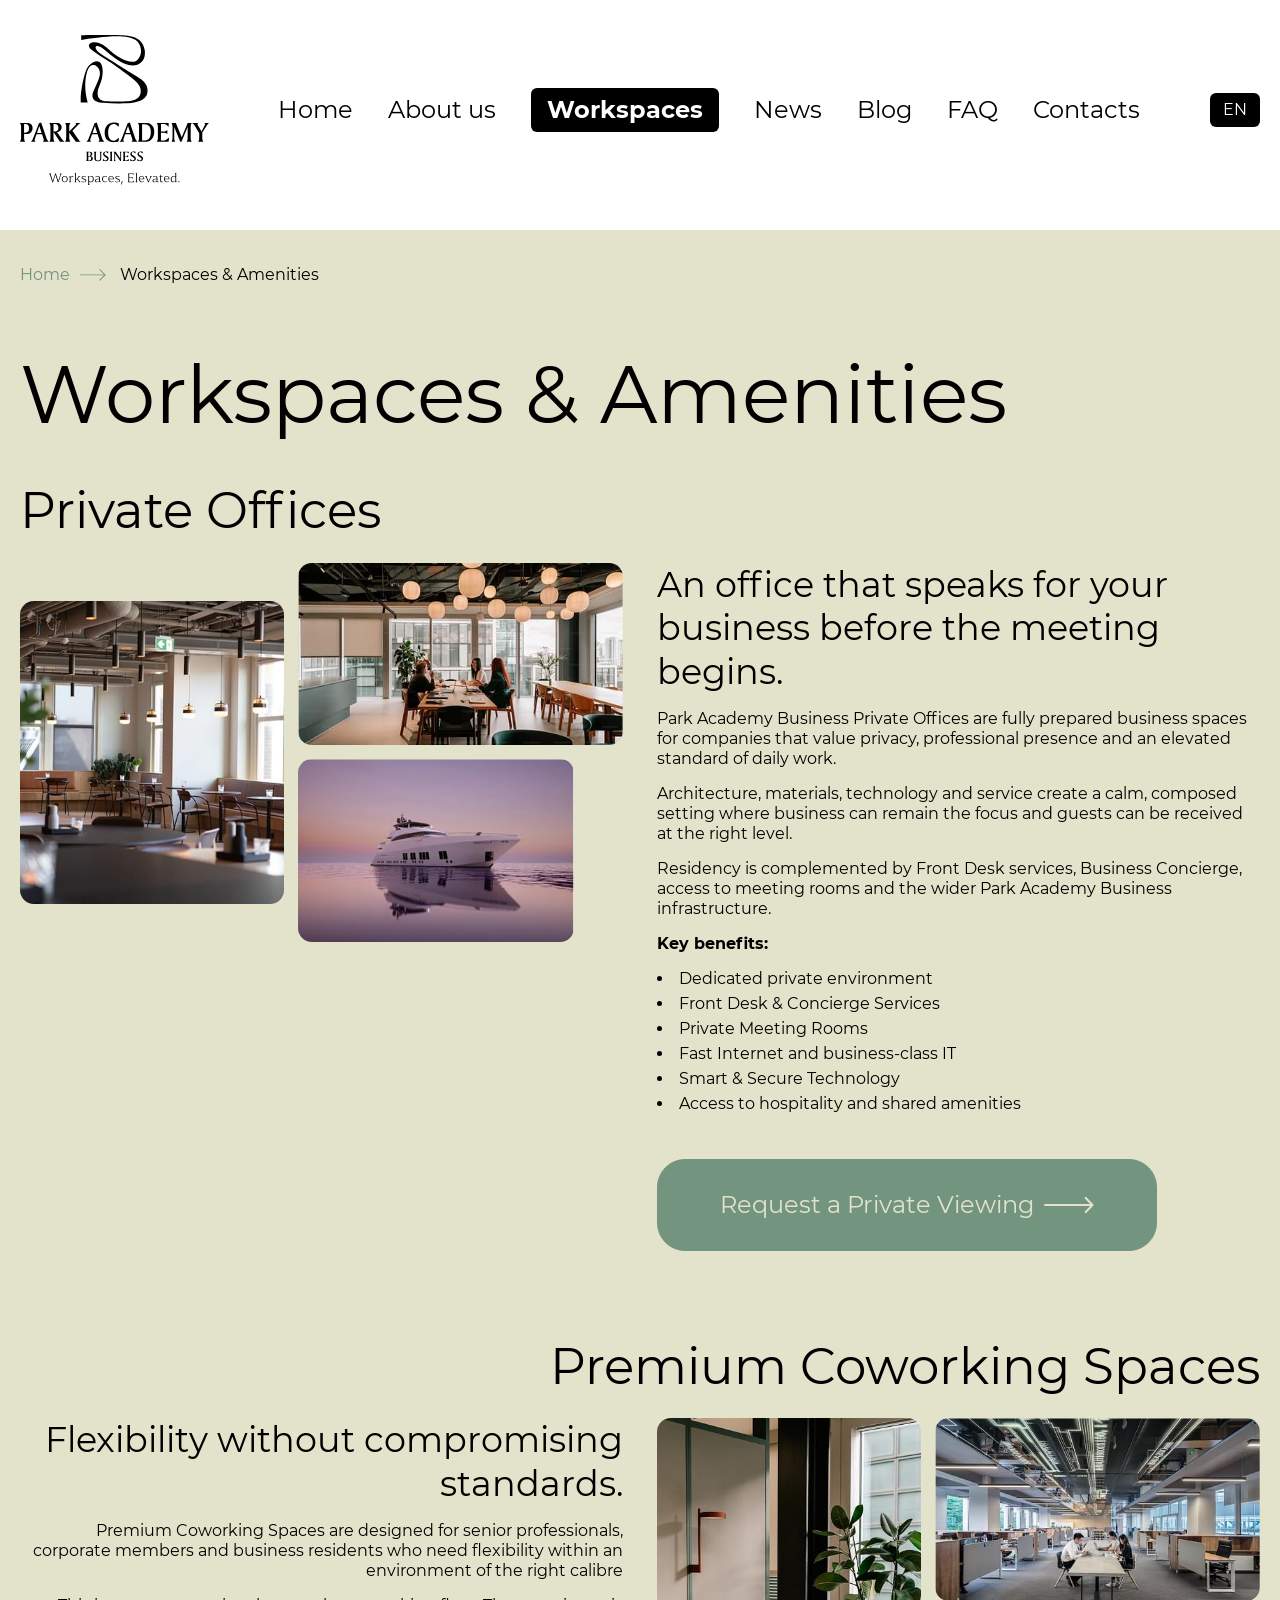
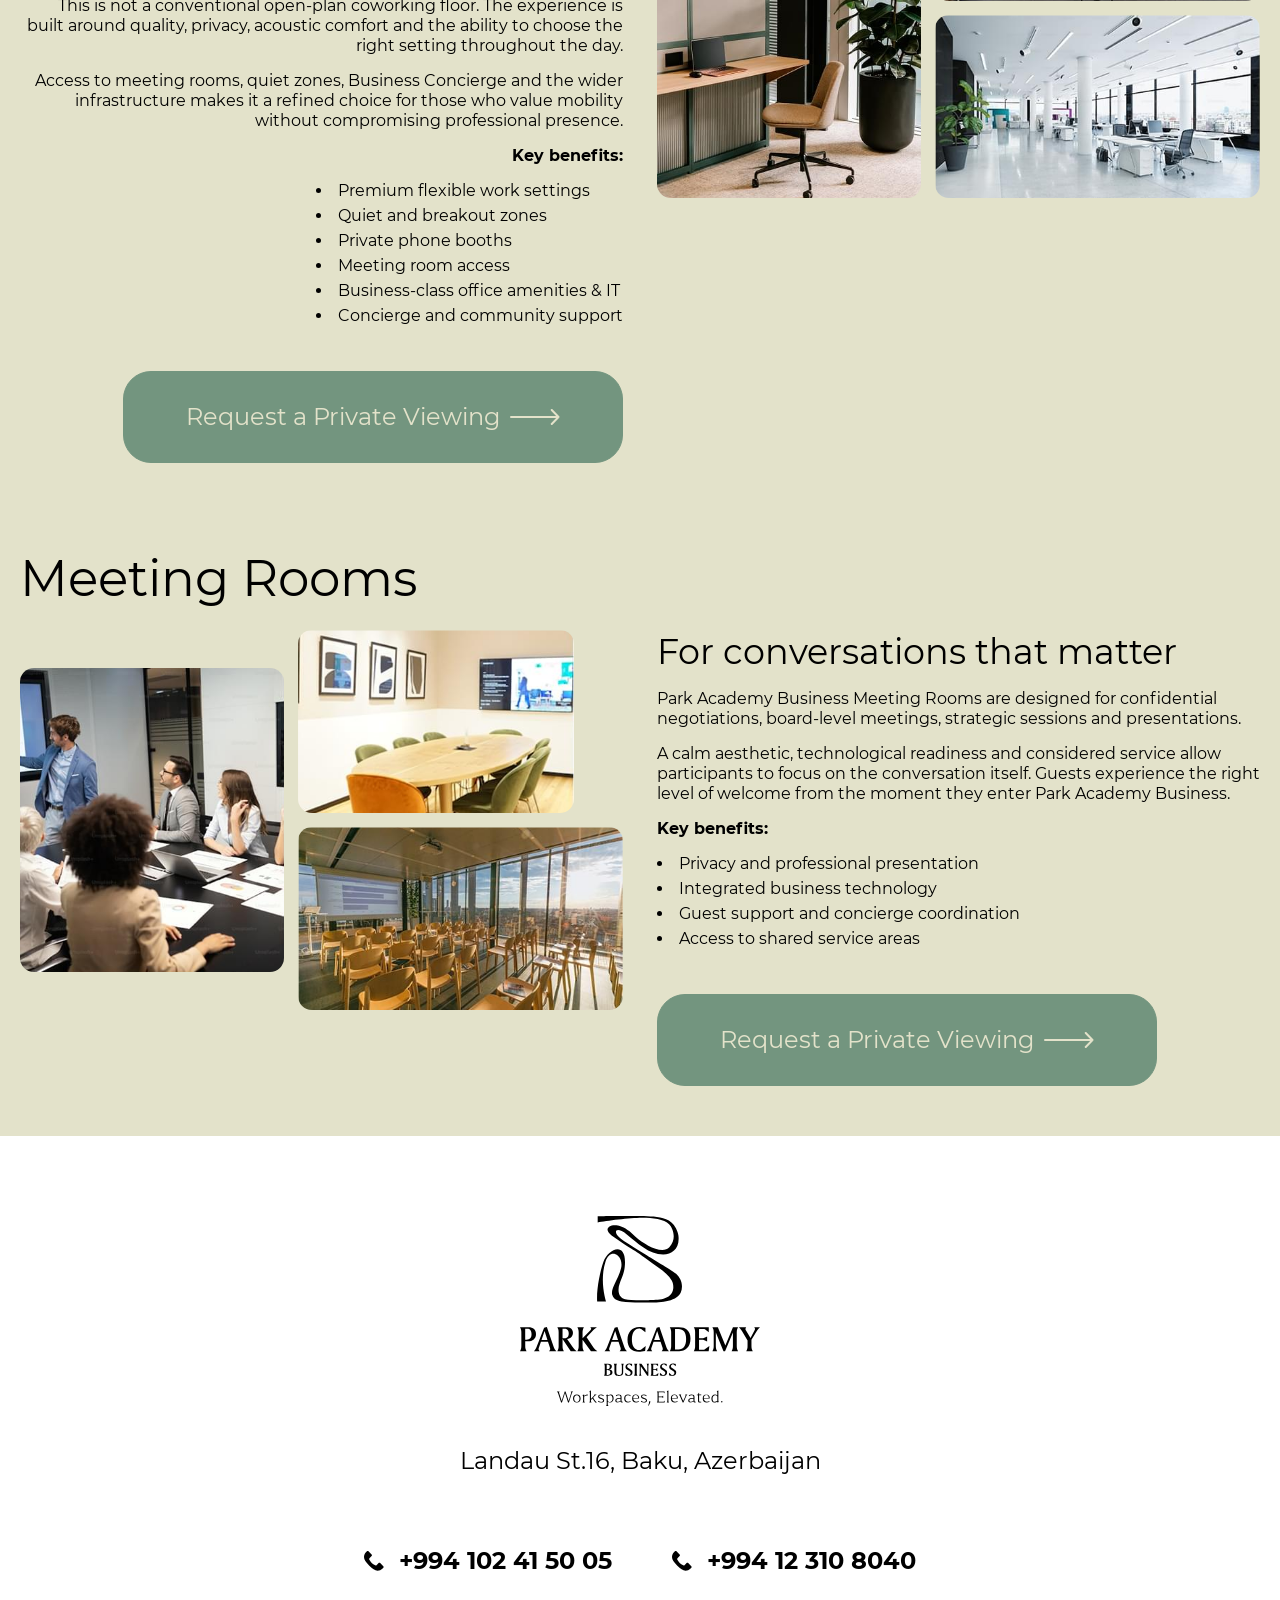
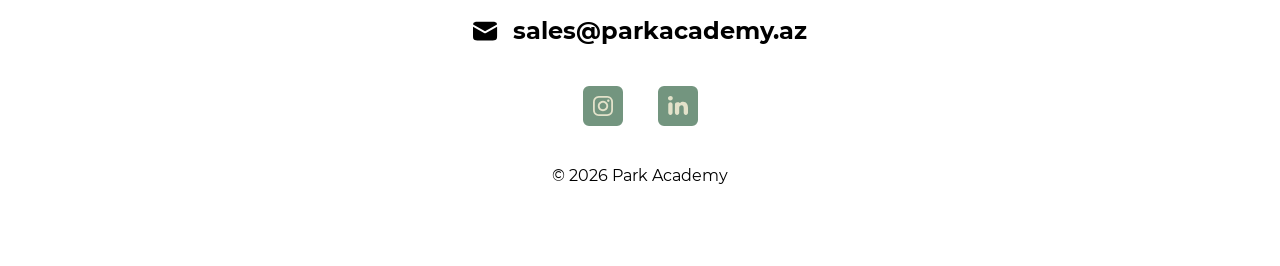
<file: workspaces.html>
<!DOCTYPE html>
<html lang="en" class="">

<head>
	<title>Workspaces</title>
	<meta charset="UTF-8">
	<meta name="format-detection" content="telephone=no">
	<!-- <style>body{opacity: 0;}</style> -->
	<link rel="stylesheet" href="css/style.min.css?_v=20261103130400">
	<link rel="shortcut icon" href="favicon.ico">
	<!-- <meta name="robots" content="noindex, nofollow"> -->
	<meta name="viewport" content="width=device-width, initial-scale=1.0">
</head>

<body class="main">
	<div class="wrapper">
		<header class="header">
			<div class="header__top">
				<div class="_container">
					<div class="header__burger">
						<span></span>
						<span></span>
						<span></span>
					</div>

					<a href="index.html" class="header__logo">
						<img src="img/logo-dark.svg" alt="Image">
					</a>

					<nav class="header__navigation">
						<a href="index.html" class="header__link ">Home</a>
						<a href="about.html" class="header__link ">About us</a>
						<a href="workspaces.html" class="header__link active">Workspaces</a>
						<a href="news.html" class="header__link ">News</a>
						<a href="news.html" class="header__link ">Blog</a>
						<a href="faq.html" class="header__link ">FAQ</a>
						<a href="contacts.html" class="header__link ">Contacts</a>
					</nav>

					<select name="lang">
						<option data-href="#" value="en">EN</option>
						<option data-href="#" value="az">AZ</option>
						<option data-href="#" value="ru">РУ</option>
					</select>
				</div>
			</div>
		</header>

		<div class="menu">
			<div class="menu__container">
				<nav class="menu__navigation">
					<a href="index.html" class="menu__link ">Home</a>
					<a href="about.html" class="menu__link ">About us</a>
					<a href="workspaces.html" class="menu__link active">Workspaces</a>
					<a href="news.html" class="menu__link ">News</a>
					<a href="news.html" class="menu__link ">Blog</a>
					<a href="faq.html" class="menu__link ">FAQ</a>
					<a href="contacts.html" class="menu__link ">Contacts</a>
				</nav>

				<div class="menu__contacts">
					<a href="tel:994102415005" class="menu__contact">
						<img src="img/icon/phone.svg" alt="Image">
						<span>+994 102 41 50 05</span>
					</a>
					<a href="tel:994123108040" class="menu__contact">
						<img src="img/icon/phone.svg" alt="Image">
						<span>+994 12 310 8040</span>
					</a>
					<a href="mailto:994102415005" class="menu__contact">
						<img src="img/icon/email.svg" alt="Image">
						<span>sales@parkacademy.az</span>
					</a>
				</div>

				<div class="menu__socials">
					<a href="#" class="menu__social">
						<img src="img/icon/instagram.svg" alt="Image">
					</a>
					<a href="#" class="menu__social">
						<img src="img/icon/linkeden.svg" alt="Image">
					</a>
				</div>
			</div>
		</div>

		<main class="page secondary">
			<div class="breadcrumbs">
				<div class="_container">
					<ul class="breadcrumbs__list">
						<li><a href="index.html" class="breadcrumbs__item link">Home</a></li>
						<li class="breadcrumbs__item">Workspaces & Amenities</li>
					</ul>
				</div>
			</div>

			<section class="workspaces section">
				<div class="_container">
					<h2 class="workspaces__title section__title" data-watch data-watch-once><span class="watcher-element left-x">Workspaces & Amenities</span></h2>

					<div class="workspaces__section">
						<h3 class="workspaces__section-title" data-watch data-watch-once><span class="watcher-element left-x">Private
								Offices</span></h3>

						<div class="workspaces__body" data-watch data-watch-once>
							<div class="workspaces__gallery watcher-element left-x">
								<div class="workspaces__gallery-left">
									<div class="workspaces__gallery-image small">
										<img src="img/workspace/image01.jpg" alt="Image">
									</div>
								</div>

								<div class="workspaces__gallery-right">
									<div class="workspaces__gallery-image">
										<img src="img/workspace/image02.jpg" alt="Image">
									</div>
									<div class="workspaces__gallery-image small">
										<img src="img/workspace/image03.jpg" alt="Image">
									</div>
								</div>
							</div>

							<div class="workspaces__content" data-watch data-watch-once>
								<div class="workspaces__content-inner watcher-element right-x">
									<h4 class="workspaces__content-title">An office that speaks for your business before
										the
										meeting begins.</h4>

									<div class="workspaces__content-body">
										<p>Park Academy Business Private Offices are fully prepared business spaces for
											companies that value privacy, professional presence and an elevated standard
											of
											daily work.</p>
										<p>Architecture, materials, technology and service create a calm, composed
											setting
											where business can remain the focus and guests can be received at the right
											level.</p>
										<p>Residency is complemented by Front Desk services, Business Concierge, access
											to
											meeting rooms and the wider Park Academy Business infrastructure.</p>
										<h5>Key benefits: </h5>
										<ul>
											<li>Dedicated private environment</li>
											<li>Front Desk & Concierge Services</li>
											<li>Private Meeting Rooms</li>
											<li>Fast Internet and business-class IT</li>
											<li>Smart & Secure Technology</li>
											<li>Access to hospitality and shared amenities</li>
										</ul>
									</div>

									<div class="workspaces__btn-wrapper">
										<a href="#" class="workspaces__button button brown stroke modal-cart-open">
											<span>Request a Private Viewing</span>
											<svg width="50" height="16" viewBox="0 0 50 16" fill="none" xmlns="http://www.w3.org/2000/svg">
												<path d="M48.5 8L1 8M41.75 15L48.5 8L41.75 1" stroke-width="2" stroke-linecap="round" stroke-linejoin="round" />
											</svg>
										</a>
									</div>
								</div>
							</div>
						</div>
					</div>

					<div class="workspaces__section reverse">
						<h3 class="workspaces__section-title" data-watch data-watch-once><span class="watcher-element right-x">Premium
								Coworking Spaces</span></h3>

						<div class="workspaces__body" data-watch data-watch-once>
							<div class="workspaces__gallery watcher-element right-x">
								<div class="workspaces__gallery-left">
									<div class="workspaces__gallery-image">
										<img src="img/workspace/image04.jpg" alt="Image">
									</div>
								</div>

								<div class="workspaces__gallery-right">
									<div class="workspaces__gallery-image">
										<img src="img/workspace/image05.jpg" alt="Image">
									</div>
									<div class="workspaces__gallery-image">
										<img src="img/workspace/image06.jpg" alt="Image">
									</div>
								</div>
							</div>

							<div class="workspaces__content" data-watch data-watch-once>
								<div class="workspaces__content-inner watcher-element left-x">
									<h4 class="workspaces__content-title">Flexibility without compromising standards.
									</h4>

									<div class="workspaces__content-body">
										<p>Premium Coworking Spaces are designed for senior professionals, corporate
											members
											and business residents who need flexibility within an environment of the
											right
											calibre</p>
										<p>This is not a conventional open-plan coworking floor. The experience is built
											around quality, privacy, acoustic comfort and the ability to choose the
											right
											setting throughout the day.</p>
										<p>Access to meeting rooms, quiet zones, Business Concierge and the wider
											infrastructure makes it a refined choice for those who value mobility
											without
											compromising professional presence.</p>
										<h5>Key benefits: </h5>
										<ul>
											<li>Premium flexible work settings</li>
											<li>Quiet and breakout zones</li>
											<li>Private phone booths</li>
											<li>Meeting room access</li>
											<li>Business-class office amenities & IT</li>
											<li>Concierge and community support</li>
										</ul>
									</div>

									<div class="workspaces__btn-wrapper">
										<a href="#" class="workspaces__button button brown stroke modal-cart-open">
											<span>Request a Private Viewing</span>
											<svg width="50" height="16" viewBox="0 0 50 16" fill="none" xmlns="http://www.w3.org/2000/svg">
												<path d="M48.5 8L1 8M41.75 15L48.5 8L41.75 1" stroke-width="2" stroke-linecap="round" stroke-linejoin="round" />
											</svg>
										</a>
									</div>
								</div>
							</div>
						</div>
					</div>

					<div class="workspaces__section">
						<h3 class="workspaces__section-title" data-watch data-watch-once><span class="watcher-element left-x">Meeting
								Rooms</span></h3>

						<div class="workspaces__body" data-watch data-watch-once>
							<div class="workspaces__gallery watcher-element left-x">
								<div class="workspaces__gallery-left">
									<div class="workspaces__gallery-image small">
										<img src="img/workspace/image07.jpg" alt="Image">
									</div>
								</div>

								<div class="workspaces__gallery-right">
									<div class="workspaces__gallery-image small">
										<img src="img/workspace/image08.jpg" alt="Image">
									</div>
									<div class="workspaces__gallery-image">
										<img src="img/workspace/image09.jpg" alt="Image">
									</div>
								</div>
							</div>

							<div class="workspaces__content" data-watch data-watch-once>
								<div class="workspaces__content-inner watcher-element right-x">
									<h4 class="workspaces__content-title">For conversations that matter</h4>

									<div class="workspaces__content-body">
										<p>Park Academy Business Meeting Rooms are designed for confidential
											negotiations,
											board-level meetings, strategic sessions and presentations.</p>
										<p>A calm aesthetic, technological readiness and considered service allow
											participants to focus on the conversation itself. Guests experience the
											right
											level of welcome from the moment they enter Park Academy Business.</p>
										<h5>Key benefits: </h5>
										<ul>
											<li>Privacy and professional presentation</li>
											<li>Integrated business technology</li>
											<li>Guest support and concierge coordination</li>
											<li>Access to shared service areas</li>
										</ul>
									</div>

									<div class="workspaces__btn-wrapper">
										<a href="#" class="workspaces__button button brown stroke modal-cart-open">
											<span>Request a Private Viewing</span>
											<svg width="50" height="16" viewBox="0 0 50 16" fill="none" xmlns="http://www.w3.org/2000/svg">
												<path d="M48.5 8L1 8M41.75 15L48.5 8L41.75 1" stroke-width="2" stroke-linecap="round" stroke-linejoin="round" />
											</svg>
										</a>
									</div>
								</div>
							</div>
						</div>
					</div>
				</div>
			</section>

			<!-- <div class="info secondary">
				<div class="_container">
					<div class="info__body">
						<h1>SEO</h1>
						<p><a href="#">It has long been</a> known that readable content distracts a person evaluating a
							page's layout. The point of using Lorem Ipsum is that the text features a more or less
							natural distribution of letters—unlike, for example, "Here goes text. Here goes text"—making
							it resemble actual narrative text. Many desktop publishing and web design programs use Lorem
							Ipsum as a placeholder, and searching for the term "lorem ipsum" reveals numerous websites
							that are still in the early stages of development. Various versions of Lorem Ipsum have
							emerged over the years; some appeared by accident, while others were created intentionally
							(including humorous ones).</p>
						<blockquote>It has long been known that readable content distracts a person evaluating a page's
							layout. The point of using Lorem Ipsum is that the text features a more or less natural
							distribution of letters—unlike, for example, "Here goes text. Here goes text"—making it
							resemble actual narrative text.</blockquote>
						<p>It has long been known that readable content distracts a person evaluating a page's layout.
							The point of using Lorem Ipsum is that the text features a more or less natural distribution
							of letters—unlike, for example, "Here goes text. Here goes text"—making it resemble actual
							narrative text.</p>
						<ul>
							<li>Here goes text"—making it</li>
							<li>Here goes text"—making it</li>
						</ul>
						<p>It has long been known that readable content distracts a person evaluating a page's layout.
							The point of using Lorem Ipsum is that the text features a more or less natural distribution
							of letters—unlike, for example, "Here goes text. Here goes text"—making it resemble actual
							narrative text.</p>
						<ol>
							<li>Here goes text"—making it</li>
							<li>Here goes text"—making it</li>
						</ol>
						<table>
							<tr>
								<th>Table column name</th>
								<th>Table column name</th>
								<th>Table column name</th>
								<th>Table column name</th>
							</tr>
							<tr>
								<td>Table Content</td>
								<td>Here is also the content of the table</td>
								<td>Here is also the content of the table</td>
								<td>Table Content</td>
							</tr>
							<tr>
								<td>Table Content</td>
								<td>Here is also the content of the table</td>
								<td>Here is also the content of the table</td>
								<td>Table Content</td>
							</tr>
							<tr>
								<td>Table Content</td>
								<td>Here is also the content of the table</td>
								<td>Here is also the content of the table</td>
								<td>Table Content</td>
							</tr>
							<tr>
								<td>Table Content</td>
								<td>Here is also the content of the table</td>
								<td>Here is also the content of the table</td>
								<td>Table Content</td>
							</tr>
						</table>
						<h1>H1 Heading — 100 px</h1>
						<h2>H2 Heading — 70 px</h2>
						<h3>H3 Heading — 60 px</h3>
						<h4>H4 Heading — 45 px</h4>
						<h5>H5 Heading — 22 px</h5>
						<h6>H6 Heading — 20 px</h6>
					</div>
				</div>
			</div> -->
		</main>

		<div aria-hidden="true" class="popup">
			<div class="popup__wrapper">
				<div class="popup__content" novalidate>
					<div class="popup__close">
						<span></span>
						<span></span>
					</div>

					<form class="form form-popup">
						<div class="form__title">Request A Private View</div>
						<div class="form__row">
							<div class="form__row-name">Name</div>
							<input type="text" name="name" class="form__input" placeholder="Your Name" autocomplete="off" required>
						</div>
						<div class="form__row">
							<div class="form__row-name">Phone</div>
							<input type="tel" name="phone" class="form__input" placeholder="+ 000 (0)  11 111 11 11" autocomplete="off" required>
						</div>
						<div class="form__row">
							<div class="form__row-name">E-mail</div>
							<input type="email" name="email" class="form__input" placeholder="name@****" autocomplete="off" required>
						</div>
						<div class="form__row">
							<div class="form__row-name">Company</div>
							<input type="text" name="company" class="form__input" placeholder="Your Company" autocomplete="off" required>
						</div>
						<div class="form__row">
							<div class="form__row-name">Your information</div>
							<textarea name="info" class="form__input" placeholder="Enter text" autocomplete="off"></textarea>
						</div>

						<div class="form__button-wrap">
							<div class="form__button">
								<input type="submit">
								<span>Send</span>
							</div>
						</div>
					</form>
				</div>
			</div>
		</div>
		<footer class="footer">
			<div class="_container">
				<a href="index.html" class="footer__logo">
					<img src="img/logo-dark.svg" alt="Image">
				</a>

				<div class="footer__adress">Landau St.16, Baku, Azerbaijan</div>

				<div class="footer__contacts">
					<a href="tel:994102415005" class="footer__contact">
						<svg width="18" height="18" viewBox="0 0 18 18" fill="none" xmlns="http://www.w3.org/2000/svg">
							<path d="M1.75738 1.16935L2.63381 0.292922C3.02433 -0.0976021 3.6575 -0.0976027 4.04802 0.292922L6.84434 3.08924C7.23486 3.47976 7.23486 4.11292 6.84434 4.50345L4.92037 6.42741C4.60576 6.74203 4.52776 7.22266 4.72674 7.62062C5.87701 9.92116 7.74241 11.7866 10.043 12.9368C10.4409 13.1358 10.9215 13.0578 11.2362 12.7432L13.1601 10.8192C13.5507 10.4287 14.1838 10.4287 14.5743 10.8192L17.3707 13.6156C17.7612 14.0061 17.7612 14.6392 17.3707 15.0298L16.4942 15.9062C14.3829 18.0175 11.0403 18.2551 8.65158 16.4636L7.02212 15.2415C5.27859 13.9338 3.72977 12.385 2.42212 10.6415L1.20002 9.01199C-0.591519 6.62327 -0.353968 3.2807 1.75738 1.16935Z" />
						</svg>
						<span>+994 102 41 50 05</span>
					</a>
					<a href="tel:994123108040" class="footer__contact">
						<svg width="18" height="18" viewBox="0 0 18 18" fill="none" xmlns="http://www.w3.org/2000/svg">
							<path d="M1.75738 1.16935L2.63381 0.292922C3.02433 -0.0976021 3.6575 -0.0976027 4.04802 0.292922L6.84434 3.08924C7.23486 3.47976 7.23486 4.11292 6.84434 4.50345L4.92037 6.42741C4.60576 6.74203 4.52776 7.22266 4.72674 7.62062C5.87701 9.92116 7.74241 11.7866 10.043 12.9368C10.4409 13.1358 10.9215 13.0578 11.2362 12.7432L13.1601 10.8192C13.5507 10.4287 14.1838 10.4287 14.5743 10.8192L17.3707 13.6156C17.7612 14.0061 17.7612 14.6392 17.3707 15.0298L16.4942 15.9062C14.3829 18.0175 11.0403 18.2551 8.65158 16.4636L7.02212 15.2415C5.27859 13.9338 3.72977 12.385 2.42212 10.6415L1.20002 9.01199C-0.591519 6.62327 -0.353968 3.2807 1.75738 1.16935Z" />
						</svg>
						<span>+994 12 310 8040</span>
					</a>
				</div>

				<a href="mailto:sales@parkacademy.az" class="footer__mail">
					<svg width="24" height="18" viewBox="0 0 24 18" fill="none" xmlns="http://www.w3.org/2000/svg">
						<path d="M23.1396 5.00195C23.1414 5.3136 23.1426 5.6457 23.1426 6V12C23.1426 14.8284 23.1424 16.2424 22.2637 17.1211C21.385 17.9997 19.971 18 17.1426 18H6C3.17157 18 1.75759 17.9998 0.878906 17.1211C0.000226612 16.2424 0 14.8284 0 12V6C0 5.6457 0.000226101 5.3136 0.00195312 5.00195L10.5996 10.8906C11.2037 11.2262 11.9389 11.2262 12.543 10.8906L23.1396 5.00195ZM17.1426 0C19.971 0 21.385 0.00027047 22.2637 0.878906C22.7301 1.34533 22.9471 1.96266 23.0498 2.8623C22.9159 2.87472 22.7823 2.91392 22.6572 2.9834L11.5713 9.1416L0.485352 2.9834C0.35995 2.91377 0.225991 2.87461 0.0917969 2.8623C0.194464 1.9626 0.412464 1.34535 0.878906 0.878906C1.75759 0.000226594 3.17157 0 6 0H17.1426Z" />
					</svg>
					<span>sales@parkacademy.az</span>
				</a>

				<div class="footer__socials">
					<a href="#" class="footer__social">
						<svg width="20" height="20" viewBox="0 0 20 20" fill="none" xmlns="http://www.w3.org/2000/svg">
							<path d="M10 1.80723C12.6506 1.80723 13.0121 1.80723 14.0964 1.80723C14.7479 1.80723 15.1792 1.91733 15.502 2.0259C15.7711 2.11642 16.0317 2.23106 16.288 2.35321C16.591 2.49757 16.8497 2.63283 17.1084 2.89157C17.4699 3.25301 17.7108 3.61446 17.8313 4.09639C17.9518 4.45783 18.0723 4.93976 18.1928 5.90362C18.1928 6.98795 18.1928 7.22892 18.1928 10C18.1928 12.7711 18.1928 13.0121 18.1928 14.0964C18.1928 14.7479 18.0827 15.1792 17.9741 15.502C17.8836 15.7711 17.7689 16.0317 17.6468 16.288C17.5024 16.591 17.3672 16.8497 17.1084 17.1084C16.747 17.4699 16.3855 17.7108 15.9036 17.8313C15.5422 17.9518 15.0602 18.0723 14.0964 18.1928C13.0121 18.1928 12.7711 18.1928 10 18.1928C7.22892 18.1928 6.98795 18.1928 5.90362 18.1928C5.25208 18.1928 4.82076 18.0827 4.498 17.9741C4.2289 17.8836 3.96826 17.7689 3.71197 17.6468C3.40904 17.5024 3.1503 17.3672 2.89157 17.1084C2.53012 16.747 2.28916 16.3855 2.16868 15.9036C2.04819 15.5422 1.92771 15.0602 1.80723 14.0964C1.80723 13.0121 1.80723 12.7711 1.80723 10C1.80723 7.22892 1.80723 6.98795 1.80723 5.90362C1.80723 5.25208 1.91733 4.82076 2.0259 4.498C2.11642 4.2289 2.23106 3.96826 2.3532 3.71196C2.49757 3.40904 2.63283 3.1503 2.89157 2.89157C3.25301 2.53012 3.61446 2.28916 4.09639 2.16868C4.45783 2.04819 4.93976 1.92771 5.90362 1.80723C6.98795 1.80723 7.3494 1.80723 10 1.80723ZM10 0C7.22892 0 6.98795 0 5.90362 0C4.81928 0 4.09639 0.240965 3.49398 0.481928C2.89157 0.722892 2.28916 1.08434 1.68675 1.68675C1.08434 2.28916 0.843374 2.77109 0.481928 3.49398C0.240965 4.09639 0.120482 4.81928 0 5.90362C0 6.98795 0 7.3494 0 10C0 12.7711 0 13.0121 0 14.0964C0 15.1807 0.240965 15.9036 0.481928 16.506C0.722892 17.1084 1.08434 17.7108 1.68675 18.3133C2.28916 18.9157 2.77109 19.1566 3.49398 19.5181C4.09639 19.759 4.81928 19.8795 5.90362 20C6.98795 20 7.3494 20 10 20C12.6506 20 13.0121 20 14.0964 20C15.1807 20 15.9036 19.759 16.506 19.5181C17.1084 19.2771 17.7108 18.9157 18.3133 18.3133C18.9157 17.7108 19.1566 17.2289 19.5181 16.506C19.759 15.9036 19.8795 15.1807 20 14.0964C20 13.0121 20 12.6506 20 10C20 7.3494 20 6.98795 20 5.90362C20 4.81928 19.759 4.09639 19.5181 3.49398C19.2771 2.89157 18.9157 2.28916 18.3133 1.68675C17.7108 1.08434 17.2289 0.843374 16.506 0.481928C15.9036 0.240965 15.1807 0.120482 14.0964 0C13.0121 0 12.7711 0 10 0Z" />
							<path d="M10 4.81928C7.10843 4.81928 4.81928 7.10843 4.81928 10C4.81928 12.8916 7.10843 15.1807 10 15.1807C12.8916 15.1807 15.1807 12.8916 15.1807 10C15.1807 7.10843 12.8916 4.81928 10 4.81928ZM10 13.3735C8.19277 13.3735 6.62651 11.9277 6.62651 10C6.62651 8.19277 8.07229 6.62651 10 6.62651C11.8072 6.62651 13.3735 8.07229 13.3735 10C13.3735 11.8072 11.8072 13.3735 10 13.3735Z" />
							<path d="M15.3012 5.90362C15.9666 5.90362 16.506 5.3642 16.506 4.6988C16.506 4.03339 15.9666 3.49398 15.3012 3.49398C14.6358 3.49398 14.0964 4.03339 14.0964 4.6988C14.0964 5.3642 14.6358 5.90362 15.3012 5.90362Z" />
						</svg>
					</a>
					<a href="#" class="footer__social">
						<svg width="15" height="15" viewBox="0 0 15 15" fill="none" xmlns="http://www.w3.org/2000/svg">
							<path d="M15 8.7444V12.6457C15 13.5373 14.2772 14.2601 13.3857 14.2601C12.4941 14.2601 11.7713 13.5373 11.7713 12.6457V9.08072C11.7713 7.80269 11.3004 6.92825 10.157 6.92825C9.28251 6.92825 8.74439 7.53363 8.5426 8.07175C8.47534 8.27354 8.40807 8.5426 8.40807 8.87892V12.6519C8.40807 13.5401 7.68808 14.2601 6.79993 14.2601C5.90694 14.2601 5.18484 13.535 5.19031 12.642C5.20104 10.8919 5.21475 8.11182 5.20699 6.31437C5.20309 5.41012 5.95146 4.64126 6.85572 4.64126H8.11627C8.27743 4.64126 8.40807 4.7719 8.40807 4.93306C8.40807 5.22901 8.8483 5.36877 9.06794 5.17042C9.55051 4.73463 10.2572 4.3722 11.3004 4.3722C13.3856 4.3722 15 5.78475 15 8.7444ZM1.81614 0C0.739908 0 0 0.73991 0 1.68161C0 2.62332 0.672645 3.36323 1.74888 3.36323C2.89238 3.36323 3.56502 2.62332 3.56502 1.68161C3.63229 0.672646 2.95964 0 1.81614 0ZM0.201793 12.6457C0.201793 13.5373 0.924562 14.2601 1.81614 14.2601C2.70772 14.2601 3.43049 13.5373 3.43049 12.6457V6.25561C3.43049 5.36403 2.70772 4.64126 1.81614 4.64126C0.924562 4.64126 0.201793 5.36403 0.201793 6.25561V12.6457Z" />
						</svg>
					</a>
				</div>

				<div class="footer__copy">© 2026 Park Academy</div>
			</div>
		</footer>
	</div>
	<script src="js/app.min.js?_v=20261103130400"></script>
</body>

</html>
</file>
<file: css/style.min.css>
@font-face{font-family:Montserrat;font-display:swap;src:url(../fonts/Montserrat-Bold.woff2) format("woff2");font-weight:700;font-style:normal}@font-face{font-family:Montserrat;font-display:swap;src:url(../fonts/Montserrat-Regular.woff2) format("woff2");font-weight:400;font-style:normal}@font-face{font-family:PlusJakartaSans;font-display:swap;src:url(../fonts/PlusJakartaSans-Regular.woff2) format("woff2");font-weight:400;font-style:normal}*{padding:0;margin:0;border:0}*,*::after,*::before{box-sizing:border-box}*::after,*::before{display:inline-block}body,html{height:100%;min-width:320px}body{color:#000;font-family:Montserrat,sans-serif;font-size:1rem;line-height:1.25;-ms-text-size-adjust:100%;-moz-text-size-adjust:100%;-webkit-text-size-adjust:100%;-webkit-font-smoothing:antialiased;-moz-osx-font-smoothing:grayscale}button,input,textarea{font-family:Montserrat,sans-serif;font-size:inherit;line-height:inherit;color:inherit;background-color:rgba(0,0,0,0)}input,textarea{width:100%}label{display:inline-block}button,option,select{cursor:pointer}a{display:inline-block;color:inherit;text-decoration:none}ul li{list-style:none}img{vertical-align:top}h1,h2,h3,h4,h5,h6{font-weight:inherit;font-size:inherit}html{scroll-behavior:smooth}.main{background-color:#fff}.main-main{background-color:#e3e2ca}.wrapper{min-height:100%;display:flex;flex-direction:column;overflow-x:clip}.wrapper>main{flex:1 1 auto}.wrapper>*{min-width:0}.lock body{overflow:hidden;touch-action:none;-ms-scroll-chaining:none;overscroll-behavior:none}.page.secondary{background-color:#e3e2ca}._container{padding:0 14px}.header{position:relative;padding:30px 0 15px;background-color:#fff}.header.header-main{padding:30px 0 60px;background-color:#000}.header__top{position:relative}.menu-active .header__top{z-index:32}.header__top ._container{display:flex;align-items:center;justify-content:space-between;gap:10px}.header__burger{position:relative;width:38px;height:25px}.header__burger span{position:absolute;left:0;width:100%;height:3px;background-color:#000;transition:all .5s ease}.header-main .header__burger span{background-color:#fff}.menu-active .header__burger span{background-color:#000}.menu-active .header__burger span:first-child{top:calc(50% - 1.5px);-webkit-transform:rotate(45deg);transform:rotate(45deg)}.menu-active .header__burger span:nth-child(2){opacity:0;visibility:hidden}.menu-active .header__burger span:last-child{top:calc(50% - 1.5px);-webkit-transform:rotate(-45deg);transform:rotate(-45deg)}.header__burger span:first-child{top:0}.header__burger span:nth-child(2){top:calc(50% - 1.5px);width:22px}.header__burger span:last-child{bottom:0}.header__logo{height:78px;transition:all .5s ease}.menu-active .header__logo{opacity:0;visibility:hidden}.header__logo img{height:100%}.header__navigation{display:none}.header__video{position:relative;margin:20px 0 80px;padding-top:55%;overflow:hidden}.header__video::before{content:"";position:absolute;z-index:2;top:0;left:0;width:100%;height:100%;background:linear-gradient(to bottom,rgba(0,0,0,.65) 0,rgba(0,0,0,.05) 100%)}.header__video video{position:absolute;z-index:1;top:50%;left:50%;-webkit-transform:translate(-50%,-50%);transform:translate(-50%,-50%);width:100%;height:100%;-o-object-fit:cover;object-fit:cover}.header__video-btn{position:absolute;z-index:5;bottom:5px;right:20px;height:40px;width:40px;display:flex;justify-content:center;align-items:center;cursor:pointer;transition:all .5s ease}.header__video-btn.active svg{stroke:#73957f}.header__video-btn.active svg:first-child{opacity:0;visibility:hidden}.header__video-btn.active svg:last-child{opacity:1;visibility:visible}.header__video-btn svg{position:absolute;top:50%;left:50%;-webkit-transform:translate(-50%,-50%);transform:translate(-50%,-50%);width:30px;height:30px;stroke:#7f7f7f;transition:all .5s ease}.header__video-btn svg:last-child{opacity:0;visibility:hidden}.header__content{position:relative}.header__title{margin-bottom:80px;max-width:990px;font-size:53px;font-weight:700;font-family:PlusJakartaSans,sans-serif;color:#fff;opacity:0;-webkit-transform:translateX(-200px);transform:translateX(-200px);transition:all 2s cubic-bezier(.16,1,.3,1)}.header__title._watcher-view{opacity:1;-webkit-transform:translateX(0);transform:translateX(0)}.header__button-container{display:flex;justify-content:flex-start}.header__button-container._watcher-view .header__button{opacity:1;-webkit-transform:translateY(0);transform:translateY(0)}.header__button{opacity:0;-webkit-transform:translateY(200px);transform:translateY(200px);transition:all 2s cubic-bezier(.16,1,.3,1)}.menu{position:fixed;z-index:30;top:0;left:0;width:100%;height:100vh;background-color:#fff;background-image:url(../img/logo-bg.svg);background-position:center;background-size:auto 100%;background-repeat:no-repeat;overflow:hidden;-webkit-transform:scale(0);transform:scale(0);opacity:0;visibility:hidden;transition:all .8s ease}.menu.active{-webkit-transform:scale(1);transform:scale(1);opacity:1;visibility:visible}.menu__container{position:absolute;top:110px;left:0;width:100%;height:calc(100vh - 110px);padding:0 15px 60px;overflow-y:auto}.menu__navigation{margin-bottom:50px;display:flex;flex-direction:column;align-items:flex-start;gap:25px}.menu__link{font-size:32px}.menu__link.active{padding:7px 16px;color:#fff;background-color:#000;border-radius:6px}.menu__contacts{margin-bottom:25px;display:flex;flex-direction:column;gap:30px}.menu__contact{display:flex;align-items:center;gap:7px}.menu__contact span{font-size:24px;font-weight:700;white-space:nowrap}.menu__socials{display:flex;gap:35px}.menu__social{width:40px;height:40px}.menu__social img{width:100%;height:100%}.footer{padding:80px 0}.footer ._container{display:flex;flex-direction:column;align-items:center}.footer__logo{margin-bottom:40px;height:190px}.footer__logo img{height:100%}.footer__adress{margin-bottom:70px;font-size:24px;text-align:center}.footer__contacts{margin-bottom:40px;display:flex;flex-direction:column;align-items:center;gap:20px}.footer__contact{display:flex;align-items:center;gap:15px}.footer__contact svg{width:20px;height:20px;fill:#000;transition:fill .5s ease}.footer__contact span{font-size:24px;font-weight:700;transition:color .5s ease}.footer__mail{margin-bottom:40px;display:flex;align-items:center;gap:15px}.footer__mail svg{width:25px;height:20px;fill:#000;transition:fill .5s ease}.footer__mail span{font-size:24px;font-weight:700;transition:color .5s ease}.footer__socials{margin-bottom:40px;display:flex;justify-content:center;gap:35px}.footer__social{display:flex;align-items:center;justify-content:center;width:40px;height:40px;background-color:#73957f;border:2px solid #73957f;border-radius:6px;transition:all .5s ease}.footer__social svg{width:20px;height:20px;fill:#e3e2ca;transition:fill .5s ease}.footer__copy{text-align:center}body::after{content:"";background-color:rgba(31,41,34,.95);position:fixed;width:100%;height:100%;top:0;left:0;opacity:0;transition:opacity .8s ease 0s;pointer-events:none;z-index:149}.popup_show body::after{opacity:1}.popup{position:fixed;top:0;left:0;bottom:0;right:0;transition:visibility .8s ease 0s;visibility:hidden;pointer-events:none}.popup.popup_show{z-index:150;visibility:visible;overflow:hidden;pointer-events:auto}.popup.popup_show .popup__content{visibility:visible;-webkit-transform:scale(1);transform:scale(1)}.popup__wrapper{display:flex;flex-direction:column;align-items:center;flex:1 1 auto;width:100%;height:100%;display:flex;justify-content:center;align-items:center}.popup__content{position:relative;display:flex;flex-direction:column;gap:20px;padding:95px 0 0;visibility:hidden;-webkit-transform:scale(0);transform:scale(0);transition:-webkit-transform .3s ease 0s;transition:transform .3s ease 0s;transition:transform .3s ease 0s,-webkit-transform .3s ease 0s;width:100%;max-width:880px;height:100%}.popup__close{position:absolute;top:50px;left:15px;margin-bottom:25px;width:22px;height:22px;cursor:pointer}.popup__close::after,.popup__close::before{content:"";display:block;position:absolute;top:50%;left:50%;width:30px;height:3px;background-color:#fff;border-radius:20px;transition:all .5s ease}.popup__close::before{-webkit-transform:translate(-50%,-50%) rotate(45deg);transform:translate(-50%,-50%) rotate(45deg)}.popup__close::after{-webkit-transform:translate(-50%,-50%) rotate(-45deg);transform:translate(-50%,-50%) rotate(-45deg)}.popup__title{font-size:30px;line-height:120%;font-weight:700;text-align:center}.popup__form{display:flex;flex-direction:column;align-items:center;gap:10px}.popup__form-title{margin-bottom:10px;align-self:start;line-height:120%}.popup__button{position:relative;margin-top:30px;padding:10px 20px!important;cursor:pointer}.popup__button input{display:block;position:absolute;z-index:2;top:0;left:0;width:100%;height:100%;opacity:0;cursor:pointer}.select{min-width:0;position:relative;width:50px}.select__body{position:relative}.select__title{position:relative;z-index:2;cursor:pointer;width:100%}.select__value{display:flex;min-width:0;align-items:center;padding:7px 10px;text-align:center;gap:.625rem;color:#fff;background-color:#000;border-radius:6px;transition:all .5s ease}.header-main .select__value{background-color:#73957f}.menu-active .select__value{background-color:#000}._select-open .select__value{border-radius:6px 6px 0 0}.select.error .select__value{color:red}.select__content{flex:1 1 auto;overflow:hidden;font-size:16px;text-transform:uppercase;text-overflow:ellipsis;white-space:nowrap}.select__options{position:absolute;z-index:1;left:0;top:100%;min-width:100%;padding:0;color:#fff;background-color:#000;border-radius:0 0 6px 6px;overflow:hidden}.header-main .select__options{top:calc(100% - 1px);color:#73957f;background-color:#e3e2ca}.menu-active .select__options{top:100%;color:#fff;background-color:#000}.select__scroll{display:flex;flex-direction:column;overflow-y:auto}.select__scroll::-webkit-scrollbar{width:4px}.select__scroll::-webkit-scrollbar-track{background:#fff}.select__scroll::-webkit-scrollbar-thumb{background:#888;border-radius:4px}.select__scroll::-webkit-scrollbar-thumb:hover{background:#555}.select__option{position:relative;width:100%;padding:10px;text-align:center;transition:all .5s ease}.select__option[hidden]{display:none}.select__option::before{content:"";position:absolute;top:0;left:3px;width:calc(100% - 6px);height:1px;background-color:#fff}.header-main .select__option::before{background-color:#73957f}.menu-active .select__option::before{background-color:#fff}.select__option._select-selected{color:#73957f}.select__row{display:flex;align-items:center;gap:12px}.select__asset img{height:20px}.select__label{flex-shrink:0;white-space:nowrap}.button{padding:30px 60px;display:flex;justify-content:center;align-items:center;gap:10px;background-color:#73957f;border:1px solid #73957f;border-radius:28px;transition:all .5s ease}.button span{color:#fff;transition:color .5s ease}.button svg{transition:all .5s ease}.button.stroke svg{stroke:#fff}.button.fill svg{fill:#fff}.button.secondary{background-color:#e3e2ca;border:1px solid #e3e2ca}.button.secondary span{color:#000}.button.secondary.stroke svg{stroke:#000}.button.secondary.fill svg{fill:#000}.button.brown span{color:#e3e2ca}.button.brown.stroke svg{stroke:#e3e2ca}.button.brown.fill svg{fill:#e3e2ca}.section{padding:80px 0}.section__title{margin-bottom:25px;font-size:60px}.about{padding:45px 0 80px;background-image:url(../img/logo-bg.svg);background-position:center;background-size:auto 100%;background-repeat:no-repeat}.about__body{display:flex;flex-direction:column;gap:25px}.about__image{position:relative;padding-top:68%;overflow:hidden;border-radius:28px}.about__image img{position:absolute;top:50%;left:50%;-webkit-transform:translate(-50%,-50%);transform:translate(-50%,-50%);width:100%;height:100%;-o-object-fit:cover;object-fit:cover}.about__content-inner{display:flex;flex-direction:column;gap:20px}.about__content-title{font-size:40px;text-transform:uppercase}.about__text{font-family:PlusJakartaSans,sans-serif}.about__button{margin-top:25px;padding:30px 10px}.work-main{background-color:#fff}.work-main__title{margin-bottom:110px;font-size:45px}.work-main__body{margin-bottom:50px;display:flex;flex-direction:column;gap:50px;min-width:0}.work-main__gallery{position:relative;aspect-ratio:364/230}.work-main__gallery-slide{position:absolute;top:0;left:0;width:100%;height:100%;display:flex;align-items:center;gap:14px;background-color:#fff;opacity:1;-webkit-transform:scale(1);transform:scale(1);transition:opacity 1.5s ease,visibility 1.5s ease,-webkit-transform 1.5s ease;transition:opacity 1.5s ease,transform 1.5s ease,visibility 1.5s ease;transition:opacity 1.5s ease,transform 1.5s ease,visibility 1.5s ease,-webkit-transform 1.5s ease}.work-main__gallery-slide[hidden]{opacity:0;visibility:hidden;pointer-events:none;-webkit-transform:scale(0);transform:scale(0)}.work-main__gallery-left{flex:0 0 calc(45% - 7px);width:calc(45% - 7px);display:flex;align-items:center;height:100%}.work-main__gallery-left .work-main__gallery-image{width:100%;aspect-ratio:165/190}.work-main__gallery-image{position:relative;overflow:hidden;border-radius:28px}.work-main__gallery-image img{position:absolute;left:50%;top:50%;-webkit-transform:translate(-50%,-50%);transform:translate(-50%,-50%);width:100%;height:100%;-o-object-fit:cover;object-fit:cover}.work-main__gallery-right{flex:0 0 calc(55% - 7px);width:calc(55% - 7px);height:100%;display:flex;flex-direction:column;gap:14px}.work-main__gallery-right .work-main__gallery-image{flex:0 0 calc(50% - 7px);height:calc(50% - 7px)}.work-main__gallery-right .work-main__gallery-image:first-child{width:100%}.work-main__gallery-right .work-main__gallery-image:last-child{width:85%}.work-main__navigation{display:flex;flex-direction:column;gap:5px}.work-main__nav-item{padding:20px 0;display:flex;align-items:center;gap:0;background-color:rgba(0,0,0,0);border-radius:28px;cursor:pointer;opacity:0;-webkit-transform:translateX(400px);transform:translateX(400px);transition:background-color .5s ease,opacity 2s cubic-bezier(.16,1,.3,1),-webkit-transform 2s cubic-bezier(.16,1,.3,1);transition:background-color .5s ease,opacity 2s cubic-bezier(.16,1,.3,1),transform 2s cubic-bezier(.16,1,.3,1);transition:background-color .5s ease,opacity 2s cubic-bezier(.16,1,.3,1),transform 2s cubic-bezier(.16,1,.3,1),-webkit-transform 2s cubic-bezier(.16,1,.3,1)}._watcher-view>.work-main__nav-item{opacity:1;-webkit-transform:translateX(0);transform:translateX(0)}.work-main__nav-item:hover:not(._tab-active) span{color:#73957f}.work-main__nav-item._tab-active{padding:20px 30px;gap:10px;background-color:#e3e2ca;cursor:default}.work-main__nav-item._tab-active img{width:33px;opacity:1;visibility:visible}.work-main__nav-item img{width:0;height:33px;opacity:0;visibility:hidden;transition:all .3s ease}.work-main__nav-item span{font-size:20px;transition:all .3s ease}.work-main__footer{display:flex;flex-direction:column;gap:40px}.work-main__footer._watcher-view .work-main__button-wrap{opacity:1;-webkit-transform:translateX(0);transform:translateX(0)}.work-main__button-wrap{max-width:300px;opacity:0;transition:all 2s cubic-bezier(.16,1,.3,1)}.work-main__button-wrap:first-child{-webkit-transform:translateX(-400px);transform:translateX(-400px)}.work-main__button-wrap:last-child{-webkit-transform:translateX(400px);transform:translateX(400px)}.work-main__button{gap:15px;padding:25px}.news-main{background-image:url(../img/logo-bg.svg);background-position:center 50px;background-size:auto 650px;background-repeat:no-repeat}.news-main__subtitle{display:none}.news-main__body{display:flex;flex-wrap:wrap;gap:24px;margin-bottom:45px}.news-main__item{flex:0 0 100%;width:100%;display:flex;flex-direction:column;border-radius:14px;transition:box-shadow .5s ease}.news-main__item._watcher-view .news-main__item-wrap{opacity:1;-webkit-transform:translateY(0);transform:translateY(0)}.news-main__item-wrap{display:flex;flex-direction:column;padding-bottom:30px;width:100%;height:100%;background-color:#ebe7dd;border-radius:14px;overflow:hidden;opacity:0;-webkit-transform:translateY(400px);transform:translateY(400px);transition:box-shadow .5s ease,opacity 2s cubic-bezier(.16,1,.3,1),-webkit-transform 2s cubic-bezier(.16,1,.3,1);transition:box-shadow .5s ease,opacity 2s cubic-bezier(.16,1,.3,1),transform 2s cubic-bezier(.16,1,.3,1);transition:box-shadow .5s ease,opacity 2s cubic-bezier(.16,1,.3,1),transform 2s cubic-bezier(.16,1,.3,1),-webkit-transform 2s cubic-bezier(.16,1,.3,1)}.news-main__item-image{position:relative;margin-bottom:15px;padding-top:80%;overflow:hidden}.news-main__item-image img{position:absolute;top:50%;left:50%;-webkit-transform:translate(-50%,-50%);transform:translate(-50%,-50%);width:100%;height:100%;-o-object-fit:cover;object-fit:cover}.news-main__item-row{margin-bottom:30px;display:flex;align-items:center;gap:45px;padding:0 15px;color:#73957f}.news-main__item-num{font-size:22px;font-weight:700}.news-main__item-date{font-size:22px}.news-main__item-title{flex:1 1 auto;margin-bottom:90px;padding:0 15px;font-size:32px;font-weight:700}.news-main__item-btn-wrap{padding:0 15px;display:flex;justify-content:start}.news-main__item-btn{padding:16px 40px}.news-main__btn-wrap{display:flex;justify-content:start}.news-main__btn-wrap._watcher-view .news-main__btn{opacity:1;-webkit-transform:translateY(0);transform:translateY(0)}.news-main__btn{padding:25px 40px;font-size:24px;opacity:0;-webkit-transform:translateY(400px);transform:translateY(400px);transition:all 2s cubic-bezier(.16,1,.3,1)}.blog{padding:80px 0 50px 0;background-color:#fff}.blog__body{display:flex;flex-direction:column;gap:80px}.blog__content{display:flex;flex-direction:column;gap:20px}.blog__image{position:relative;padding-top:115%;border-radius:28px;overflow:hidden;transition:box-shadow .5s ease}.blog__image img{position:absolute;top:50%;left:50%;-webkit-transform:translate(-50%,-50%);transform:translate(-50%,-50%);width:100%;height:100%;-o-object-fit:cover;object-fit:cover}.blog__date{text-transform:uppercase}.blog__content-title{font-size:40px}.blog__text{font-family:PlusJakartaSans,sans-serif}.blog__btn-wrap{display:flex;justify-content:start;margin-top:30px}.blog__btn{padding:25px 60px}.blog__btn span{font-size:24px}.blog__list{display:flex;flex-direction:column;gap:30px}.blog__article{padding-bottom:30px;border-bottom:1px solid #000}.blog__article:last-child{padding-bottom:0;border-bottom:none}.blog__article-wrap{display:flex;flex-direction:column;gap:15px;border-radius:28px;transition:box-shadow .5s ease}.blog__article-img{position:relative;padding-top:53%;border-radius:28px;overflow:hidden}.blog__article-img img{position:absolute;top:50%;left:50%;-webkit-transform:translate(-50%,-50%);transform:translate(-50%,-50%);width:100%;height:100%;-o-object-fit:cover;object-fit:cover}.blog__article-content{display:flex;flex-direction:column;gap:15px}.blog__article-date{text-transform:uppercase}.blog__article-title{font-size:24px}.info{padding:20px 0 60px;background-color:#fff}.info.secondary{background-color:rgba(0,0,0,0)}.info.secondary blockquote{background-color:#fff}.info.secondary table td,.info.secondary table th{background-color:#fff}.info__body{display:flow-root}.info__body blockquote,.info__body h1,.info__body h2,.info__body h3,.info__body h4,.info__body h5,.info__body h6,.info__body img,.info__body ol,.info__body p,.info__body ul{margin-bottom:20px}.info__body h1{font-size:60px}.info__body h1:first-child{text-align:center}.info__body h2{font-size:50px}.info__body h3{font-size:32px}.info__body h4{font-size:22px}.info__body h5{font-size:20px}.info__body h6{font-size:18px}.info__body img{display:inline-block;width:100%;height:auto}.info__body a{color:#73957f;text-decoration:underline;transition:all .5s ease}.info__body blockquote{display:flow-root;padding:25px 20px;background-color:#e3e2ca;border-radius:10px}.info__body ol,.info__body ul{display:flex;flex-direction:column;gap:5px}.info__body ol li,.info__body ul li{list-style-position:inside}.info__body ul li{list-style-type:disc}.info__body table{width:100%;border-collapse:collapse}.info__body table td,.info__body table th{padding:12px 15px;min-width:200px}.info__body table th{text-align:left;color:#000;border:1px solid #b5b5b5}.info__body table td{border:1px solid #b5b5b5}.info__body table tr:nth-child(2) td{border-top:none}.info__table{width:100%;padding-bottom:10px;overflow-x:auto}.breadcrumbs{padding-top:20px}.breadcrumbs__list{display:flex;gap:50px;padding-bottom:5px;overflow-x:auto}.breadcrumbs__item{display:flex;align-items:center;font-size:14px;white-space:nowrap}.breadcrumbs__item.link{position:relative;color:#73957f;transition:color .5s ease}.breadcrumbs__item.link::after{content:"";position:absolute;top:calc(50% - 6px);left:calc(100% + 10px);width:26px;height:12px;background:url(../img/icon/arrow-bc.svg) center/100% no-repeat}.workspaces{padding:45px 0 50px}.workspaces__title{font-size:50px}.workspaces__section{margin-bottom:85px}.workspaces__section:last-child{margin-bottom:0}.workspaces__section-title{margin-bottom:20px;font-size:35px}.workspaces__body{display:flex;flex-direction:column;gap:20px}.workspaces__gallery{display:flex;align-items:center;gap:14px;width:100%;aspect-ratio:365/230}.workspaces__gallery-left{flex:0 0 calc(45% - 7px);width:calc(45% - 7px);height:100%;display:flex;align-items:center}.workspaces__gallery-left .workspaces__gallery-image{width:100%;height:100%}.workspaces__gallery-left .workspaces__gallery-image.small{height:80%}.workspaces__gallery-image{position:relative;border-radius:14px;overflow:hidden}.workspaces__gallery-image img{position:absolute;left:50%;top:50%;-webkit-transform:translate(-50%,-50%);transform:translate(-50%,-50%);width:100%;height:100%;-o-object-fit:cover;object-fit:cover}.workspaces__gallery-right{flex:0 0 calc(55% - 7px);width:calc(55% - 7px);height:100%;display:flex;flex-direction:column;gap:14px}.workspaces__gallery-right .workspaces__gallery-image{flex:0 0 calc(50% - 7px);height:calc(50% - 7px);width:100%}.workspaces__gallery-right .workspaces__gallery-image.small{width:85%}.workspaces__content-inner{display:flex;flex-direction:column}.workspaces__content-title{margin-bottom:15px;font-size:25px}.workspaces__content-body{margin-bottom:45px;display:flex;flex-direction:column;gap:15px}.workspaces__content-body h5{font-weight:700}.workspaces__content-body ul{display:inline-flex;flex-direction:column;gap:5px}.workspaces__content-body ul li{list-style-type:disc;list-style-position:inside}.workspaces__button{padding:30px 20px;width:100%;max-width:500px}.news{padding:65px 0 50px}.news__title{margin-bottom:35px;font-size:50px}.news__body{display:flex;flex-wrap:wrap;gap:24px}.news__item{flex:0 0 100%;width:100%;display:flex;flex-direction:column;transition:box-shadow .5s ease}.news__item._watcher-view .news__item-wrap{opacity:1;-webkit-transform:translateY(0);transform:translateY(0)}.news__item-wrap{display:flex;flex-direction:column;padding:12px;width:100%;height:100%;background-color:#fff;opacity:0;-webkit-transform:translateY(400px);transform:translateY(400px);transition:all 2s cubic-bezier(.16,1,.3,1)}.news__item-date{margin-bottom:25px;font-size:14px;text-align:center;color:#73957f}.news__item-title{flex:1 1 auto;margin-bottom:5px;font-size:20px;font-weight:700;text-transform:uppercase}.news__item-content{position:relative;padding-top:95%;overflow:hidden}.news__item-content img{position:absolute;z-index:1;top:50%;left:50%;width:100%;height:100%;-o-object-fit:cover;object-fit:cover;-webkit-transform:translate(-50%,-50%);transform:translate(-50%,-50%)}.news__item-text{position:absolute;z-index:2;top:0;left:0;width:100%;min-height:83px;padding:16px 12px;background-color:rgba(255,255,255,.85);font-size:14px}.news__item-btn{position:absolute;z-index:2;right:10px;bottom:10px;padding:10px;display:flex;align-items:center;gap:14px;background-color:rgba(255,255,255,.5);transition:all .5s ease}.news__item-btn span{font-size:16px}.news__item-btn img{position:static;-webkit-transform:translate(0,0);transform:translate(0,0);width:45px;height:12px}.article{padding:45px 0 0}.article__date{margin-bottom:25px}.article__title{margin-bottom:35px;font-size:50px}.faq{padding:45px 0 80px}.faq__spollers{display:flex;flex-direction:column;gap:20px;max-width:1200px;margin:0 auto}.faq__item{border:1px solid #000}.faq__item-title{position:relative;padding:10px 60px 10px 15px;font-size:20px;font-weight:700;list-style:none}.faq__item-title::after{content:"";position:absolute;top:50%;right:20px;width:22px;height:11px;background-color:#000;-webkit-transform:translateY(-50%);transform:translateY(-50%);background:url(../img/icon/arrow-slide.svg) no-repeat center center;transition:all .5s ease}.faq__item-title._spoller-active::after{-webkit-transform:translateY(-50%) rotateX(180deg);transform:translateY(-50%) rotateX(180deg)}.faq__item-body{padding:10px 40px 25px 40px}.contacts{padding:45px 0 80px}.contacts__title{margin-bottom:45px;font-size:50px;text-align:center}.contacts__info{margin-bottom:80px;display:flex;flex-direction:column;align-items:center}.contacts__adress{margin-bottom:35px;font-size:30px;font-weight:700;text-align:center}.contacts__contacts{margin-bottom:35px;display:flex;flex-direction:column;align-items:center;gap:15px}.contacts__contact{display:flex;align-items:center;gap:15px}.contacts__contact svg{width:20px;height:20px;fill:#000;transition:fill .5s ease}.contacts__contact span{font-size:24px;font-weight:700;transition:color .5s ease}.contacts__mail{margin-bottom:45px;display:flex;align-items:center;gap:15px}.contacts__mail svg{width:25px;height:20px;fill:#000;transition:fill .5s ease}.contacts__mail span{font-size:24px;font-weight:700;transition:color .5s ease}.contacts__socials{display:flex;justify-content:center;gap:35px}.contacts__social{display:flex;align-items:center;justify-content:center;width:40px;height:40px;background-color:#73957f;border:2px solid #73957f;border-radius:6px;transition:all .5s ease}.contacts__social.watcher-element{transition:background-color .5s ease,opacity 2s cubic-bezier(.16,1,.3,1),-webkit-transform 2s cubic-bezier(.16,1,.3,1);transition:background-color .5s ease,opacity 2s cubic-bezier(.16,1,.3,1),transform 2s cubic-bezier(.16,1,.3,1);transition:background-color .5s ease,opacity 2s cubic-bezier(.16,1,.3,1),transform 2s cubic-bezier(.16,1,.3,1),-webkit-transform 2s cubic-bezier(.16,1,.3,1)}.contacts__social svg{width:20px;height:20px;fill:#e3e2ca;transition:fill .5s ease}.form{max-width:880px;margin:0 auto;display:flex;flex-direction:column;gap:30px}.form-popup{max-width:none;width:100%;height:100%;padding:0 15px 50px;gap:20px;overflow-y:auto}.form__title{margin-bottom:10px;font-size:30px;font-weight:700}.form-popup .form__title{margin-bottom:0;color:#fff}.form__row{display:flex;flex-direction:column;gap:10px}.form__row-name{font-weight:700}.form-popup .form__row-name{color:#fff}.form__input{padding:10px 25px;border:2px solid #000;outline:0;transition:all .5s ease}.form__input::-webkit-input-placeholder{color:#000}.form__input:-ms-input-placeholder{color:#000}.form__input::-ms-input-placeholder{color:#000}.form__input::placeholder{color:#000}.form__input:focus{border-color:#1f2922}.form__input.error{border-color:red}.form-popup .form__input{background-color:#fff}.form textarea.form__input{padding:25px;min-height:100px}.form__button-wrap{margin-top:50px;display:flex;justify-content:center}.form-popup .form__button-wrap{margin-top:20px;justify-content:flex-start}.form__button{position:relative;padding:25px;width:100%;text-align:center;background-color:#73957f;border-radius:28px;border:1px solid #73957f;transition:all .5s ease}.form-popup .form__button{width:175px}.form__button input{position:absolute;z-index:2;top:0;left:0;width:100%;height:100%;opacity:0;cursor:pointer}.form__button span{position:relative;padding-left:40px;font-size:18px;color:#e3e2ca;transition:color .5s ease}.form-popup .form__button span{padding-left:0}.form__button span::before{content:"";position:absolute;left:0;top:50%;-webkit-transform:translateY(-50%);transform:translateY(-50%);border-left:22px solid #e3e2ca;border-top:11px solid transparent;border-bottom:11px solid transparent;transition:all .5s ease}.form-popup .form__button span::before{display:none}.map{padding:45px 0 80px}.map__title{margin-bottom:45px;font-size:50px;text-align:center}.map__container{position:relative;padding-top:100%;overflow:hidden}.map__container iframe{position:absolute;top:50%;left:50%;-webkit-transform:translate(-50%,-50%);transform:translate(-50%,-50%);width:100%;height:100%;-o-object-fit:cover;object-fit:cover}.watcher-element{opacity:0;transition:opacity 2s cubic-bezier(.16,1,.3,1),-webkit-transform 2s cubic-bezier(.16,1,.3,1);transition:opacity 2s cubic-bezier(.16,1,.3,1),transform 2s cubic-bezier(.16,1,.3,1);transition:opacity 2s cubic-bezier(.16,1,.3,1),transform 2s cubic-bezier(.16,1,.3,1),-webkit-transform 2s cubic-bezier(.16,1,.3,1)}.watcher-element.left-x{-webkit-transform:translateX(-400px);transform:translateX(-400px)}.watcher-element.right-x{-webkit-transform:translateX(400px);transform:translateX(400px)}.watcher-element.bottom-y{-webkit-transform:translateY(400px);transform:translateY(400px)}._watcher-view>.watcher-element{opacity:1;-webkit-transform:none;transform:none}span.watcher-element{display:block}@media (min-width:29.99875em){.work-main__title{font-size:60px}.news-main__btn{padding:25px 60px}.form__button{max-width:440px}.map__container{padding-top:75%}}@media (min-width:47.99875em){.footer__contacts{flex-direction:row;gap:60px}.about__button{align-self:start;padding:25px 60px}.work-main__title{margin-bottom:50px}.work-main__footer{flex-direction:row;justify-content:space-between}.work-main__button-wrap{max-width:none;width:320px}.news-main__item{flex:0 0 calc(50% - 12px);width:calc(50% - 12px)}.news-main__btn-wrap{justify-content:center}.blog__body{flex-direction:row;gap:50px}.blog__content{flex:0 0 calc(55% - 25px);width:calc(55% - 25px)}.blog__list{flex:0 0 calc(45% - 25px);width:calc(45% - 25px)}.news__item{flex:0 0 calc(50% - 12px);width:calc(50% - 12px)}.news__item:nth-child(2n) .news__item-wrap{transition-delay:.3s}.map__container{padding-top:50%}}@media (min-width:61.99875em){._container{padding:0;margin:0 auto;width:950px}.header{padding:35px 0}.header.header-main{flex-shrink:0;display:flex;flex-direction:column;height:100vh;height:100svh;padding:35px 0 35px}.header.header-main{padding:35px 0 75px}.header__top{z-index:2;margin-bottom:10px}.header__burger{display:none}.header__logo{height:100px}.header__navigation{display:flex;align-items:center;justify-content:center;gap:25px}.header__link{font-size:20px;color:#000;white-space:nowrap;transition:color .5s ease}.header__link.active{padding:7px 16px;font-weight:700;color:#fff;background-color:#000;border-radius:6px;cursor:default}.header__link:hover:not(.active){color:#73957f}.header-main .header__link{color:#fff}.header-main .header__link.active{color:#fff;background-color:#73957f}.header__video{position:absolute;z-index:1;left:0;top:0;width:100%;height:100%;padding:0;margin:0}.header__video-btn{right:60px;bottom:60px}.header__video-btn:hover svg{stroke:#73957f}.header__video-btn:not(.active):hover svg{stroke:#73957f}.header__content{z-index:2;flex:1 1 auto;display:flex;pointer-events:none}.header__content ._container{height:100%;display:flex;flex-direction:column;align-items:center}.header__title{flex:1 1 auto;display:flex;justify-content:center;align-items:center;margin-bottom:0;max-width:620px;font-size:65px}.header__button-container{justify-content:center}.header__button{pointer-events:auto}.footer__contact:hover svg{fill:#73957f}.footer__contact:hover span{color:#73957f}.footer__mail:hover svg{fill:#73957f}.footer__mail:hover span{color:#73957f}.footer__social:hover{background-color:#e3e2ca}.footer__social:hover svg{fill:#73957f}.popup__close:hover::after,.popup__close:hover::before{background-color:#73957f}.select__title:hover .select__value{color:#73957f}.header-main .select__title:hover .select__value{color:#000}.select__option:hover{color:#73957f}.header-main .select__option:hover{color:#000}.button span{font-size:24px}.button:hover{background-color:#fff}.button:hover span{color:#73957f}.button:hover.stroke svg{stroke:#73957f}.button:hover.fill svg{fill:#73957f}.button:hover.secondary span{color:#e3e2ca}.button:hover.secondary.stroke svg{stroke:#e3e2ca}.button:hover.secondary.fill svg{fill:#e3e2ca}.section{padding:100px 0}.section__title{margin-bottom:35px;font-size:80px}.section__title.center{text-align:center}.about{padding:100px 0}.work-main__title{font-size:80px}.work-main__body{flex-direction:row;align-items:start}.work-main__gallery{flex:1 1 auto}.work-main__navigation{flex:0 0 350px}.work-main__nav-item{padding:20px 30px}.work-main__footer{gap:50px}.work-main__button-wrap:first-child{flex:1 1 auto}.work-main__button-wrap:first-child .work-main__button{width:400px}.work-main__button-wrap:last-child{flex:0 0 350px;padding-left:30px}.news-main__item:hover{box-shadow:0 4px 20px rgba(0,0,0,.2)}.blog{padding:100px 0 50px}.blog__image:hover{box-shadow:0 4px 20px rgba(0,0,0,.2)}.info{padding:20px 0 75px}.info__body blockquote,.info__body h1,.info__body h2,.info__body h3,.info__body h4,.info__body h5,.info__body h6,.info__body img,.info__body ol,.info__body p,.info__body ul{margin-bottom:25px}.info__body img{clear:both;width:40%}.info__body img:nth-of-type(odd){float:left;margin-right:30px}.info__body img:nth-of-type(even){float:right;margin-left:30px}.info__body a:hover{color:#e3e2ca}.breadcrumbs{padding-top:35px}.breadcrumbs__item{font-size:16px}.breadcrumbs__item.link:hover{color:#000}.workspaces{padding:55px 0 50px}.workspaces__title{font-size:80px}.reverse .workspaces__section-title{text-align:right}.workspaces__body{flex-direction:row}.reverse .workspaces__body{flex-direction:row-reverse;text-align:right}.workspaces__gallery{flex:1 1 auto}.workspaces__content{flex:0 0 500px;width:500px}.reverse .workspaces__content-inner{align-items:flex-end}.workspaces__content-title{font-size:35px}.reverse .workspaces__content-body{align-items:flex-end}.reverse .workspaces__content-body ul{text-align:left}.workspaces__btn-wrapper{width:100%}.reverse .workspaces__btn-wrapper{display:flex;justify-content:flex-end}.news{padding:90px 0 50px}.news__title{font-size:80px}.news__item:hover{box-shadow:0 4px 20px rgba(0,0,0,.4)}.news__item-btn:hover{background-color:#e3e2ca}.article{padding:55px 0 0}.article__title{font-size:80px}.faq{padding:55px 0 100px}.faq__item-title{padding:20px 100px 20px 60px;font-size:25px}.faq__item-title::after{right:60px}.faq__item-body{padding:10px 80px 25px 80px}.contacts{padding:55px 0 50px}.contacts__title{font-size:80px}.contacts__info{margin-bottom:50px}.contacts__adress{margin-bottom:25px}.contacts__contacts{margin-bottom:30px;flex-direction:row;gap:60px}.contacts__contact:hover svg{fill:#73957f}.contacts__contact:hover span{color:#73957f}.contacts__mail{margin-bottom:35px}.contacts__mail:hover svg{fill:#73957f}.contacts__mail:hover span{color:#73957f}.contacts__social:hover{background-color:#e3e2ca}.contacts__social:hover svg{fill:#73957f}.form-popup{gap:30px}.form__input:hover{border-color:#73957f}.form__button-wrap{margin-top:20px}.form__button:hover{background-color:#e3e2ca}.form__button:hover span{color:#73957f}.form__button:hover span::before{border-left-color:#73957f}.map{padding:50px 0 150px}.map__title{font-size:80px}.map__container{padding-top:35%}}@media (min-width:79.99875em){._container{width:1240px}.header__logo{height:150px}.header__navigation{gap:35px}.header__link{font-size:24px}.header__content ._container{width:1050px}.about__body{flex-direction:row;align-items:center;gap:40px}.about__image{flex:0 0 calc(50% - 30px);width:calc(50% - 30px);padding-top:34%}.about__content-title{font-size:50px}.work-main__gallery-slide{gap:34px}.work-main__gallery-left{flex:0 0 calc(45% - 17px);width:calc(45% - 17px)}.work-main__gallery-right{flex:0 0 calc(55% - 17px);width:calc(55% - 17px);gap:34px}.work-main__gallery-right .work-main__gallery-image{flex:0 0 calc(50% - 17px);width:calc(50% - 17px)}.work-main__navigation{flex:0 0 600px}.work-main__nav-item{align-self:start}.work-main__nav-item span{font-size:30px}.work-main__button-wrap:last-child{flex:0 0 600px}.work-main__button-wrap:last-child .work-main__button{width:320px}.news-main{background-image:url(../img/logo-bg-rotate.svg);background-position:center;background-size:auto 90%}.news-main__subtitle{display:block;margin-bottom:60px;font-size:22px;text-align:center;opacity:0;-webkit-transform:scale(0);transform:scale(0);transition:all 2s cubic-bezier(.16,1,.3,1)}.news-main__subtitle._watcher-view{opacity:1;-webkit-transform:scale(1);transform:scale(1)}.news-main__body{gap:34px;margin-bottom:60px}.news-main__item{flex:0 0 calc(25% - 25.5px);width:calc(25% - 25.5px)}.news-main__item:nth-child(4n+2) .news-main__item-wrap{transition-delay:.4s}.news-main__item:nth-child(4n+3) .news-main__item-wrap{transition-delay:.8s}.news-main__item:nth-child(4n+4) .news-main__item-wrap{transition-delay:1.2s}.blog__image{padding-top:53%}.blog__date{font-size:22px}.blog__content-title{font-size:60px}.blog__text{font-size:22px}.info__body h1{font-size:80px}.info__body h2{font-size:60px}.info__body h3{font-size:45px}.info__body h4{font-size:35px}.info__body h5{font-size:22px}.info__body h6{font-size:20px}.workspaces__section-title{font-size:50px}.workspaces__body{align-items:flex-start;gap:34px}.workspaces__gallery{flex:0 0 calc(50% - 17px);width:calc(50% - 17px)}.workspaces__content{flex:0 0 calc(50% - 17px);width:calc(50% - 17px)}.news__item{flex:0 0 calc(33.333% - 16px);width:calc(33.333% - 16px)}.news__item:nth-child(2n) .news__item-wrap{transition-delay:0s}.news__item:nth-child(3n+2) .news__item-wrap{transition-delay:.3s}.news__item:nth-child(3n+3) .news__item-wrap{transition-delay:.6s}.faq__item-title{padding:35px 140px 35px 60px;font-size:30px}.faq__item-title::after{right:100px}.faq__item-body{padding:10px 120px 25px 120px}}@media (min-width:89.99875em){._container{width:1400px}.header__logo{height:150px}.header__title{max-width:730px;font-size:75px}.footer{padding:100px 0}.footer__adress{margin-bottom:40px}.footer__contacts{margin-bottom:30px}.section__title{margin-bottom:50px;font-size:100px}.work-main__title{font-size:100px}.blog__article-wrap:hover{box-shadow:0 4px 20px rgba(0,0,0,.2)}.blog__article-wrap{flex-direction:row;align-items:center;gap:26px}.blog__article-img{flex:0 0 calc(50% - 13px);width:calc(50% - 13px);padding-top:26%}.workspaces__title{font-size:100px}.workspaces__section{margin-bottom:100px}.workspaces__section-title{margin-bottom:35px}.workspaces__content-title{margin-bottom:30px;font-size:50px}.news__title{margin-bottom:55px;font-size:100px}.article__title{margin-bottom:55px;font-size:100px}.contacts__title{font-size:100px}.map__title{font-size:100px}}@media (min-width:114.99875em){._container{width:1800px}.header__logo{height:190px}.header__title{max-width:970px;font-size:100px}.about__body{gap:60px}.about__content-inner{gap:25px}.about__content-title{font-size:60px}.work-main__body{gap:130px}.blog__content-title{font-size:80px}.info__body h1{font-size:100px}.info__body h2{font-size:70px}.info__body h3{font-size:60px}.info__body h4{font-size:45px}.workspaces__section-title{font-size:70px}.news__body{gap:34px}.news__item{flex:0 0 calc(25% - 25.5px);width:calc(25% - 25.5px)}.news__item:nth-child(3n+2) .news__item-wrap{transition-delay:0s}.news__item:nth-child(3n+3) .news__item-wrap{transition-delay:0s}.news__item:nth-child(4n+2) .news__item-wrap{transition-delay:.3s}.news__item:nth-child(4n+3) .news__item-wrap{transition-delay:.6s}.news__item:nth-child(4n+4) .news__item-wrap{transition-delay:.9s}}
</file>
